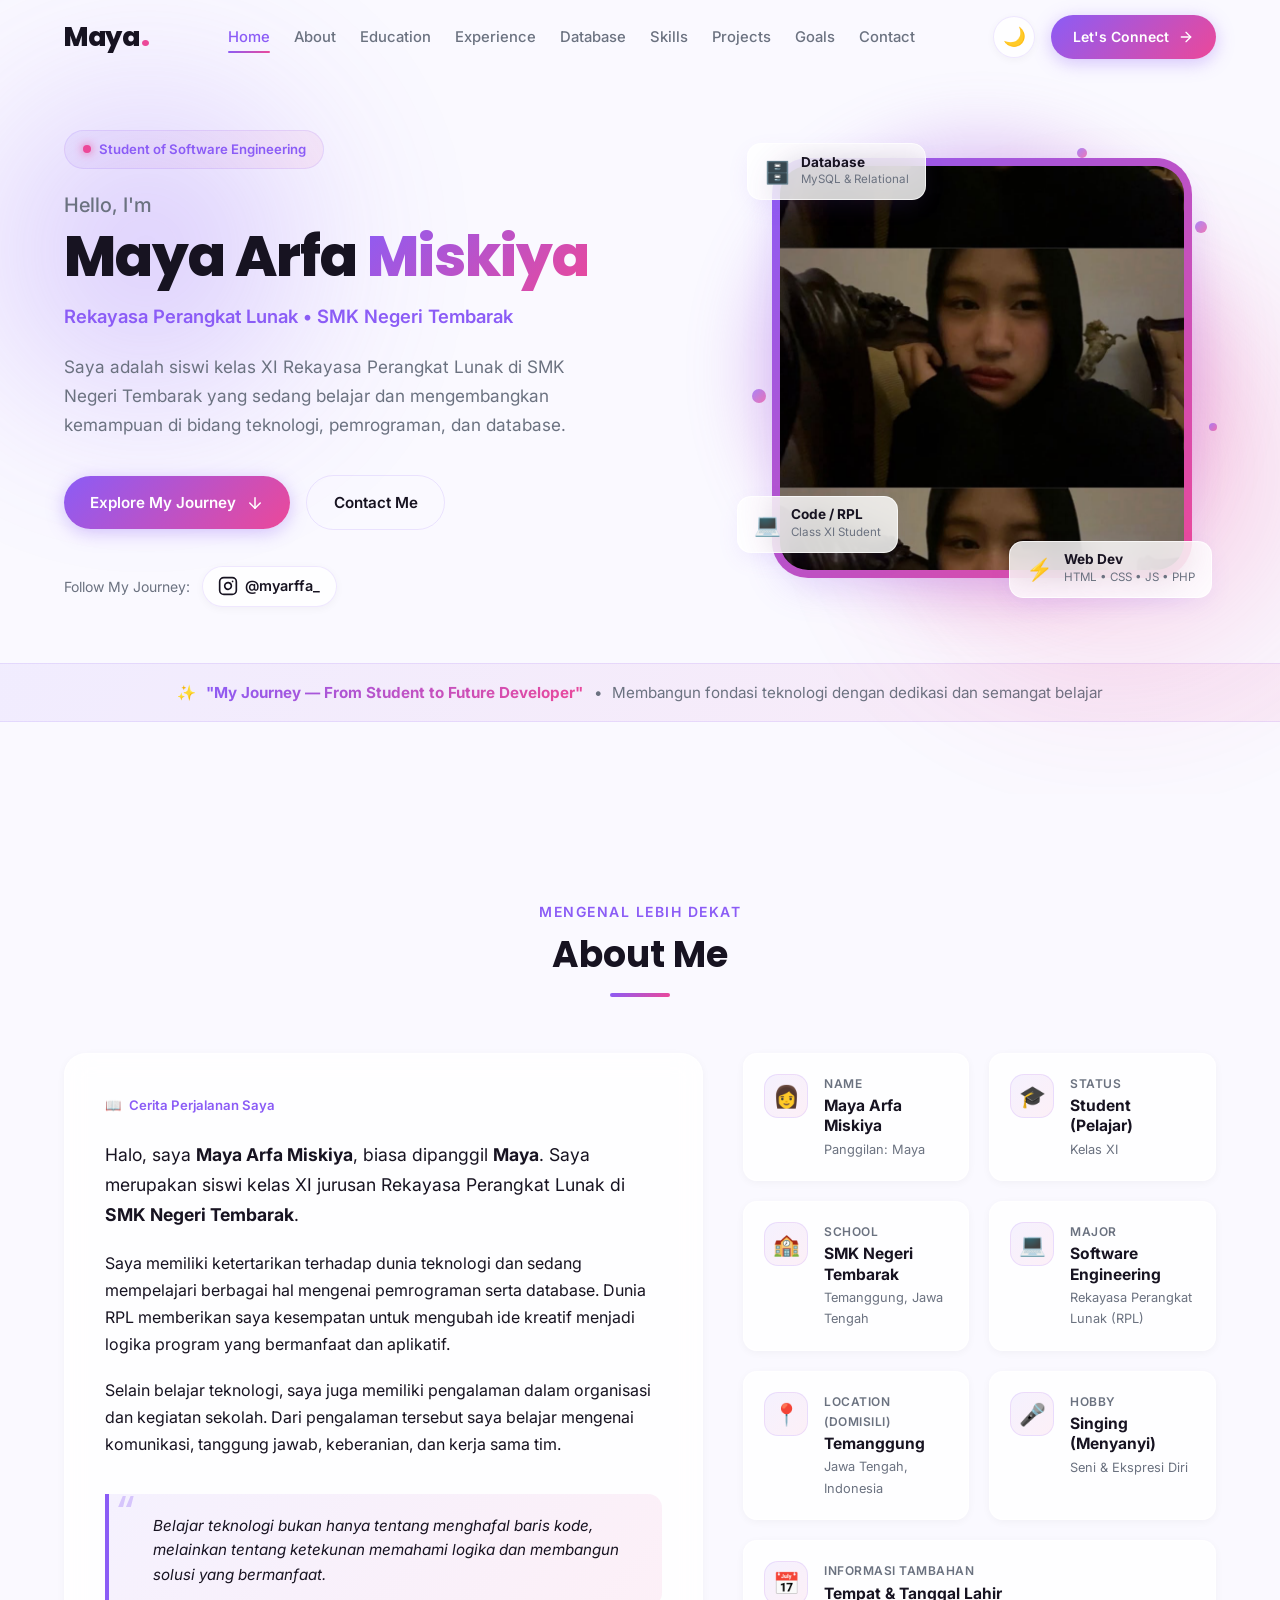
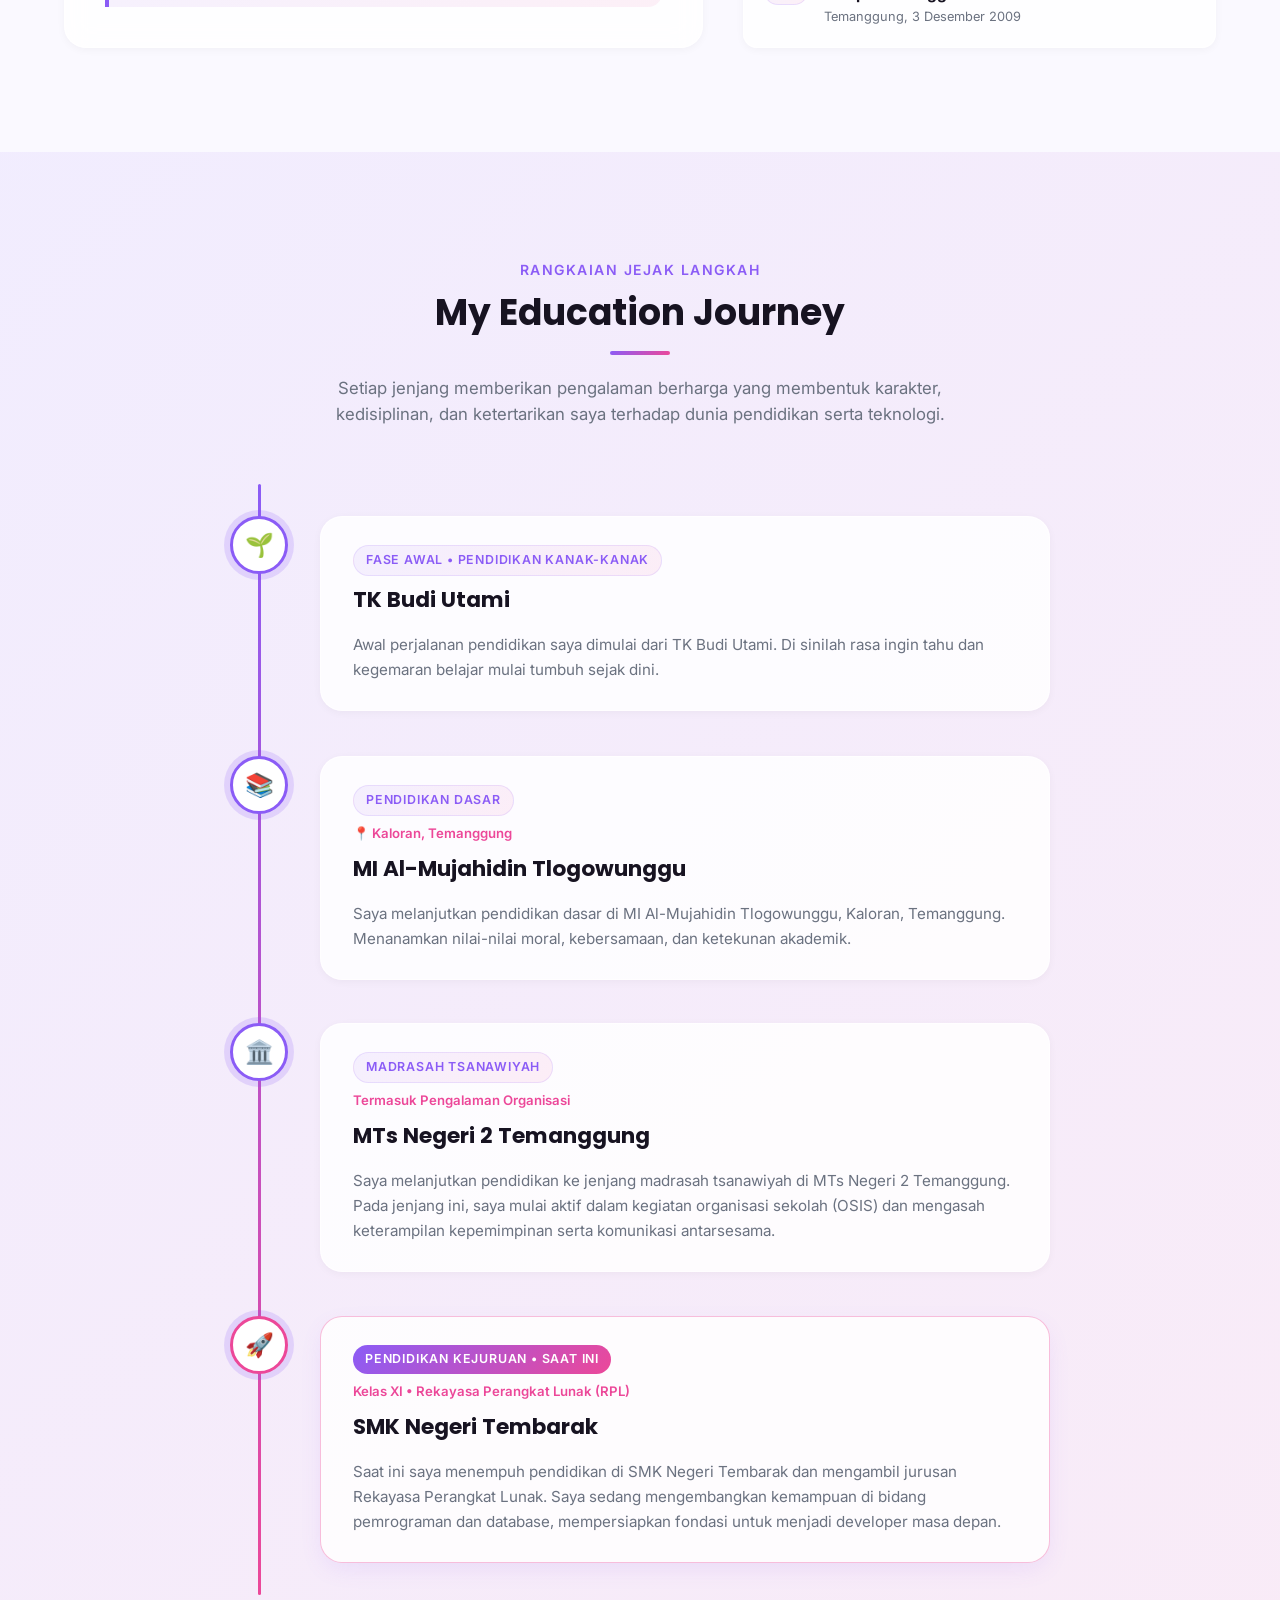
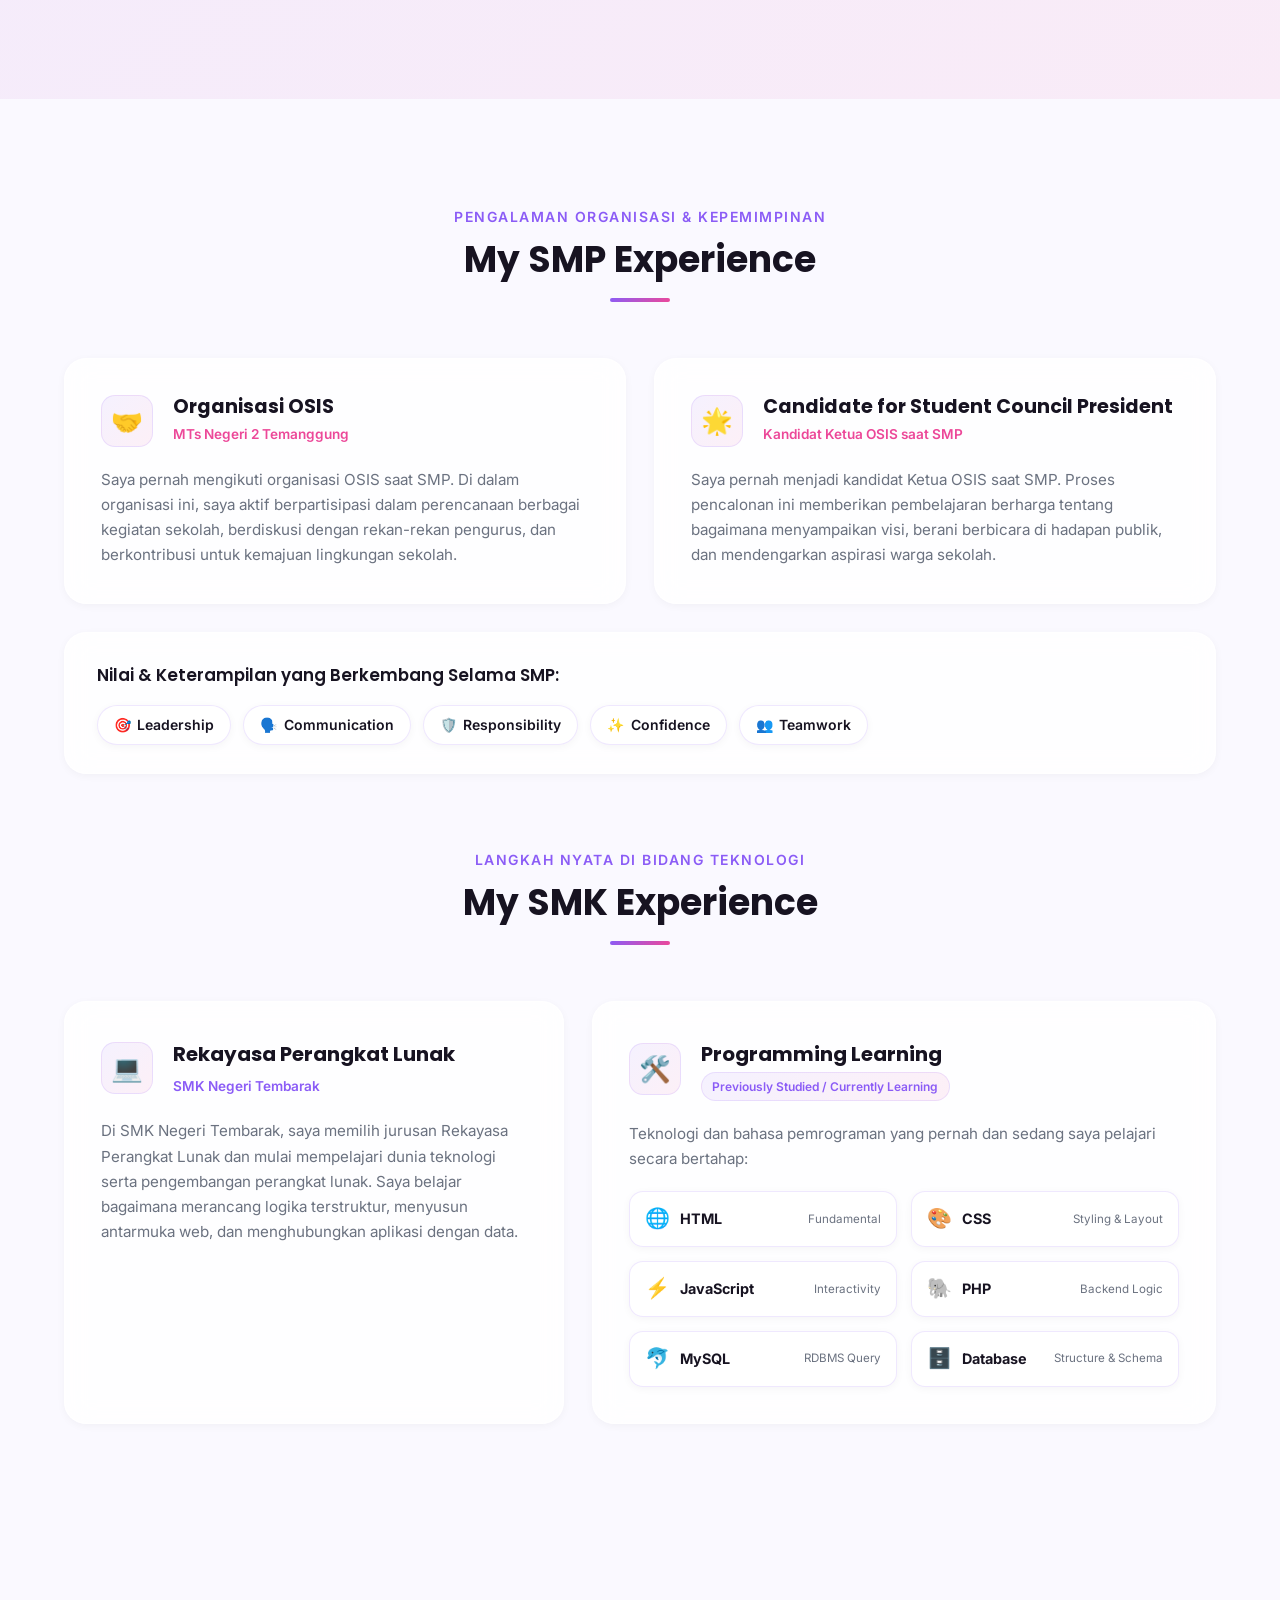
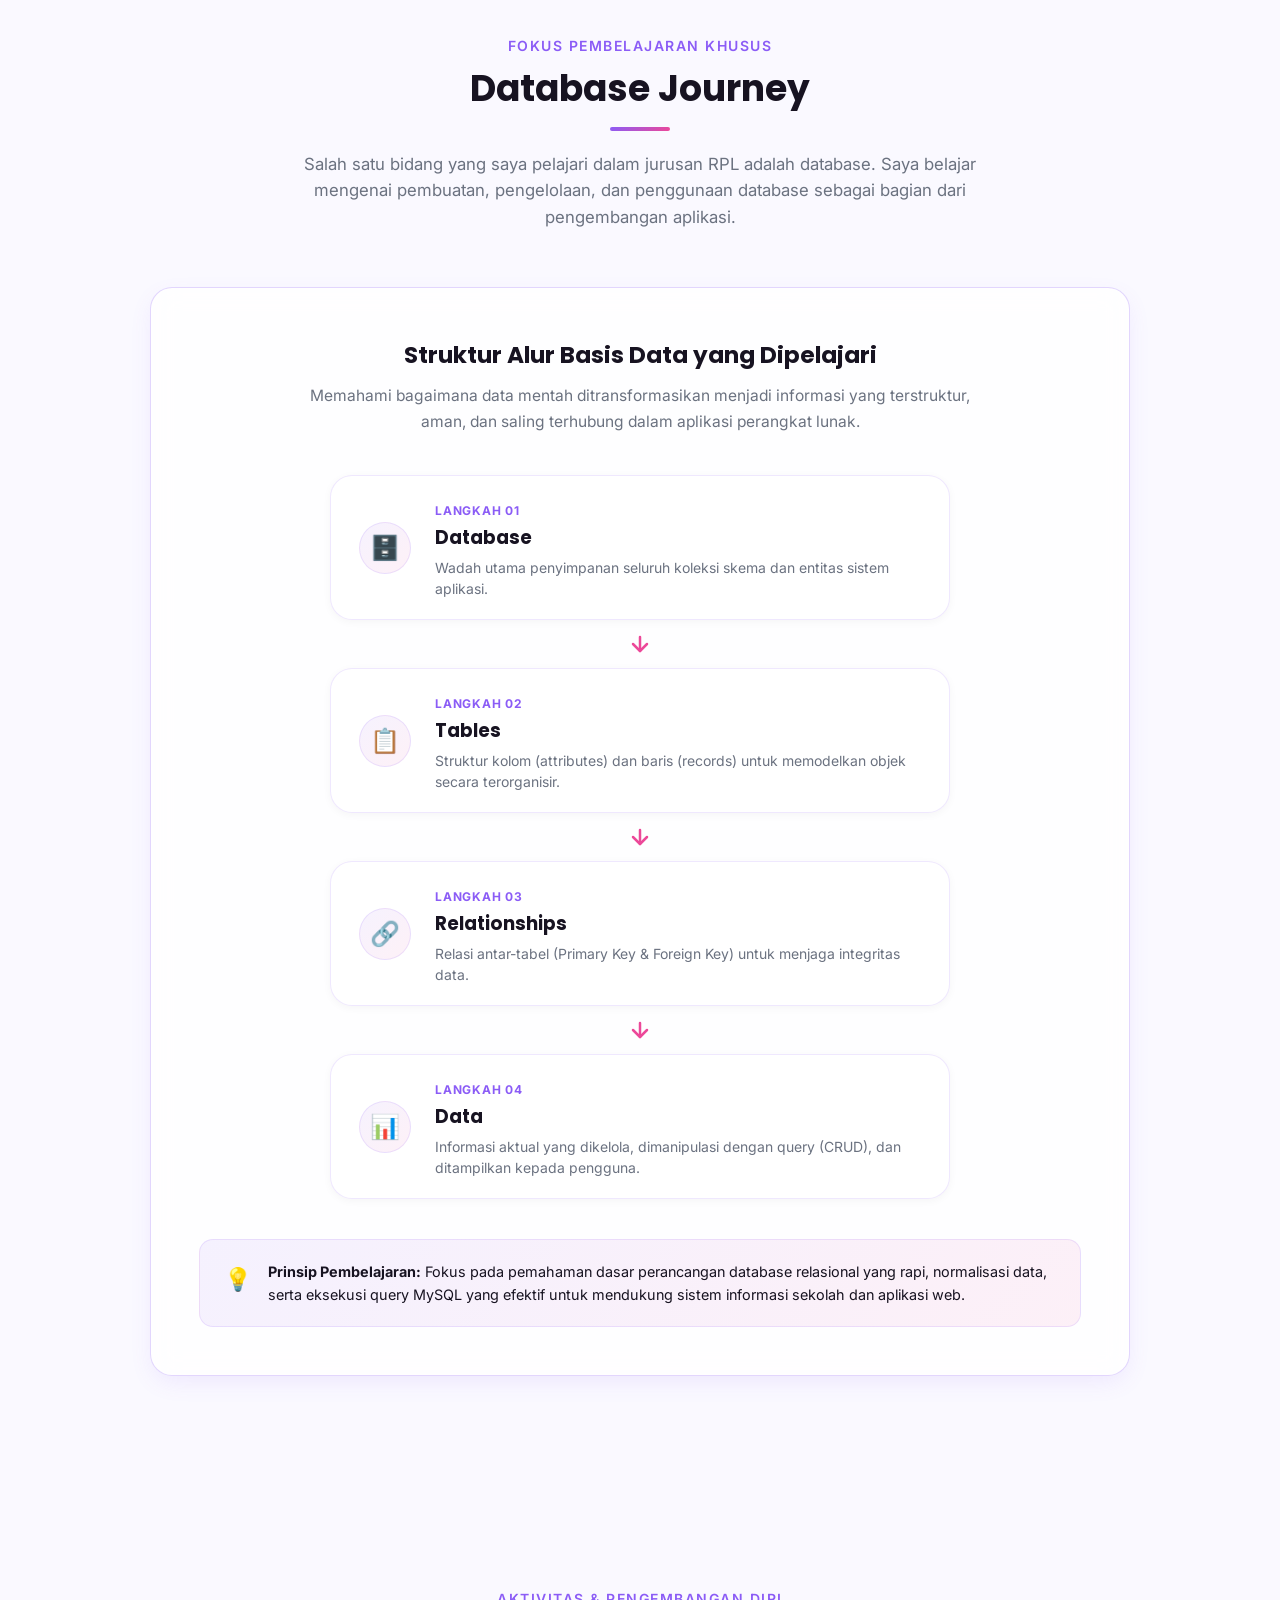
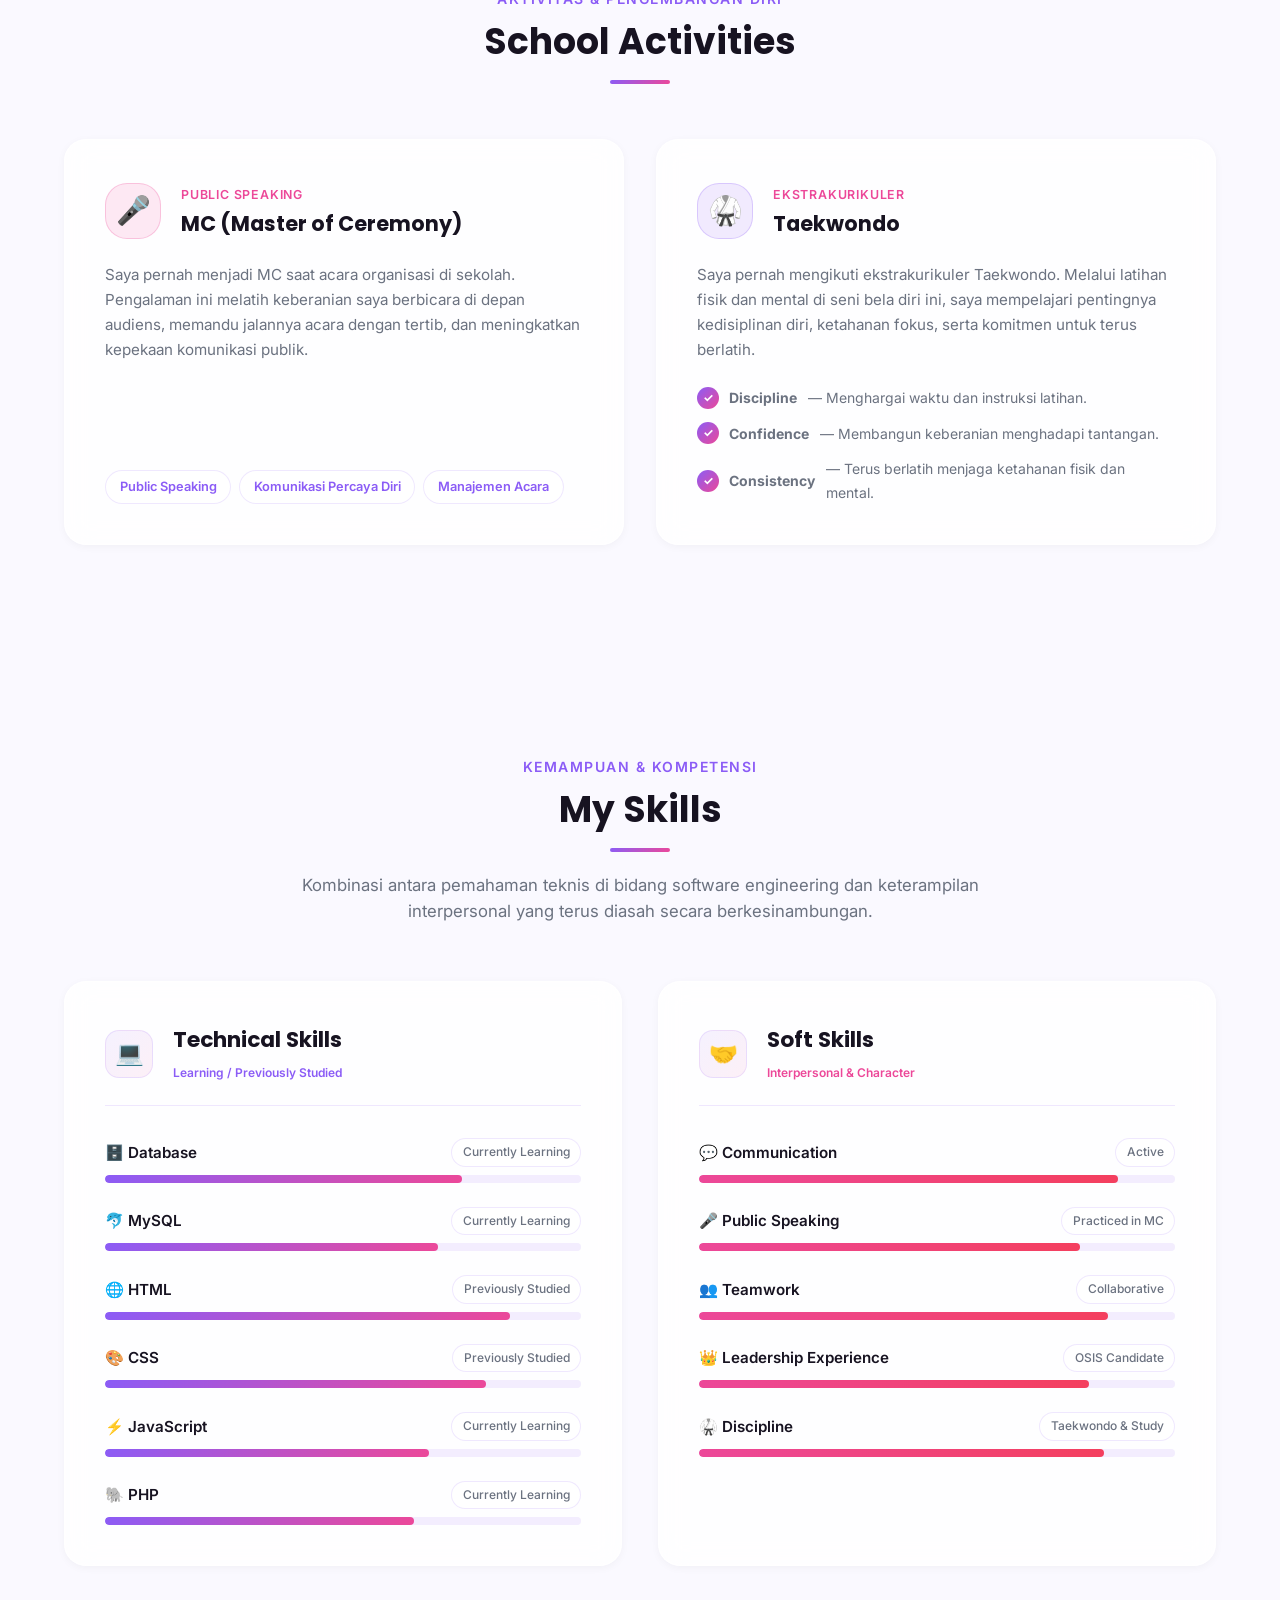
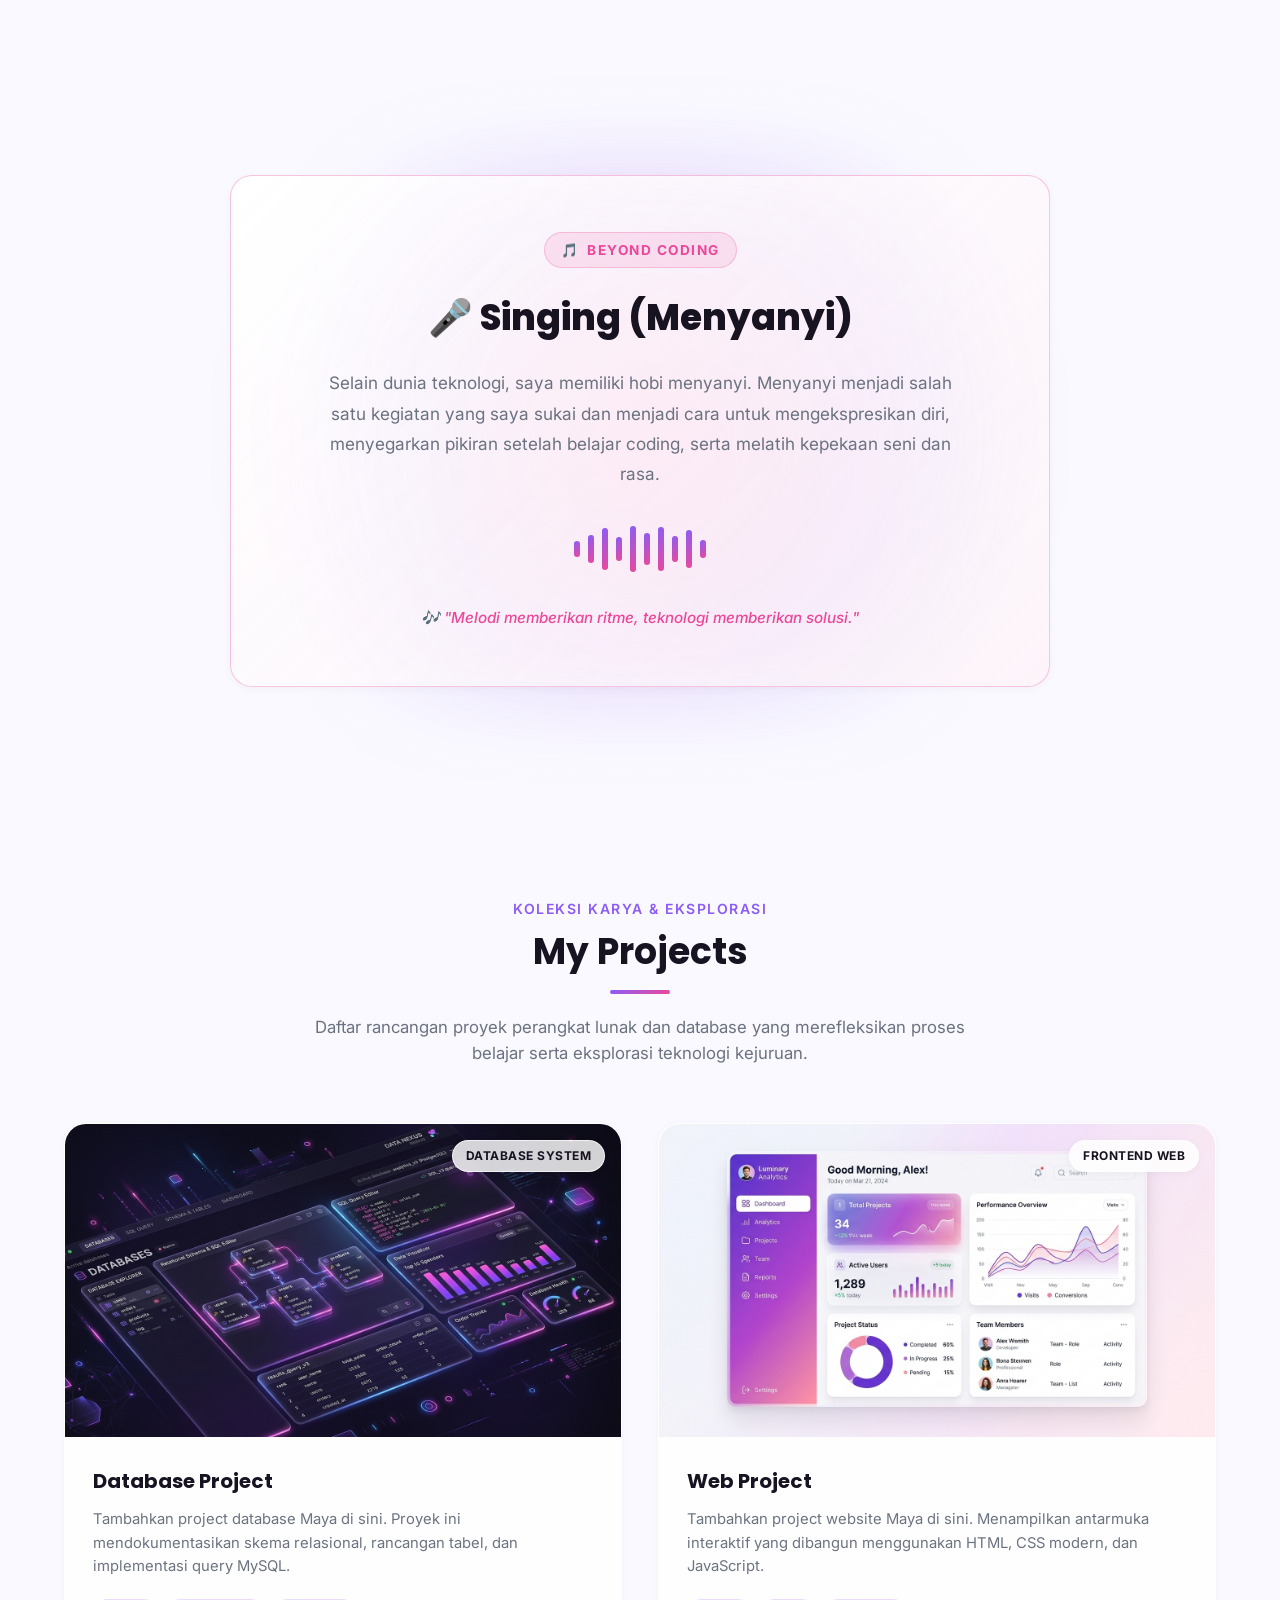
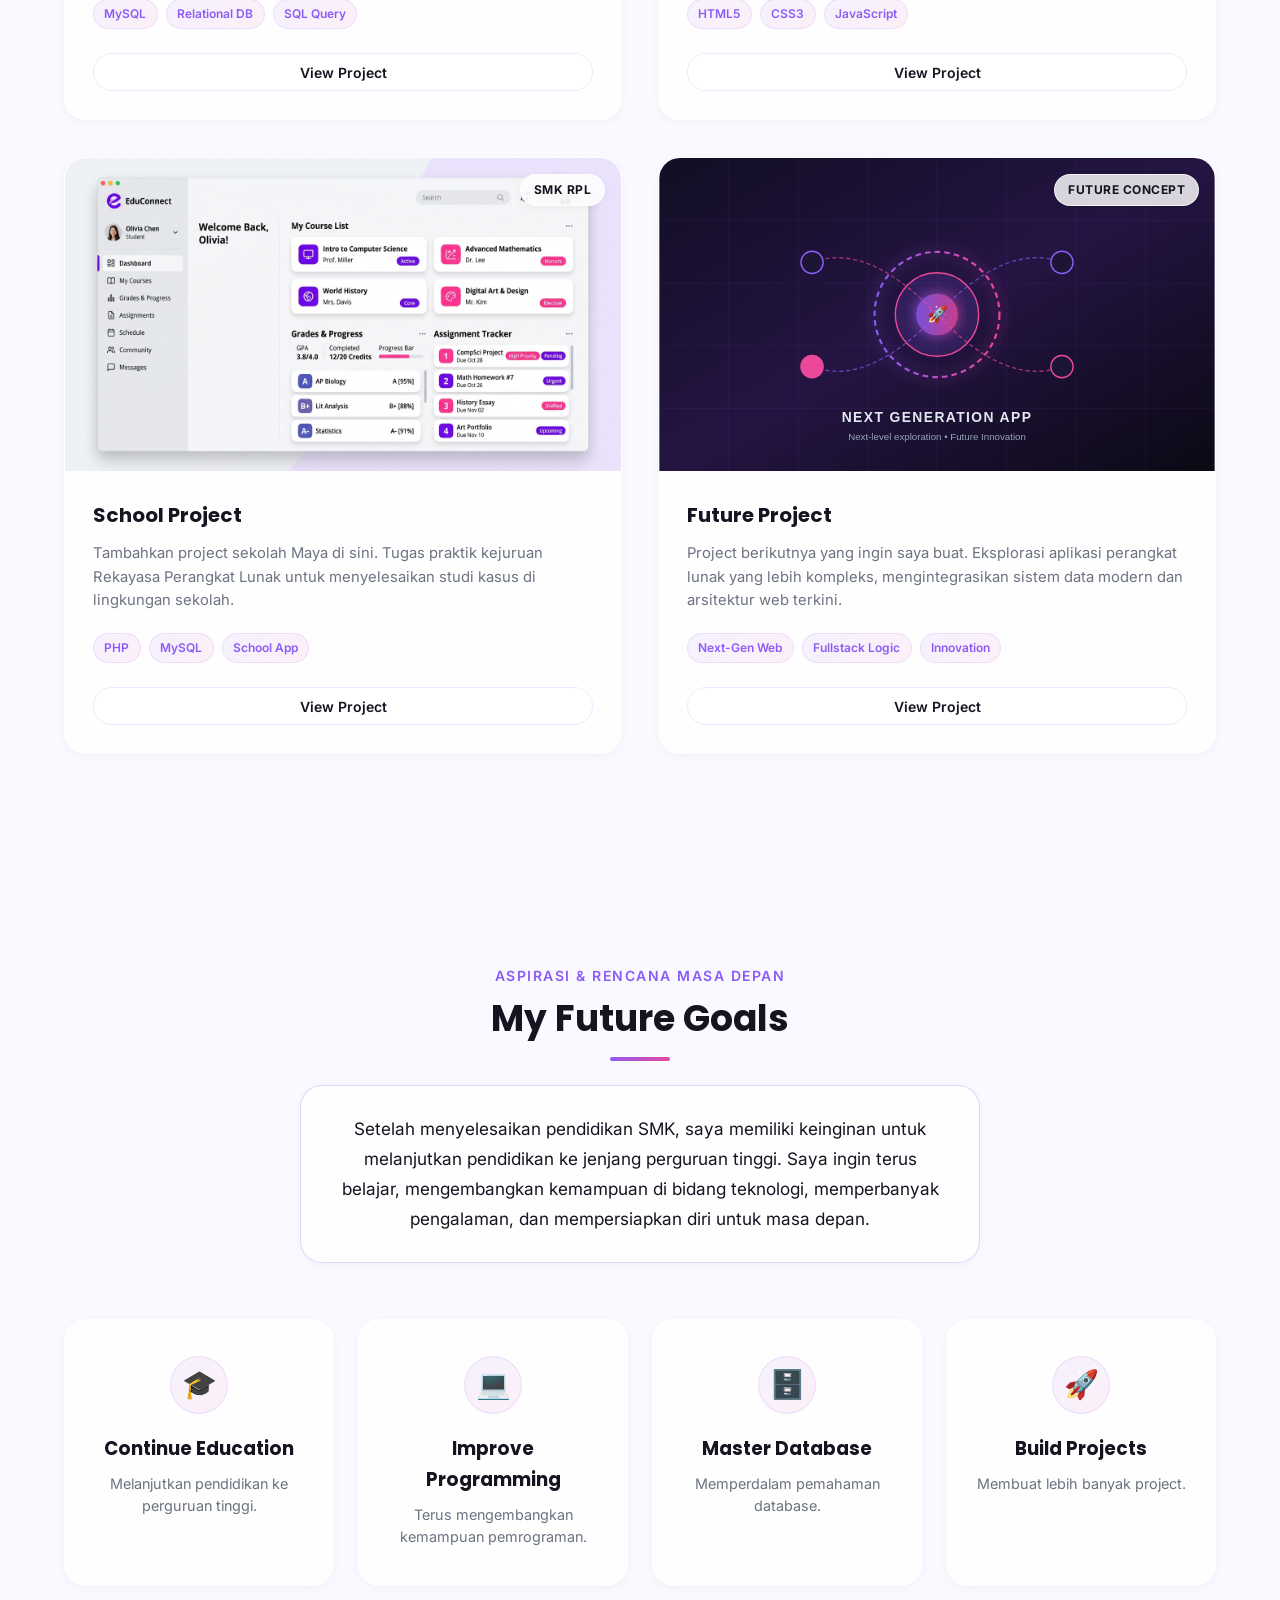
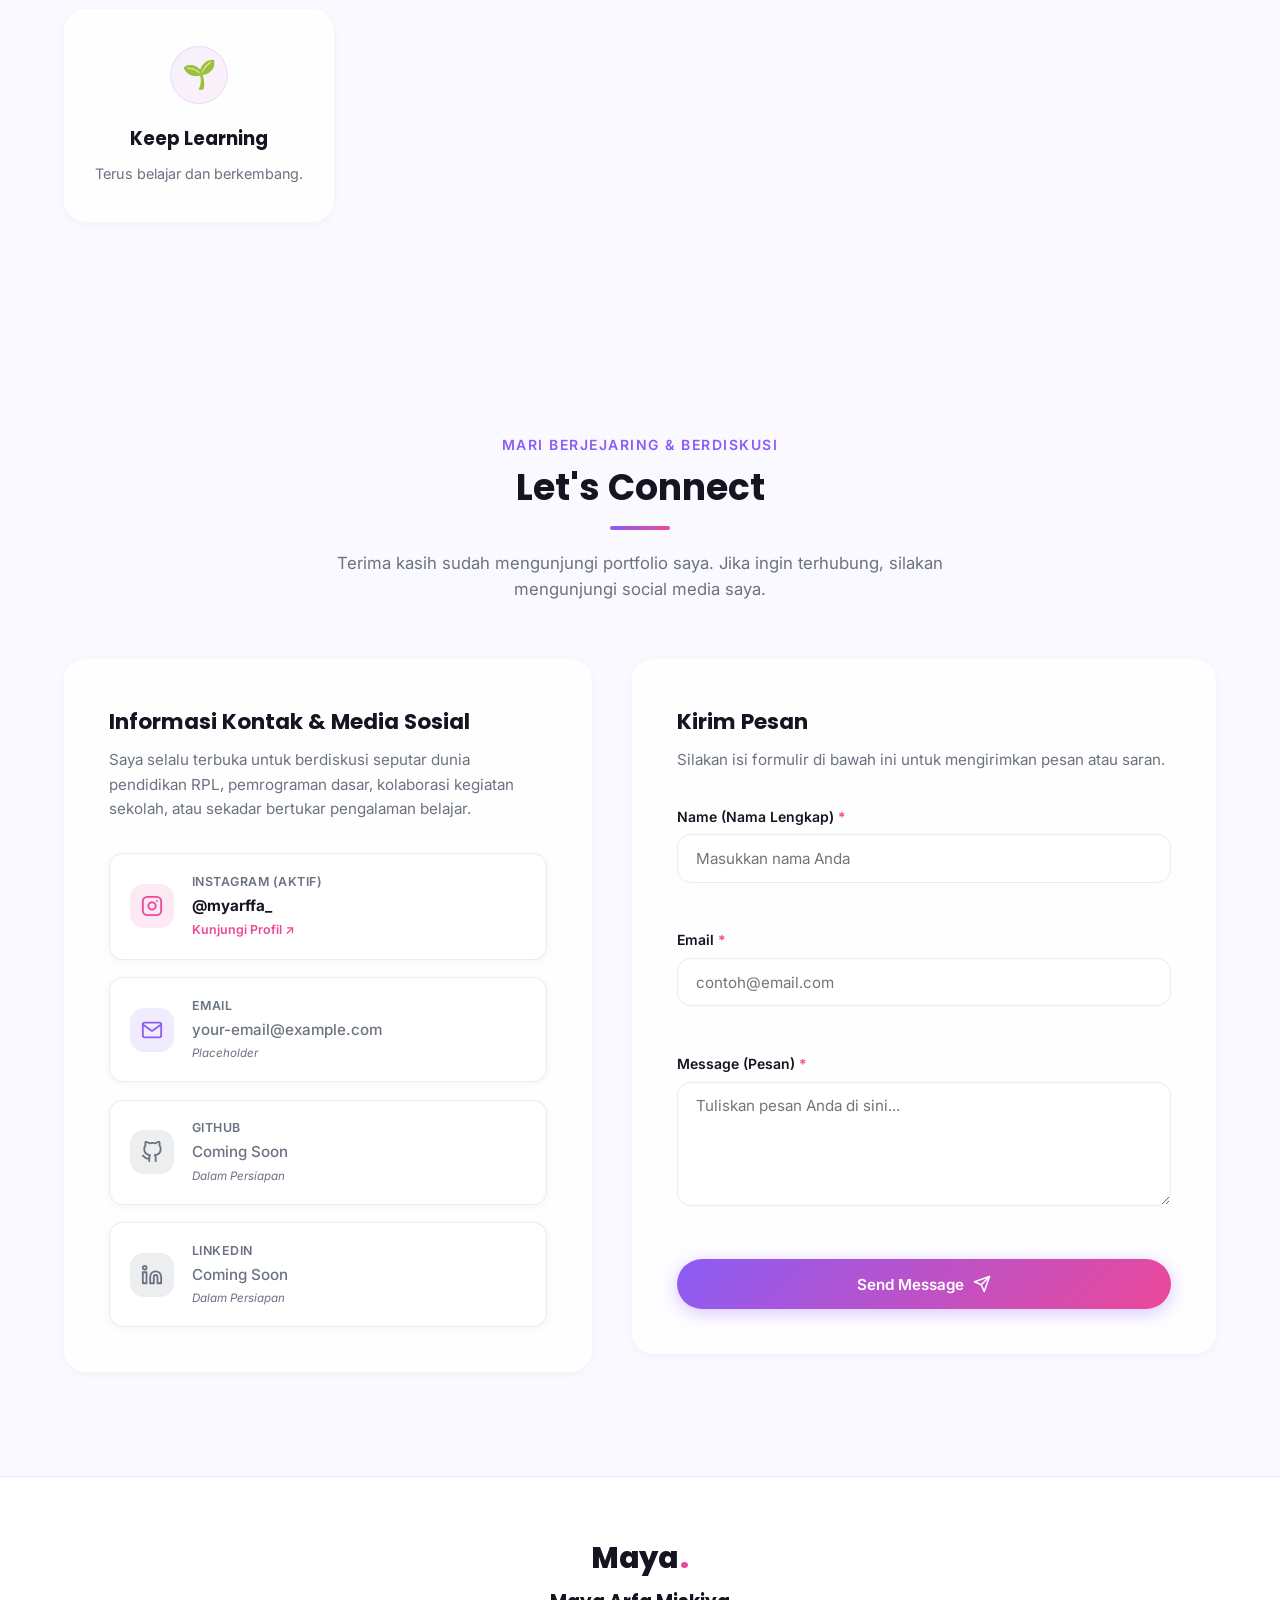
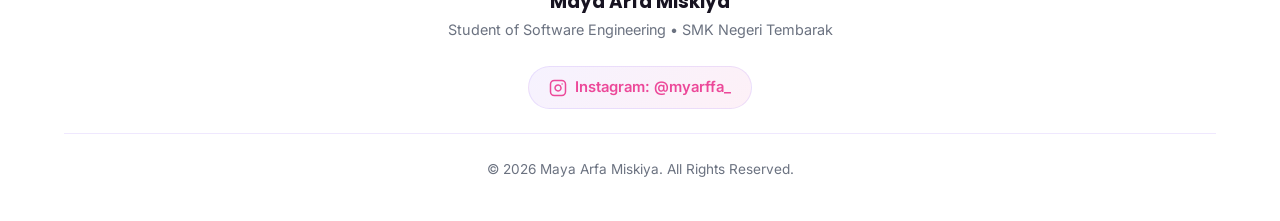
<file: index.html>
<!DOCTYPE html>
<html lang="id" data-theme="light">

<head>
  <meta charset="UTF-8">
  <meta name="viewport" content="width=device-width, initial-scale=1.0">
  <title>Maya Arfa Miskiya | Student of Software Engineering</title>

  <!-- SEO & Open Graph Meta Tags -->
  <meta name="description"
    content="Portfolio pribadi Maya Arfa Miskiya, siswi kelas XI Rekayasa Perangkat Lunak di SMK Negeri Tembarak.">
  <meta name="keywords"
    content="Maya Arfa Miskiya, Portfolio, SMK Negeri Tembarak, Rekayasa Perangkat Lunak, RPL, Siswi RPL, Web Developer, Database">
  <meta name="author" content="Maya Arfa Miskiya">
  <meta name="robots" content="index, follow">
  <meta name="theme-color" content="#8B5CF6">

  <meta property="og:title" content="Maya Arfa Miskiya | Student of Software Engineering">
  <meta property="og:description"
    content="Portfolio pribadi Maya Arfa Miskiya, siswi kelas XI Rekayasa Perangkat Lunak di SMK Negeri Tembarak.">
  <meta property="og:type" content="website">
  <meta property="og:image" content="assets/images/profile.jpg">

  <!-- Fonts -->
  <link rel="preconnect" href="https://fonts.googleapis.com">
  <link rel="preconnect" href="https://fonts.gstatic.com" crossorigin>
  <link
    href="https://fonts.googleapis.com/css2?family=Inter:wght@300;400;500;600;700&family=Poppins:wght@400;500;600;700;800&display=swap"
    rel="stylesheet">

  <!-- Stylesheet -->
  <link rel="stylesheet" href="style.css">
</head>

<body>

  <!-- ================= NAVBAR ================= -->
  <header class="site-header" id="header">
    <div class="nav-container">
      <a href="#home" class="brand-logo" aria-label="Beranda Maya Arfa Miskiya">
        Maya<span class="brand-dot">.</span>
      </a>

      <!-- Desktop Navigation Menu -->
      <nav class="nav-menu" id="navMenu" aria-label="Main Navigation">
        <ul class="nav-list">
          <li class="nav-item"><a href="#home" class="nav-link active">Home</a></li>
          <li class="nav-item"><a href="#about" class="nav-link">About</a></li>
          <li class="nav-item"><a href="#education" class="nav-link">Education</a></li>
          <li class="nav-item"><a href="#experience" class="nav-link">Experience</a></li>
          <li class="nav-item"><a href="#database" class="nav-link">Database</a></li>
          <li class="nav-item"><a href="#skills" class="nav-link">Skills</a></li>
          <li class="nav-item"><a href="#projects" class="nav-link">Projects</a></li>
          <li class="nav-item"><a href="#goals" class="nav-link">Goals</a></li>
          <li class="nav-item"><a href="#contact" class="nav-link">Contact</a></li>
        </ul>
      </nav>

      <!-- Nav Actions (Theme Toggle & CTA) -->
      <div class="nav-actions">
        <button id="themeToggleBtn" class="theme-toggle-btn" aria-label="Ganti mode gelap/terang"
          title="Toggle Dark/Light Mode">
          <span class="theme-icon sun-icon" aria-hidden="true">☀️</span>
          <span class="theme-icon moon-icon" aria-hidden="true">🌙</span>
        </button>

        <a href="#contact" class="btn btn-primary btn-nav-cta">
          Let's Connect
          <svg class="btn-icon" width="16" height="16" viewBox="0 0 24 24" fill="none" stroke="currentColor"
            stroke-width="2" stroke-linecap="round" stroke-linejoin="round">
            <line x1="5" y1="12" x2="19" y2="12"></line>
            <polyline points="12 5 19 12 12 19"></polyline>
          </svg>
        </a>

        <!-- Mobile Hamburger Button -->
        <button id="hamburgerBtn" class="hamburger-btn" aria-label="Buka Menu Navigasi" aria-expanded="false"
          aria-controls="navMenu">
          <span class="hamburger-bar"></span>
          <span class="hamburger-bar"></span>
          <span class="hamburger-bar"></span>
        </button>
      </div>
    </div>
  </header>

  <!-- ================= MAIN CONTENT ================= -->
  <main id="main-content">

    <!-- ================= 1. HERO SECTION ================= -->
    <section id="home" class="hero-section">
      <div class="glow-orb glow-orb-1"></div>
      <div class="glow-orb glow-orb-2"></div>

      <div class="container hero-grid">
        <!-- Hero Left Column (Content) -->
        <div class="hero-content reveal-item">
          <div class="hero-badge">
            <span class="badge-dot"></span>
            Student of Software Engineering
          </div>

          <p class="hero-greeting">Hello, I'm</p>
          <h1 class="hero-name">Maya Arfa <span class="gradient-text">Miskiya</span></h1>

          <p class="hero-role-title">Rekayasa Perangkat Lunak • SMK Negeri Tembarak</p>

          <p class="hero-description">
            Saya adalah siswi kelas XI Rekayasa Perangkat Lunak di SMK Negeri Tembarak yang sedang belajar dan
            mengembangkan kemampuan di bidang teknologi, pemrograman, dan database.
          </p>

          <div class="hero-cta-group">
            <a href="#about" class="btn btn-primary">
              Explore My Journey
              <svg width="18" height="18" viewBox="0 0 24 24" fill="none" stroke="currentColor" stroke-width="2"
                stroke-linecap="round" stroke-linejoin="round">
                <line x1="12" y1="5" x2="12" y2="19"></line>
                <polyline points="19 12 12 19 5 12"></polyline>
              </svg>
            </a>
            <a href="#contact" class="btn btn-outline">
              Contact Me
            </a>
          </div>

          <div class="hero-social">
            <span class="social-label">Follow My Journey:</span>
            <a href="https://www.instagram.com/myarffa_/" target="_blank" rel="noopener noreferrer"
              class="social-link instagram-link" aria-label="Instagram Maya @myarffa_">
              <svg width="20" height="20" viewBox="0 0 24 24" fill="none" stroke="currentColor" stroke-width="2"
                stroke-linecap="round" stroke-linejoin="round">
                <rect x="2" y="2" width="20" height="20" rx="5" ry="5"></rect>
                <path d="M16 11.37A4 4 0 1 1 12.63 8 4 4 0 0 1 16 11.37z"></path>
                <line x1="17.5" y1="6.5" x2="17.51" y2="6.5"></line>
              </svg>
              <span>@myarffa_</span>
            </a>
          </div>
        </div>

        <!-- Hero Right Column (Photo & Floating Decors) -->
        <div class="hero-visual reveal-item">
          <div class="profile-card-wrapper">
            <!-- Background aura circle -->
            <div class="profile-aura"></div>

            <!-- Profile Photo Container -->
            <!-- GANTI DENGAN FOTO MAYA -->
            <div class="profile-photo-container">
              <img src="assets/images/foto-maya.jpg" alt="Foto Profil Maya Arfa Miskiya" class="profile-img" width="460"
                height="460" loading="eager">
              <div class="photo-overlay-glow"></div>
            </div>

            <!-- Floating Tech Badges -->
            <div class="floating-badge badge-database" title="Database Learning">
              <span class="float-icon">🗄️</span>
              <div class="float-text">
                <span class="float-title">Database</span>
                <span class="float-subtitle">MySQL & Relational</span>
              </div>
            </div>

            <div class="floating-badge badge-code" title="Coding & RPL">
              <span class="float-icon">💻</span>
              <div class="float-text">
                <span class="float-title">Code / RPL</span>
                <span class="float-subtitle">Class XI Student</span>
              </div>
            </div>

            <div class="floating-badge badge-laptop" title="Web Technologies">
              <span class="float-icon">⚡</span>
              <div class="float-text">
                <span class="float-title">Web Dev</span>
                <span class="float-subtitle">HTML • CSS • JS • PHP</span>
              </div>
            </div>

            <!-- Floating Particles -->
            <div class="floating-particle p1"></div>
            <div class="floating-particle p2"></div>
            <div class="floating-particle p3"></div>
            <div class="floating-particle p4"></div>
          </div>
        </div>
      </div>

      <!-- Story Concept Banner -->
      <div class="concept-strip">
        <div class="container concept-container">
          <span class="concept-icon">✨</span>
          <span class="concept-tagline">"My Journey — From Student to Future Developer"</span>
          <span class="concept-dots">•</span>
          <span class="concept-sub">Membangun fondasi teknologi dengan dedikasi dan semangat belajar</span>
        </div>
      </div>
    </section>

    <!-- ================= 2. ABOUT ME ================= -->
    <section id="about" class="section about-section">
      <div class="container">
        <div class="section-header reveal-item">
          <span class="section-subtitle">Mengenal Lebih Dekat</span>
          <h2 class="section-title">About Me</h2>
          <div class="section-title-line"></div>
        </div>

        <div class="about-grid">
          <!-- Storytelling Bio -->
          <div class="about-story glass-card reveal-item">
            <div class="story-badge">
              <span class="story-badge-icon">📖</span>
              <span>Cerita Perjalanan Saya</span>
            </div>
            <p class="story-lead">
              Halo, saya <strong>Maya Arfa Miskiya</strong>, biasa dipanggil <strong>Maya</strong>. Saya merupakan siswi
              kelas XI jurusan Rekayasa Perangkat Lunak di <strong>SMK Negeri Tembarak</strong>.
            </p>
            <p>
              Saya memiliki ketertarikan terhadap dunia teknologi dan sedang mempelajari berbagai hal mengenai
              pemrograman serta database. Dunia RPL memberikan saya kesempatan untuk mengubah ide kreatif menjadi logika
              program yang bermanfaat dan aplikatif.
            </p>
            <p>
              Selain belajar teknologi, saya juga memiliki pengalaman dalam organisasi dan kegiatan sekolah. Dari
              pengalaman tersebut saya belajar mengenai komunikasi, tanggung jawab, keberanian, dan kerja sama tim.
            </p>

            <div class="quote-card">
              <span class="quote-mark">“</span>
              <p class="quote-text">
                Belajar teknologi bukan hanya tentang menghafal baris kode, melainkan tentang ketekunan memahami logika
                dan membangun solusi yang bermanfaat.
              </p>
            </div>
          </div>

          <!-- Information Cards Grid -->
          <div class="info-cards-grid reveal-item">
            <div class="info-card">
              <div class="info-icon-wrapper icon-name">👩</div>
              <div class="info-details">
                <span class="info-label">Name</span>
                <strong class="info-value">Maya Arfa Miskiya</strong>
                <span class="info-sub">Panggilan: Maya</span>
              </div>
            </div>

            <div class="info-card">
              <div class="info-icon-wrapper icon-status">🎓</div>
              <div class="info-details">
                <span class="info-label">Status</span>
                <strong class="info-value">Student (Pelajar)</strong>
                <span class="info-sub">Kelas XI</span>
              </div>
            </div>

            <div class="info-card">
              <div class="info-icon-wrapper icon-school">🏫</div>
              <div class="info-details">
                <span class="info-label">School</span>
                <strong class="info-value">SMK Negeri Tembarak</strong>
                <span class="info-sub">Temanggung, Jawa Tengah</span>
              </div>
            </div>

            <div class="info-card">
              <div class="info-icon-wrapper icon-major">💻</div>
              <div class="info-details">
                <span class="info-label">Major</span>
                <strong class="info-value">Software Engineering</strong>
                <span class="info-sub">Rekayasa Perangkat Lunak (RPL)</span>
              </div>
            </div>

            <div class="info-card">
              <div class="info-icon-wrapper icon-loc">📍</div>
              <div class="info-details">
                <span class="info-label">Location (Domisili)</span>
                <strong class="info-value">Temanggung</strong>
                <span class="info-sub">Jawa Tengah, Indonesia</span>
              </div>
            </div>

            <div class="info-card">
              <div class="info-icon-wrapper icon-hobby">🎤</div>
              <div class="info-details">
                <span class="info-label">Hobby</span>
                <strong class="info-value">Singing (Menyanyi)</strong>
                <span class="info-sub">Seni & Ekspresi Diri</span>
              </div>
            </div>

            <!-- Additional Info Card (Birthdate & Birthplace) -->
            <div class="info-card info-card-full">
              <div class="info-icon-wrapper icon-calendar">📅</div>
              <div class="info-details">
                <span class="info-label">Informasi Tambahan</span>
                <strong class="info-value">Tempat & Tanggal Lahir</strong>
                <span class="info-sub">Temanggung, 3 Desember 2009</span>
              </div>
            </div>
          </div>
        </div>
      </div>
    </section>

    <!-- ================= 3. EDUCATION JOURNEY ================= -->
    <section id="education" class="section education-section">
      <div class="container">
        <div class="section-header reveal-item">
          <span class="section-subtitle">Rangkaian Jejak Langkah</span>
          <h2 class="section-title">My Education Journey</h2>
          <div class="section-title-line"></div>
          <p class="section-intro">
            Setiap jenjang memberikan pengalaman berharga yang membentuk karakter, kedisiplinan, dan ketertarikan saya
            terhadap dunia pendidikan serta teknologi.
          </p>
        </div>

        <div class="timeline-container">
          <div class="timeline-track"></div>

          <!-- Timeline Item 1: TK -->
          <div class="timeline-item reveal-item">
            <div class="timeline-node">
              <span class="timeline-icon">🌱</span>
            </div>
            <div class="timeline-card glass-card">
              <div class="timeline-header">
                <span class="timeline-period-badge">Fase Awal • Pendidikan Kanak-Kanak</span>
                <h3 class="timeline-school-name">TK Budi Utami</h3>
              </div>
              <p class="timeline-desc">
                Awal perjalanan pendidikan saya dimulai dari TK Budi Utami. Di sinilah rasa ingin tahu dan kegemaran
                belajar mulai tumbuh sejak dini.
              </p>
            </div>
          </div>

          <!-- Timeline Item 2: MI -->
          <div class="timeline-item reveal-item">
            <div class="timeline-node">
              <span class="timeline-icon">📚</span>
            </div>
            <div class="timeline-card glass-card">
              <div class="timeline-header">
                <span class="timeline-period-badge">Pendidikan Dasar</span>
                <span class="timeline-location-tag">📍 Kaloran, Temanggung</span>
                <h3 class="timeline-school-name">MI Al-Mujahidin Tlogowunggu</h3>
              </div>
              <p class="timeline-desc">
                Saya melanjutkan pendidikan dasar di MI Al-Mujahidin Tlogowunggu, Kaloran, Temanggung. Menanamkan
                nilai-nilai moral, kebersamaan, dan ketekunan akademik.
              </p>
            </div>
          </div>

          <!-- Timeline Item 3: MTs -->
          <div class="timeline-item reveal-item">
            <div class="timeline-node">
              <span class="timeline-icon">🏛️</span>
            </div>
            <div class="timeline-card glass-card">
              <div class="timeline-header">
                <span class="timeline-period-badge">Madrasah Tsanawiyah</span>
                <span class="timeline-badge-highlight">Termasuk Pengalaman Organisasi</span>
                <h3 class="timeline-school-name">MTs Negeri 2 Temanggung</h3>
              </div>
              <p class="timeline-desc">
                Saya melanjutkan pendidikan ke jenjang madrasah tsanawiyah di MTs Negeri 2 Temanggung. Pada jenjang ini,
                saya mulai aktif dalam kegiatan organisasi sekolah (OSIS) dan mengasah keterampilan kepemimpinan serta
                komunikasi antarsesama.
              </p>
            </div>
          </div>

          <!-- Timeline Item 4: SMK (Current) -->
          <div class="timeline-item timeline-item-current reveal-item">
            <div class="timeline-node active-node">
              <span class="timeline-icon">🚀</span>
            </div>
            <div class="timeline-card glass-card active-card">
              <div class="timeline-header">
                <span class="timeline-period-badge badge-active">Pendidikan Kejuruan • Saat Ini</span>
                <span class="timeline-class-tag">Kelas XI • Rekayasa Perangkat Lunak (RPL)</span>
                <h3 class="timeline-school-name">SMK Negeri Tembarak</h3>
              </div>
              <p class="timeline-desc">
                Saat ini saya menempuh pendidikan di SMK Negeri Tembarak dan mengambil jurusan Rekayasa Perangkat Lunak.
                Saya sedang mengembangkan kemampuan di bidang pemrograman dan database, mempersiapkan fondasi untuk
                menjadi developer masa depan.
              </p>
            </div>
          </div>
        </div>
      </div>
    </section>

    <!-- ================= 4. SMP & SMK EXPERIENCE ================= -->
    <section id="experience" class="section experience-section">
      <div class="container">
        <!-- 4a. SMP Experience -->
        <div class="experience-block">
          <div class="section-header reveal-item">
            <span class="section-subtitle">Pengalaman Organisasi & Kepemimpinan</span>
            <h2 class="section-title">My SMP Experience</h2>
            <div class="section-title-line"></div>
          </div>

          <div class="experience-grid">
            <div class="experience-card glass-card reveal-item">
              <div class="exp-card-header">
                <div class="exp-icon-box">🤝</div>
                <div>
                  <h3 class="exp-role">Organisasi OSIS</h3>
                  <span class="exp-meta">MTs Negeri 2 Temanggung</span>
                </div>
              </div>
              <p class="exp-text">
                Saya pernah mengikuti organisasi OSIS saat SMP. Di dalam organisasi ini, saya aktif berpartisipasi dalam
                perencanaan berbagai kegiatan sekolah, berdiskusi dengan rekan-rekan pengurus, dan berkontribusi untuk
                kemajuan lingkungan sekolah.
              </p>
            </div>

            <div class="experience-card glass-card reveal-item">
              <div class="exp-card-header">
                <div class="exp-icon-box">🌟</div>
                <div>
                  <h3 class="exp-role">Candidate for Student Council President</h3>
                  <span class="exp-meta">Kandidat Ketua OSIS saat SMP</span>
                </div>
              </div>
              <p class="exp-text">
                Saya pernah menjadi kandidat Ketua OSIS saat SMP. Proses pencalonan ini memberikan pembelajaran berharga
                tentang bagaimana menyampaikan visi, berani berbicara di hadapan publik, dan mendengarkan aspirasi warga
                sekolah.
              </p>
            </div>
          </div>

          <!-- Skills developed in SMP -->
          <div class="skills-growth-card glass-card reveal-item">
            <h4 class="growth-title">Nilai & Keterampilan yang Berkembang Selama SMP:</h4>
            <div class="growth-tags">
              <span class="growth-tag"><span class="growth-icon">🎯</span> Leadership</span>
              <span class="growth-tag"><span class="growth-icon">🗣️</span> Communication</span>
              <span class="growth-tag"><span class="growth-icon">🛡️</span> Responsibility</span>
              <span class="growth-tag"><span class="growth-icon">✨</span> Confidence</span>
              <span class="growth-tag"><span class="growth-icon">👥</span> Teamwork</span>
            </div>
          </div>
        </div>

        <!-- 4b. SMK Experience -->
        <div class="experience-block smk-block">
          <div class="section-header reveal-item">
            <span class="section-subtitle">Langkah Nyata di Bidang Teknologi</span>
            <h2 class="section-title">My SMK Experience</h2>
            <div class="section-title-line"></div>
          </div>

          <div class="smk-grid">
            <div class="smk-intro-card glass-card reveal-item">
              <div class="tech-card-header">
                <div class="tech-icon-box">💻</div>
                <div>
                  <h3 class="tech-title">Rekayasa Perangkat Lunak</h3>
                  <span class="tech-meta">SMK Negeri Tembarak</span>
                </div>
              </div>
              <p class="smk-desc">
                Di SMK Negeri Tembarak, saya memilih jurusan Rekayasa Perangkat Lunak dan mulai mempelajari dunia
                teknologi serta pengembangan perangkat lunak. Saya belajar bagaimana merancang logika terstruktur,
                menyusun antarmuka web, dan menghubungkan aplikasi dengan data.
              </p>
            </div>

            <div class="smk-learning-card glass-card reveal-item">
              <div class="tech-card-header">
                <div class="tech-icon-box">🛠️</div>
                <div>
                  <h3 class="tech-title">Programming Learning</h3>
                  <span class="tech-status-badge">Previously Studied / Currently Learning</span>
                </div>
              </div>
              <p class="smk-desc">
                Teknologi dan bahasa pemrograman yang pernah dan sedang saya pelajari secara bertahap:
              </p>

              <div class="tech-pills-container">
                <div class="tech-pill">
                  <span class="tech-pill-icon">🌐</span>
                  <span class="tech-pill-name">HTML</span>
                  <span class="tech-pill-level">Fundamental</span>
                </div>
                <div class="tech-pill">
                  <span class="tech-pill-icon">🎨</span>
                  <span class="tech-pill-name">CSS</span>
                  <span class="tech-pill-level">Styling & Layout</span>
                </div>
                <div class="tech-pill">
                  <span class="tech-pill-icon">⚡</span>
                  <span class="tech-pill-name">JavaScript</span>
                  <span class="tech-pill-level">Interactivity</span>
                </div>
                <div class="tech-pill">
                  <span class="tech-pill-icon">🐘</span>
                  <span class="tech-pill-name">PHP</span>
                  <span class="tech-pill-level">Backend Logic</span>
                </div>
                <div class="tech-pill">
                  <span class="tech-pill-icon">🐬</span>
                  <span class="tech-pill-name">MySQL</span>
                  <span class="tech-pill-level">RDBMS Query</span>
                </div>
                <div class="tech-pill">
                  <span class="tech-pill-icon">🗄️</span>
                  <span class="tech-pill-name">Database</span>
                  <span class="tech-pill-level">Structure & Schema</span>
                </div>
              </div>
            </div>
          </div>
        </div>
      </div>
    </section>

    <!-- ================= 5. DATABASE SECTION ================= -->
    <section id="database" class="section database-section">
      <div class="container">
        <div class="section-header reveal-item">
          <span class="section-subtitle">Fokus Pembelajaran Khusus</span>
          <h2 class="section-title">Database Journey</h2>
          <div class="section-title-line"></div>
          <p class="section-intro">
            Salah satu bidang yang saya pelajari dalam jurusan RPL adalah database. Saya belajar mengenai pembuatan,
            pengelolaan, dan penggunaan database sebagai bagian dari pengembangan aplikasi.
          </p>
        </div>

        <div class="database-card glass-card reveal-item">
          <div class="database-content">
            <h3 class="db-card-title">Struktur Alur Basis Data yang Dipelajari</h3>
            <p class="db-card-subtitle">
              Memahami bagaimana data mentah ditransformasikan menjadi informasi yang terstruktur, aman, dan saling
              terhubung dalam aplikasi perangkat lunak.
            </p>

            <!-- Interactive Architecture Diagram: Database -> Tables -> Relationships -> Data -->
            <div class="db-diagram-wrapper" id="databaseDiagram">

              <!-- Step 1: Database -->
              <div class="db-diagram-step" data-step="1">
                <div class="step-icon-circle">
                  <span class="step-icon">🗄️</span>
                </div>
                <div class="step-content">
                  <span class="step-number">Langkah 01</span>
                  <h4 class="step-title">Database</h4>
                  <p class="step-desc">Wadah utama penyimpanan seluruh koleksi skema dan entitas sistem aplikasi.</p>
                </div>
              </div>

              <div class="diagram-arrow-down">
                <svg width="24" height="24" viewBox="0 0 24 24" fill="none" stroke="currentColor" stroke-width="2.5"
                  stroke-linecap="round" stroke-linejoin="round">
                  <line x1="12" y1="5" x2="12" y2="19"></line>
                  <polyline points="19 12 12 19 5 12"></polyline>
                </svg>
              </div>

              <!-- Step 2: Tables -->
              <div class="db-diagram-step" data-step="2">
                <div class="step-icon-circle">
                  <span class="step-icon">📋</span>
                </div>
                <div class="step-content">
                  <span class="step-number">Langkah 02</span>
                  <h4 class="step-title">Tables</h4>
                  <p class="step-desc">Struktur kolom (attributes) dan baris (records) untuk memodelkan objek secara
                    terorganisir.</p>
                </div>
              </div>

              <div class="diagram-arrow-down">
                <svg width="24" height="24" viewBox="0 0 24 24" fill="none" stroke="currentColor" stroke-width="2.5"
                  stroke-linecap="round" stroke-linejoin="round">
                  <line x1="12" y1="5" x2="12" y2="19"></line>
                  <polyline points="19 12 12 19 5 12"></polyline>
                </svg>
              </div>

              <!-- Step 3: Relationships -->
              <div class="db-diagram-step" data-step="3">
                <div class="step-icon-circle">
                  <span class="step-icon">🔗</span>
                </div>
                <div class="step-content">
                  <span class="step-number">Langkah 03</span>
                  <h4 class="step-title">Relationships</h4>
                  <p class="step-desc">Relasi antar-tabel (Primary Key & Foreign Key) untuk menjaga integritas data.</p>
                </div>
              </div>

              <div class="diagram-arrow-down">
                <svg width="24" height="24" viewBox="0 0 24 24" fill="none" stroke="currentColor" stroke-width="2.5"
                  stroke-linecap="round" stroke-linejoin="round">
                  <line x1="12" y1="5" x2="12" y2="19"></line>
                  <polyline points="19 12 12 19 5 12"></polyline>
                </svg>
              </div>

              <!-- Step 4: Data -->
              <div class="db-diagram-step" data-step="4">
                <div class="step-icon-circle">
                  <span class="step-icon">📊</span>
                </div>
                <div class="step-content">
                  <span class="step-number">Langkah 04</span>
                  <h4 class="step-title">Data</h4>
                  <p class="step-desc">Informasi aktual yang dikelola, dimanipulasi dengan query (CRUD), dan ditampilkan
                    kepada pengguna.</p>
                </div>
              </div>

            </div>

            <div class="db-note-box">
              <span class="db-note-icon">💡</span>
              <p class="db-note-text">
                <strong>Prinsip Pembelajaran:</strong> Fokus pada pemahaman dasar perancangan database relasional yang
                rapi, normalisasi data, serta eksekusi query MySQL yang efektif untuk mendukung sistem informasi sekolah
                dan aplikasi web.
              </p>
            </div>
          </div>
        </div>
      </div>
    </section>

    <!-- ================= 6. SCHOOL ACTIVITIES ================= -->
    <section id="activities" class="section activities-section">
      <div class="container">
        <div class="section-header reveal-item">
          <span class="section-subtitle">Aktivitas & Pengembangan Diri</span>
          <h2 class="section-title">School Activities</h2>
          <div class="section-title-line"></div>
        </div>

        <div class="activities-grid">
          <!-- Activity 1: MC -->
          <div class="activity-card glass-card reveal-item">
            <div class="act-header">
              <div class="act-icon-wrapper mc-icon">🎤</div>
              <div>
                <span class="act-badge">Public Speaking</span>
                <h3 class="act-title">MC (Master of Ceremony)</h3>
              </div>
            </div>
            <p class="act-desc">
              Saya pernah menjadi MC saat acara organisasi di sekolah. Pengalaman ini melatih keberanian saya berbicara
              di depan audiens, memandu jalannya acara dengan tertib, dan meningkatkan kepekaan komunikasi publik.
            </p>
            <div class="act-tags">
              <span class="act-tag">Public Speaking</span>
              <span class="act-tag">Komunikasi Percaya Diri</span>
              <span class="act-tag">Manajemen Acara</span>
            </div>
          </div>

          <!-- Activity 2: Taekwondo -->
          <div class="activity-card glass-card reveal-item">
            <div class="act-header">
              <div class="act-icon-wrapper martial-icon">🥋</div>
              <div>
                <span class="act-badge">Ekstrakurikuler</span>
                <h3 class="act-title">Taekwondo</h3>
              </div>
            </div>
            <p class="act-desc">
              Saya pernah mengikuti ekstrakurikuler Taekwondo. Melalui latihan fisik dan mental di seni bela diri ini,
              saya mempelajari pentingnya kedisiplinan diri, ketahanan fokus, serta komitmen untuk terus berlatih.
            </p>
            <div class="act-values-list">
              <div class="act-value-item">
                <span class="val-check">✓</span>
                <strong>Discipline</strong> — Menghargai waktu dan instruksi latihan.
              </div>
              <div class="act-value-item">
                <span class="val-check">✓</span>
                <strong>Confidence</strong> — Membangun keberanian menghadapi tantangan.
              </div>
              <div class="act-value-item">
                <span class="val-check">✓</span>
                <strong>Consistency</strong> — Terus berlatih menjaga ketahanan fisik dan mental.
              </div>
            </div>
          </div>
        </div>
      </div>
    </section>

    <!-- ================= 7. SKILLS SECTION ================= -->
    <section id="skills" class="section skills-section">
      <div class="container">
        <div class="section-header reveal-item">
          <span class="section-subtitle">Kemampuan & Kompetensi</span>
          <h2 class="section-title">My Skills</h2>
          <div class="section-title-line"></div>
          <p class="section-intro">
            Kombinasi antara pemahaman teknis di bidang software engineering dan keterampilan interpersonal yang terus
            diasah secara berkesinambungan.
          </p>
        </div>

        <div class="skills-wrapper-grid">
          <!-- Technical Skills Column -->
          <div class="skills-category-card glass-card reveal-item">
            <div class="cat-header">
              <div class="cat-icon-box">💻</div>
              <div>
                <h3 class="cat-title">Technical Skills</h3>
                <span class="cat-status-badge">Learning / Previously Studied</span>
              </div>
            </div>

            <div class="skills-list">
              <div class="skill-item">
                <div class="skill-header">
                  <span class="skill-name">🗄️ Database</span>
                  <span class="skill-status-tag">Currently Learning</span>
                </div>
                <div class="skill-visual-bar">
                  <div class="skill-visual-fill fill-tech-1"></div>
                </div>
              </div>

              <div class="skill-item">
                <div class="skill-header">
                  <span class="skill-name">🐬 MySQL</span>
                  <span class="skill-status-tag">Currently Learning</span>
                </div>
                <div class="skill-visual-bar">
                  <div class="skill-visual-fill fill-tech-2"></div>
                </div>
              </div>

              <div class="skill-item">
                <div class="skill-header">
                  <span class="skill-name">🌐 HTML</span>
                  <span class="skill-status-tag">Previously Studied</span>
                </div>
                <div class="skill-visual-bar">
                  <div class="skill-visual-fill fill-tech-3"></div>
                </div>
              </div>

              <div class="skill-item">
                <div class="skill-header">
                  <span class="skill-name">🎨 CSS</span>
                  <span class="skill-status-tag">Previously Studied</span>
                </div>
                <div class="skill-visual-bar">
                  <div class="skill-visual-fill fill-tech-4"></div>
                </div>
              </div>

              <div class="skill-item">
                <div class="skill-header">
                  <span class="skill-name">⚡ JavaScript</span>
                  <span class="skill-status-tag">Currently Learning</span>
                </div>
                <div class="skill-visual-bar">
                  <div class="skill-visual-fill fill-tech-5"></div>
                </div>
              </div>

              <div class="skill-item">
                <div class="skill-header">
                  <span class="skill-name">🐘 PHP</span>
                  <span class="skill-status-tag">Currently Learning</span>
                </div>
                <div class="skill-visual-bar">
                  <div class="skill-visual-fill fill-tech-6"></div>
                </div>
              </div>
            </div>
          </div>

          <!-- Soft Skills Column -->
          <div class="skills-category-card glass-card reveal-item">
            <div class="cat-header">
              <div class="cat-icon-box">🤝</div>
              <div>
                <h3 class="cat-title">Soft Skills</h3>
                <span class="cat-status-badge soft-badge">Interpersonal & Character</span>
              </div>
            </div>

            <div class="skills-list">
              <div class="skill-item">
                <div class="skill-header">
                  <span class="skill-name">💬 Communication</span>
                  <span class="skill-status-tag">Active</span>
                </div>
                <div class="skill-visual-bar">
                  <div class="skill-visual-fill fill-soft-1"></div>
                </div>
              </div>

              <div class="skill-item">
                <div class="skill-header">
                  <span class="skill-name">🎤 Public Speaking</span>
                  <span class="skill-status-tag">Practiced in MC</span>
                </div>
                <div class="skill-visual-bar">
                  <div class="skill-visual-fill fill-soft-2"></div>
                </div>
              </div>

              <div class="skill-item">
                <div class="skill-header">
                  <span class="skill-name">👥 Teamwork</span>
                  <span class="skill-status-tag">Collaborative</span>
                </div>
                <div class="skill-visual-bar">
                  <div class="skill-visual-fill fill-soft-3"></div>
                </div>
              </div>

              <div class="skill-item">
                <div class="skill-header">
                  <span class="skill-name">👑 Leadership Experience</span>
                  <span class="skill-status-tag">OSIS Candidate</span>
                </div>
                <div class="skill-visual-bar">
                  <div class="skill-visual-fill fill-soft-4"></div>
                </div>
              </div>

              <div class="skill-item">
                <div class="skill-header">
                  <span class="skill-name">🥋 Discipline</span>
                  <span class="skill-status-tag">Taekwondo & Study</span>
                </div>
                <div class="skill-visual-bar">
                  <div class="skill-visual-fill fill-soft-5"></div>
                </div>
              </div>
            </div>
          </div>
        </div>
      </div>
    </section>

    <!-- ================= 8. HOBBY SECTION (BEYOND CODING) ================= -->
    <section id="hobby" class="section hobby-section">
      <div class="container">
        <div class="hobby-card-container reveal-item">
          <div class="hobby-aura-circle"></div>

          <div class="hobby-card glass-card">
            <div class="hobby-tag">
              <span class="music-note-icon">🎵</span>
              <span>Beyond Coding</span>
            </div>

            <h2 class="hobby-title">🎤 Singing (Menyanyi)</h2>

            <p class="hobby-description">
              Selain dunia teknologi, saya memiliki hobi menyanyi. Menyanyi menjadi salah satu kegiatan yang saya sukai
              dan menjadi cara untuk mengekspresikan diri, menyegarkan pikiran setelah belajar coding, serta melatih
              kepekaan seni dan rasa.
            </p>

            <!-- Musical Wave Visualizer Animation -->
            <div class="audio-wave-visualizer" aria-hidden="true">
              <span class="wave-bar wb-1"></span>
              <span class="wave-bar wb-2"></span>
              <span class="wave-bar wb-3"></span>
              <span class="wave-bar wb-4"></span>
              <span class="wave-bar wb-5"></span>
              <span class="wave-bar wb-6"></span>
              <span class="wave-bar wb-7"></span>
              <span class="wave-bar wb-8"></span>
              <span class="wave-bar wb-9"></span>
              <span class="wave-bar wb-10"></span>
            </div>

            <div class="hobby-subtext">
              <span>🎶 "Melodi memberikan ritme, teknologi memberikan solusi."</span>
            </div>
          </div>
        </div>
      </div>
    </section>

    <!-- ================= 9. PROJECTS SECTION ================= -->
    <section id="projects" class="section projects-section">
      <div class="container">
        <div class="section-header reveal-item">
          <span class="section-subtitle">Koleksi Karya & Eksplorasi</span>
          <h2 class="section-title">My Projects</h2>
          <div class="section-title-line"></div>
          <p class="section-intro">
            Daftar rancangan proyek perangkat lunak dan database yang merefleksikan proses belajar serta eksplorasi
            teknologi kejuruan.
          </p>
        </div>

        <!-- TAMBAHKAN PROJECT ASLI MAYA DI SINI -->
        <div class="projects-grid">

          <!-- Card 1: Database Project -->
          <article class="project-card glass-card reveal-item">
            <div class="project-img-wrapper">
              <img src="assets/images/project-database.jpg" alt="Preview Database Project Maya" class="project-img"
                loading="lazy">
              <span class="project-cat-badge">Database System</span>
            </div>
            <div class="project-body">
              <h3 class="project-name">Database Project</h3>
              <p class="project-desc">
                Tambahkan project database Maya di sini. Proyek ini mendokumentasikan skema relasional, rancangan tabel,
                dan implementasi query MySQL.
              </p>
              <div class="project-tech-tags">
                <span class="tech-tag">MySQL</span>
                <span class="tech-tag">Relational DB</span>
                <span class="tech-tag">SQL Query</span>
              </div>
              <div class="project-footer">
                <button class="btn btn-sm btn-outline project-btn" data-project="Database Project"
                  onclick="openProjectModal('Database Project', 'Rancangan skema database relasional yang mencakup desain tabel, relasi foreign key, dan query pengolahan data.')">
                  View Project
                </button>
              </div>
            </div>
          </article>

          <!-- Card 2: Web Project -->
          <article class="project-card glass-card reveal-item">
            <div class="project-img-wrapper">
              <img src="assets/images/project-web.jpg" alt="Preview Web Project Maya" class="project-img"
                loading="lazy">
              <span class="project-cat-badge">Frontend Web</span>
            </div>
            <div class="project-body">
              <h3 class="project-name">Web Project</h3>
              <p class="project-desc">
                Tambahkan project website Maya di sini. Menampilkan antarmuka interaktif yang dibangun menggunakan HTML,
                CSS modern, dan JavaScript.
              </p>
              <div class="project-tech-tags">
                <span class="tech-tag">HTML5</span>
                <span class="tech-tag">CSS3</span>
                <span class="tech-tag">JavaScript</span>
              </div>
              <div class="project-footer">
                <button class="btn btn-sm btn-outline project-btn" data-project="Web Project"
                  onclick="openProjectModal('Web Project', 'Aplikasi antarmuka web interaktif dengan desain modern, responsif untuk berbagai perangkat, dan clean UI.')">
                  View Project
                </button>
              </div>
            </div>
          </article>

          <!-- Card 3: School Project -->
          <article class="project-card glass-card reveal-item">
            <div class="project-img-wrapper">
              <img src="assets/images/project-school.jpg" alt="Preview School Project Maya" class="project-img"
                loading="lazy">
              <span class="project-cat-badge">SMK RPL</span>
            </div>
            <div class="project-body">
              <h3 class="project-name">School Project</h3>
              <p class="project-desc">
                Tambahkan project sekolah Maya di sini. Tugas praktik kejuruan Rekayasa Perangkat Lunak untuk
                menyelesaikan studi kasus di lingkungan sekolah.
              </p>
              <div class="project-tech-tags">
                <span class="tech-tag">PHP</span>
                <span class="tech-tag">MySQL</span>
                <span class="tech-tag">School App</span>
              </div>
              <div class="project-footer">
                <button class="btn btn-sm btn-outline project-btn" data-project="School Project"
                  onclick="openProjectModal('School Project', 'Proyek studi kasus kejuruan Rekayasa Perangkat Lunak di SMK Negeri Tembarak yang mengintegrasikan backend dan database.')">
                  View Project
                </button>
              </div>
            </div>
          </article>

          <!-- Card 4: Future Project -->
          <article class="project-card glass-card reveal-item">
            <div class="project-img-wrapper">
              <img src="assets/images/project-future.svg" alt="Preview Future Project Maya" class="project-img"
                loading="lazy">
              <span class="project-cat-badge">Future Concept</span>
            </div>
            <div class="project-body">
              <h3 class="project-name">Future Project</h3>
              <p class="project-desc">
                Project berikutnya yang ingin saya buat. Eksplorasi aplikasi perangkat lunak yang lebih kompleks,
                mengintegrasikan sistem data modern dan arsitektur web terkini.
              </p>
              <div class="project-tech-tags">
                <span class="tech-tag">Next-Gen Web</span>
                <span class="tech-tag">Fullstack Logic</span>
                <span class="tech-tag">Innovation</span>
              </div>
              <div class="project-footer">
                <button class="btn btn-sm btn-outline project-btn" data-project="Future Project"
                  onclick="openProjectModal('Future Project', 'Visi proyek masa depan yang akan dibangun seiring bertambahnya keahlian pemrograman dan pengalaman perkuliahan nantinya.')">
                  View Project
                </button>
              </div>
            </div>
          </article>

        </div>
      </div>
    </section>

    <!-- ================= 10. FUTURE GOALS ================= -->
    <section id="goals" class="section goals-section">
      <div class="container">
        <div class="section-header reveal-item">
          <span class="section-subtitle">Aspirasi & Rencana Masa Depan</span>
          <h2 class="section-title">My Future Goals</h2>
          <div class="section-title-line"></div>

          <div class="goals-lead-box glass-card reveal-item">
            <p class="goals-lead-text">
              Setelah menyelesaikan pendidikan SMK, saya memiliki keinginan untuk melanjutkan pendidikan ke jenjang
              perguruan tinggi. Saya ingin terus belajar, mengembangkan kemampuan di bidang teknologi, memperbanyak
              pengalaman, dan mempersiapkan diri untuk masa depan.
            </p>
          </div>
        </div>

        <div class="goals-grid">
          <!-- Goal 1 -->
          <div class="goal-card glass-card reveal-item">
            <div class="goal-icon-box">🎓</div>
            <h3 class="goal-title">Continue Education</h3>
            <p class="goal-desc">Melanjutkan pendidikan ke perguruan tinggi.</p>
          </div>

          <!-- Goal 2 -->
          <div class="goal-card glass-card reveal-item">
            <div class="goal-icon-box">💻</div>
            <h3 class="goal-title">Improve Programming</h3>
            <p class="goal-desc">Terus mengembangkan kemampuan pemrograman.</p>
          </div>

          <!-- Goal 3 -->
          <div class="goal-card glass-card reveal-item">
            <div class="goal-icon-box">🗄️</div>
            <h3 class="goal-title">Master Database</h3>
            <p class="goal-desc">Memperdalam pemahaman database.</p>
          </div>

          <!-- Goal 4 -->
          <div class="goal-card glass-card reveal-item">
            <div class="goal-icon-box">🚀</div>
            <h3 class="goal-title">Build Projects</h3>
            <p class="goal-desc">Membuat lebih banyak project.</p>
          </div>

          <!-- Goal 5 -->
          <div class="goal-card glass-card reveal-item">
            <div class="goal-icon-box">🌱</div>
            <h3 class="goal-title">Keep Learning</h3>
            <p class="goal-desc">Terus belajar dan berkembang.</p>
          </div>
        </div>
      </div>
    </section>

    <!-- ================= 11. CONTACT SECTION ================= -->
    <section id="contact" class="section contact-section">
      <div class="container">
        <div class="section-header reveal-item">
          <span class="section-subtitle">Mari Berjejaring & Berdiskusi</span>
          <h2 class="section-title">Let's Connect</h2>
          <div class="section-title-line"></div>
          <p class="section-intro">
            Terima kasih sudah mengunjungi portfolio saya. Jika ingin terhubung, silakan mengunjungi social media saya.
          </p>
        </div>

        <div class="contact-grid">
          <!-- Left Column: Social & Info -->
          <div class="contact-info-panel glass-card reveal-item">
            <h3 class="contact-panel-title">Informasi Kontak & Media Sosial</h3>
            <p class="contact-panel-desc">
              Saya selalu terbuka untuk berdiskusi seputar dunia pendidikan RPL, pemrograman dasar, kolaborasi kegiatan
              sekolah, atau sekadar bertukar pengalaman belajar.
            </p>

            <div class="contact-channels">
              <!-- Official Instagram -->
              <a href="https://www.instagram.com/myarffa_/" target="_blank" rel="noopener noreferrer"
                class="contact-item channel-active">
                <div class="channel-icon ig-icon">
                  <svg width="22" height="22" viewBox="0 0 24 24" fill="none" stroke="currentColor" stroke-width="2"
                    stroke-linecap="round" stroke-linejoin="round">
                    <rect x="2" y="2" width="20" height="20" rx="5" ry="5"></rect>
                    <path d="M16 11.37A4 4 0 1 1 12.63 8 4 4 0 0 1 16 11.37z"></path>
                    <line x1="17.5" y1="6.5" x2="17.51" y2="6.5"></line>
                  </svg>
                </div>
                <div class="channel-details">
                  <span class="channel-title">Instagram (Aktif)</span>
                  <strong class="channel-value">@myarffa_</strong>
                  <span class="channel-action">Kunjungi Profil ↗</span>
                </div>
              </a>

              <!-- Email Placeholder -->
              <div class="contact-item channel-placeholder">
                <div class="channel-icon email-icon">
                  <svg width="22" height="22" viewBox="0 0 24 24" fill="none" stroke="currentColor" stroke-width="2"
                    stroke-linecap="round" stroke-linejoin="round">
                    <path d="M4 4h16c1.1 0 2 .9 2 2v12c0 1.1-.9 2-2 2H4c-1.1 0-2-.9-2-2V6c0-1.1.9-2 2-2z"></path>
                    <polyline points="22,6 12,13 2,6"></polyline>
                  </svg>
                </div>
                <div class="channel-details">
                  <span class="channel-title">Email</span>
                  <span class="channel-value text-muted">your-email@example.com</span>
                  <span class="channel-tag">Placeholder</span>
                </div>
              </div>

              <!-- GitHub Placeholder -->
              <div class="contact-item channel-placeholder">
                <div class="channel-icon github-icon">
                  <svg width="22" height="22" viewBox="0 0 24 24" fill="none" stroke="currentColor" stroke-width="2"
                    stroke-linecap="round" stroke-linejoin="round">
                    <path
                      d="M9 19c-5 1.5-5-2.5-7-3m14 6v-3.87a3.37 3.37 0 0 0-.94-2.61c3.14-.35 6.44-1.54 6.44-7A5.44 5.44 0 0 0 20 4.77 5.07 5.07 0 0 0 19.91 1S18.73.65 16 2.48a13.38 13.38 0 0 0-7 0C6.27.65 5.09 1 5.09 1A5.07 5.07 0 0 0 5 4.77a5.44 5.44 0 0 0-1.5 3.78c0 5.42 3.3 6.61 6.44 7A3.37 3.37 0 0 0 9 18.13V22">
                    </path>
                  </svg>
                </div>
                <div class="channel-details">
                  <span class="channel-title">GitHub</span>
                  <span class="channel-value text-muted">Coming Soon</span>
                  <span class="channel-tag">Dalam Persiapan</span>
                </div>
              </div>

              <!-- LinkedIn Placeholder -->
              <div class="contact-item channel-placeholder">
                <div class="channel-icon linkedin-icon">
                  <svg width="22" height="22" viewBox="0 0 24 24" fill="none" stroke="currentColor" stroke-width="2"
                    stroke-linecap="round" stroke-linejoin="round">
                    <path d="M16 8a6 6 0 0 1 6 6v7h-4v-7a2 2 0 0 0-2-2 2 2 0 0 0-2 2v7h-4v-7a6 6 0 0 1 6-6z"></path>
                    <rect x="2" y="9" width="4" height="12"></rect>
                    <circle cx="4" cy="4" r="2"></circle>
                  </svg>
                </div>
                <div class="channel-details">
                  <span class="channel-title">LinkedIn</span>
                  <span class="channel-value text-muted">Coming Soon</span>
                  <span class="channel-tag">Dalam Persiapan</span>
                </div>
              </div>
            </div>
          </div>

          <!-- Right Column: Interactive Form -->
          <div class="contact-form-panel glass-card reveal-item">
            <h3 class="contact-panel-title">Kirim Pesan</h3>
            <p class="contact-panel-desc">
              Silakan isi formulir di bawah ini untuk mengirimkan pesan atau saran.
            </p>

            <form id="contactForm" class="contact-form" novalidate>
              <div class="form-group">
                <label for="userName" class="form-label">Name (Nama Lengkap) <span
                    class="required-star">*</span></label>
                <div class="input-wrapper">
                  <input type="text" id="userName" name="userName" class="form-input" placeholder="Masukkan nama Anda"
                    required>
                </div>
                <span class="error-feedback" id="nameError"></span>
              </div>

              <div class="form-group">
                <label for="userEmail" class="form-label">Email <span class="required-star">*</span></label>
                <div class="input-wrapper">
                  <input type="email" id="userEmail" name="userEmail" class="form-input" placeholder="contoh@email.com"
                    required>
                </div>
                <span class="error-feedback" id="emailError"></span>
              </div>

              <div class="form-group">
                <label for="userMessage" class="form-label">Message (Pesan) <span class="required-star">*</span></label>
                <div class="input-wrapper">
                  <textarea id="userMessage" name="userMessage" rows="5" class="form-input form-textarea"
                    placeholder="Tuliskan pesan Anda di sini..." required></textarea>
                </div>
                <span class="error-feedback" id="messageError"></span>
              </div>

              <button type="submit" id="submitBtn" class="btn btn-primary btn-submit">
                <span class="btn-text">Send Message</span>
                <svg class="btn-icon" width="18" height="18" viewBox="0 0 24 24" fill="none" stroke="currentColor"
                  stroke-width="2" stroke-linecap="round" stroke-linejoin="round">
                  <line x1="22" y1="2" x2="11" y2="13"></line>
                  <polygon points="22 2 15 22 11 13 2 9 22 2"></polygon>
                </svg>
              </button>

              <div class="form-status-msg" id="formStatus" aria-live="polite"></div>
            </form>
          </div>
        </div>
      </div>
    </section>

  </main>

  <!-- ================= FOOTER ================= -->
  <footer class="site-footer">
    <div class="container footer-content">
      <div class="footer-brand">
        <a href="#home" class="brand-logo footer-logo">Maya<span class="brand-dot">.</span></a>
        <p class="footer-name">Maya Arfa Miskiya</p>
        <p class="footer-role">Student of Software Engineering • SMK Negeri Tembarak</p>
      </div>

      <div class="footer-social">
        <a href="https://www.instagram.com/myarffa_/" target="_blank" rel="noopener noreferrer"
          class="footer-social-link">
          <svg width="18" height="18" viewBox="0 0 24 24" fill="none" stroke="currentColor" stroke-width="2"
            stroke-linecap="round" stroke-linejoin="round">
            <rect x="2" y="2" width="20" height="20" rx="5" ry="5"></rect>
            <path d="M16 11.37A4 4 0 1 1 12.63 8 4 4 0 0 1 16 11.37z"></path>
            <line x1="17.5" y1="6.5" x2="17.51" y2="6.5"></line>
          </svg>
          <span>Instagram: @myarffa_</span>
        </a>
      </div>

      <div class="footer-copy">
        <p>© 2026 Maya Arfa Miskiya. All Rights Reserved.</p>
      </div>
    </div>
  </footer>

  <!-- ================= PROJECT PREVIEW MODAL ================= -->
  <div id="projectModal" class="modal-overlay" role="dialog" aria-modal="true" aria-labelledby="modalTitle" hidden>
    <div class="modal-card glass-card">
      <div class="modal-header">
        <h3 id="modalTitle" class="modal-title">Project Details</h3>
        <button id="closeModalBtn" class="modal-close-btn" aria-label="Tutup Dialog">✕</button>
      </div>
      <div class="modal-body">
        <p id="modalDesc" class="modal-desc"></p>
        <div class="modal-badge-info">
          <span>✨ Status: Proyek Pembelajaran SMK RPL</span>
        </div>
      </div>
      <div class="modal-footer">
        <button class="btn btn-primary" onclick="closeProjectModal()">Tutup</button>
      </div>
    </div>
  </div>

  <!-- JavaScript -->
  <script src="script.js"></script>
</body>

</html>
</file>
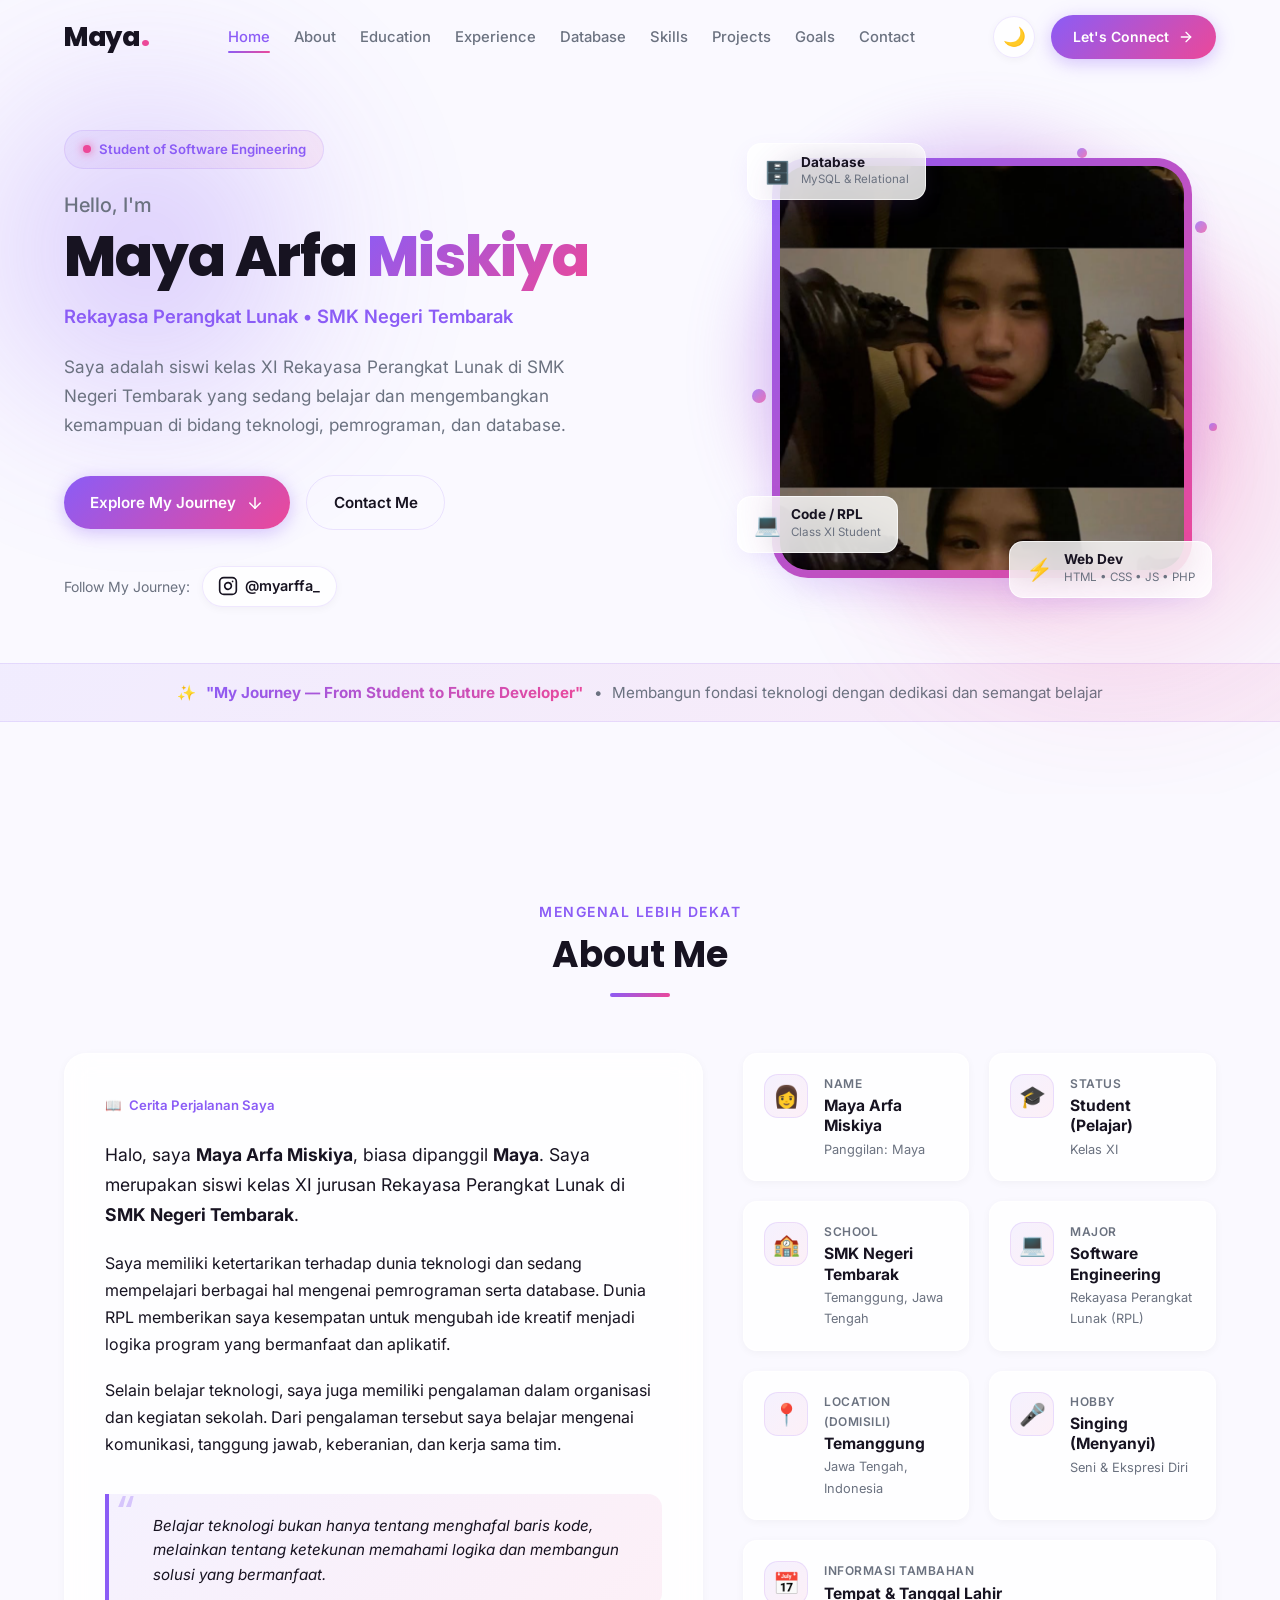
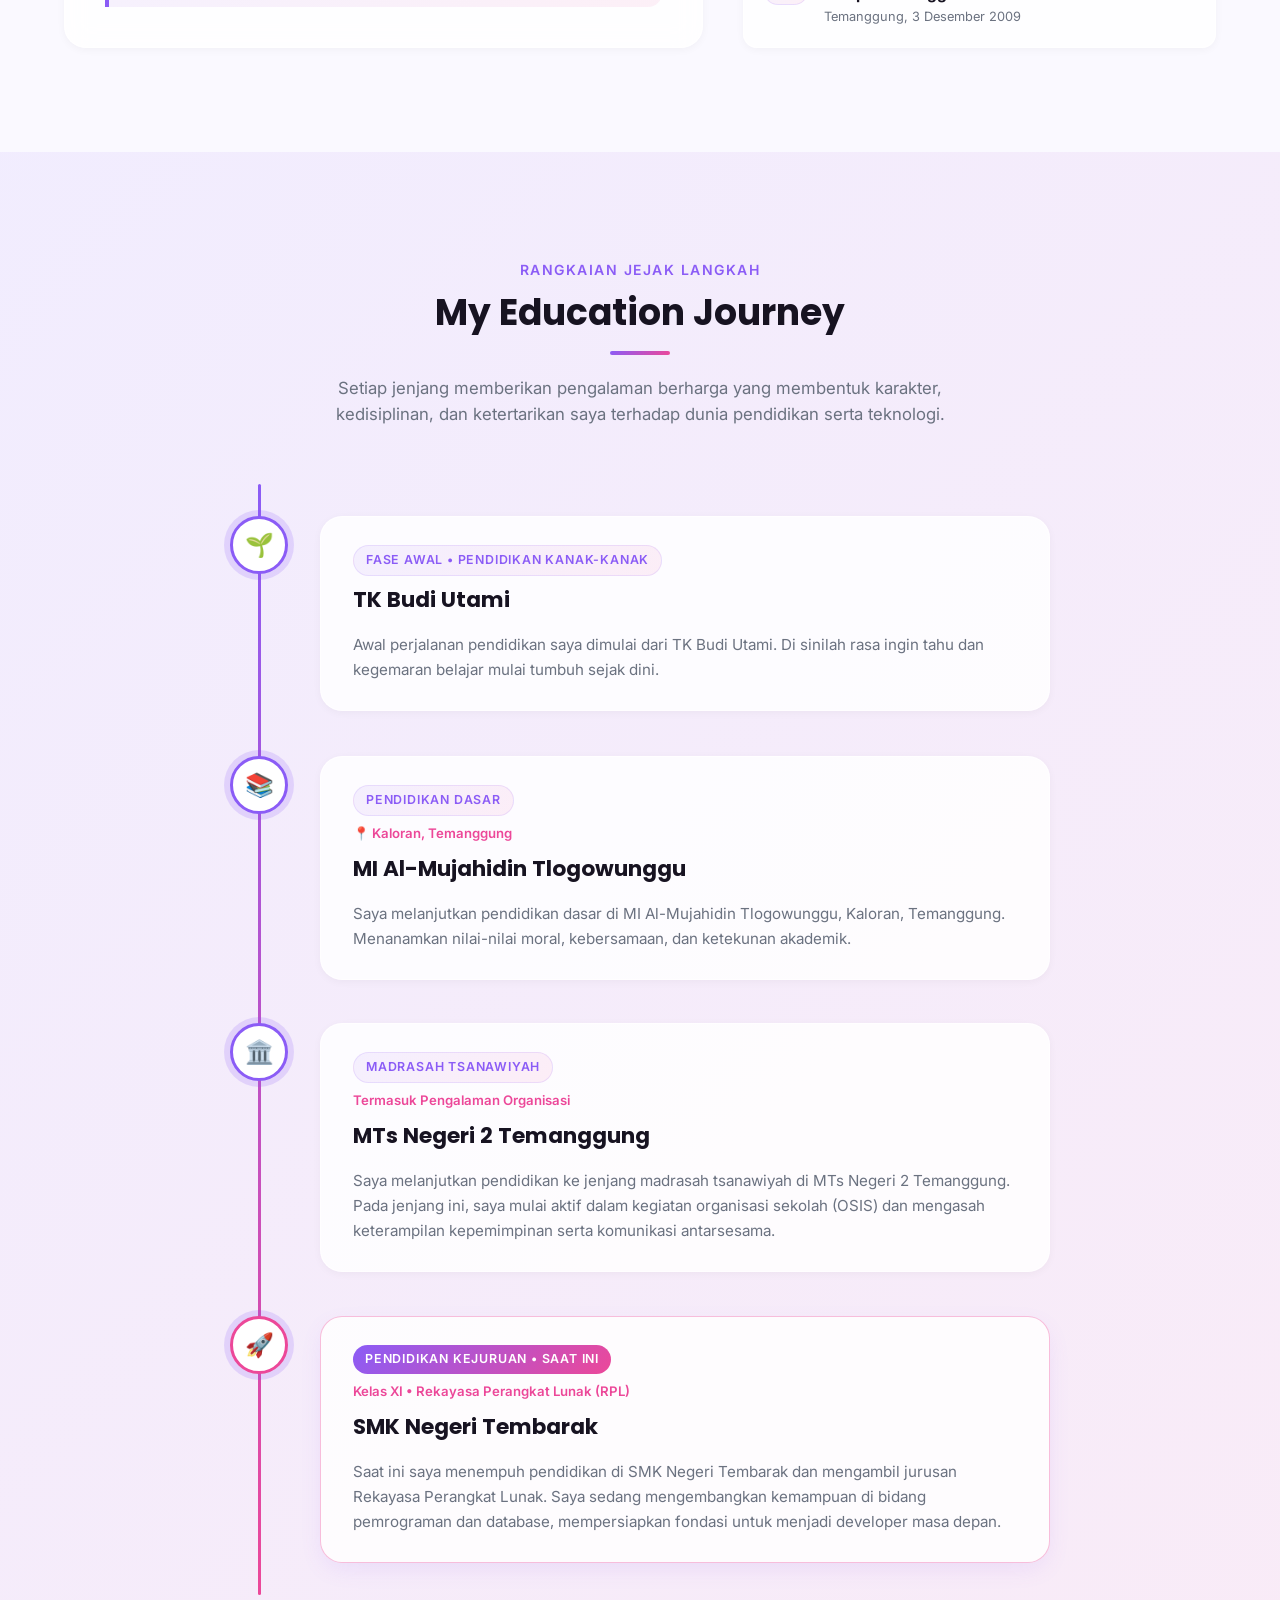
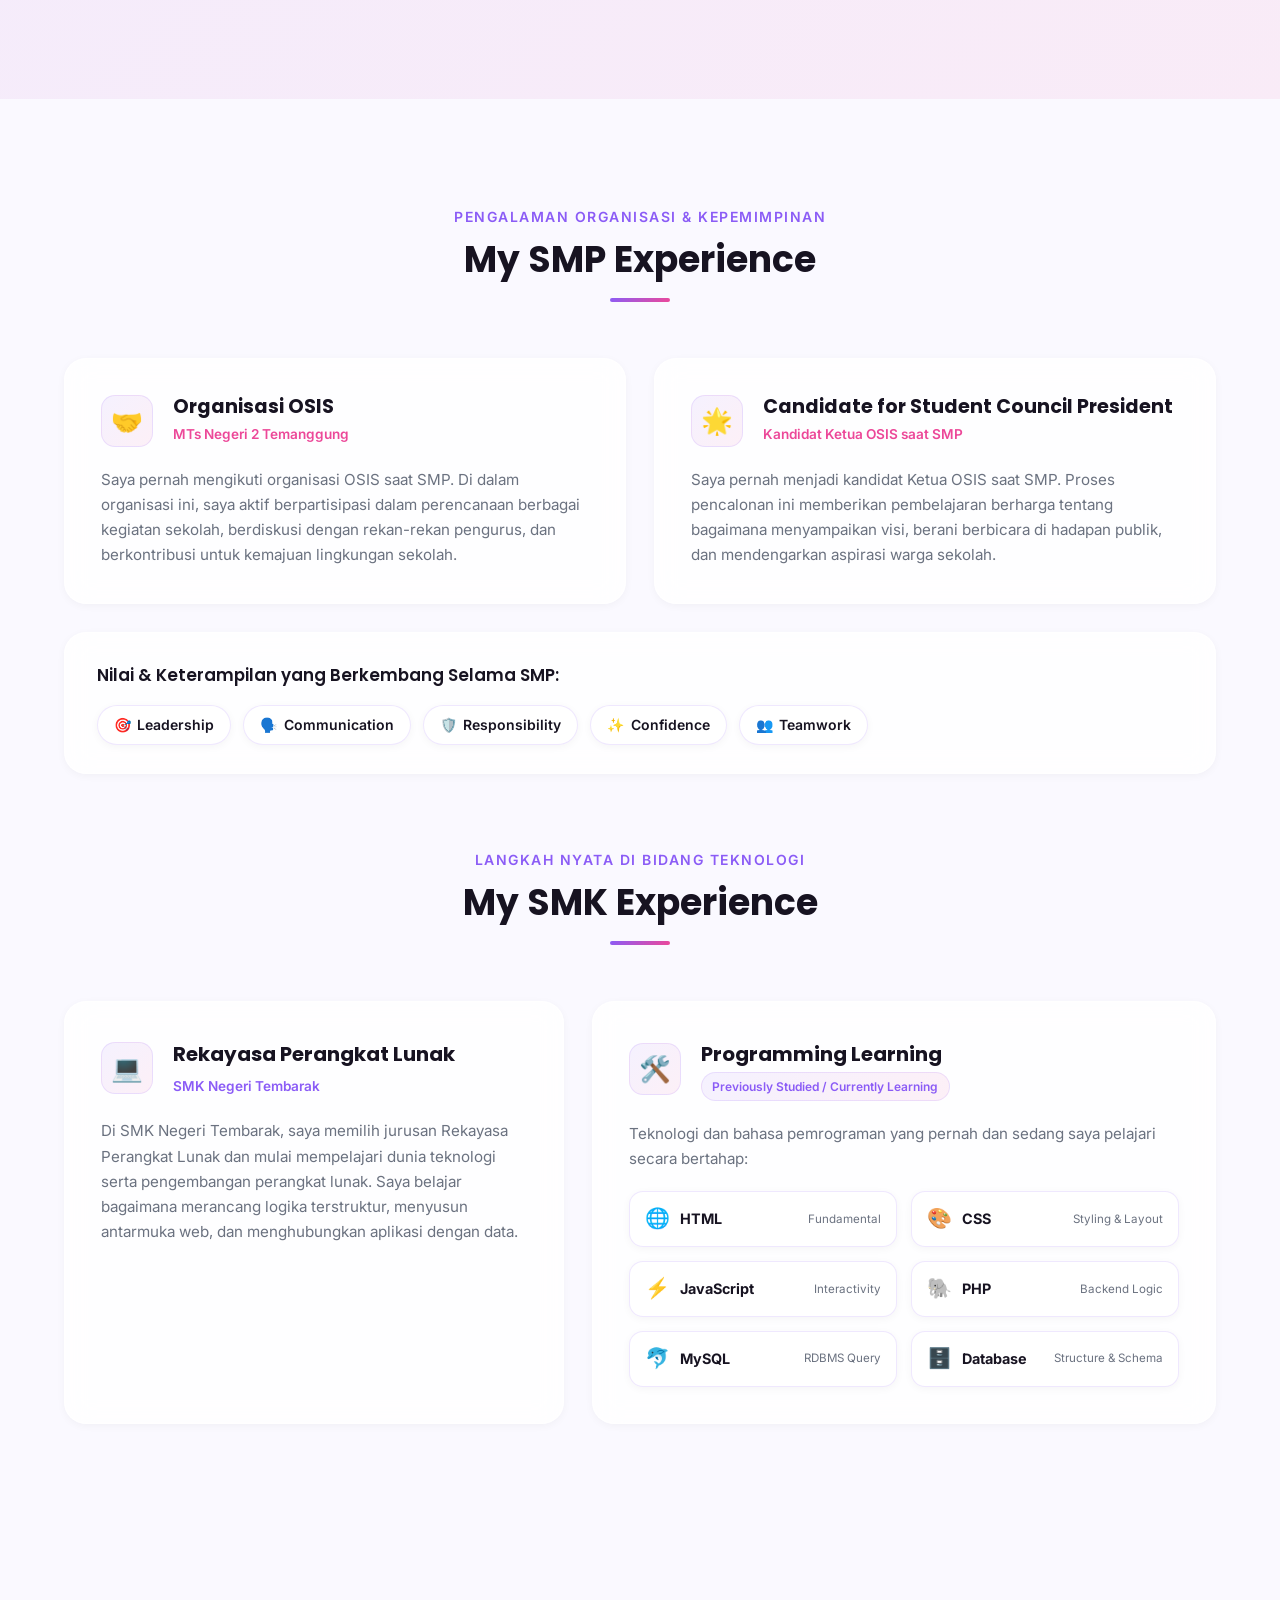
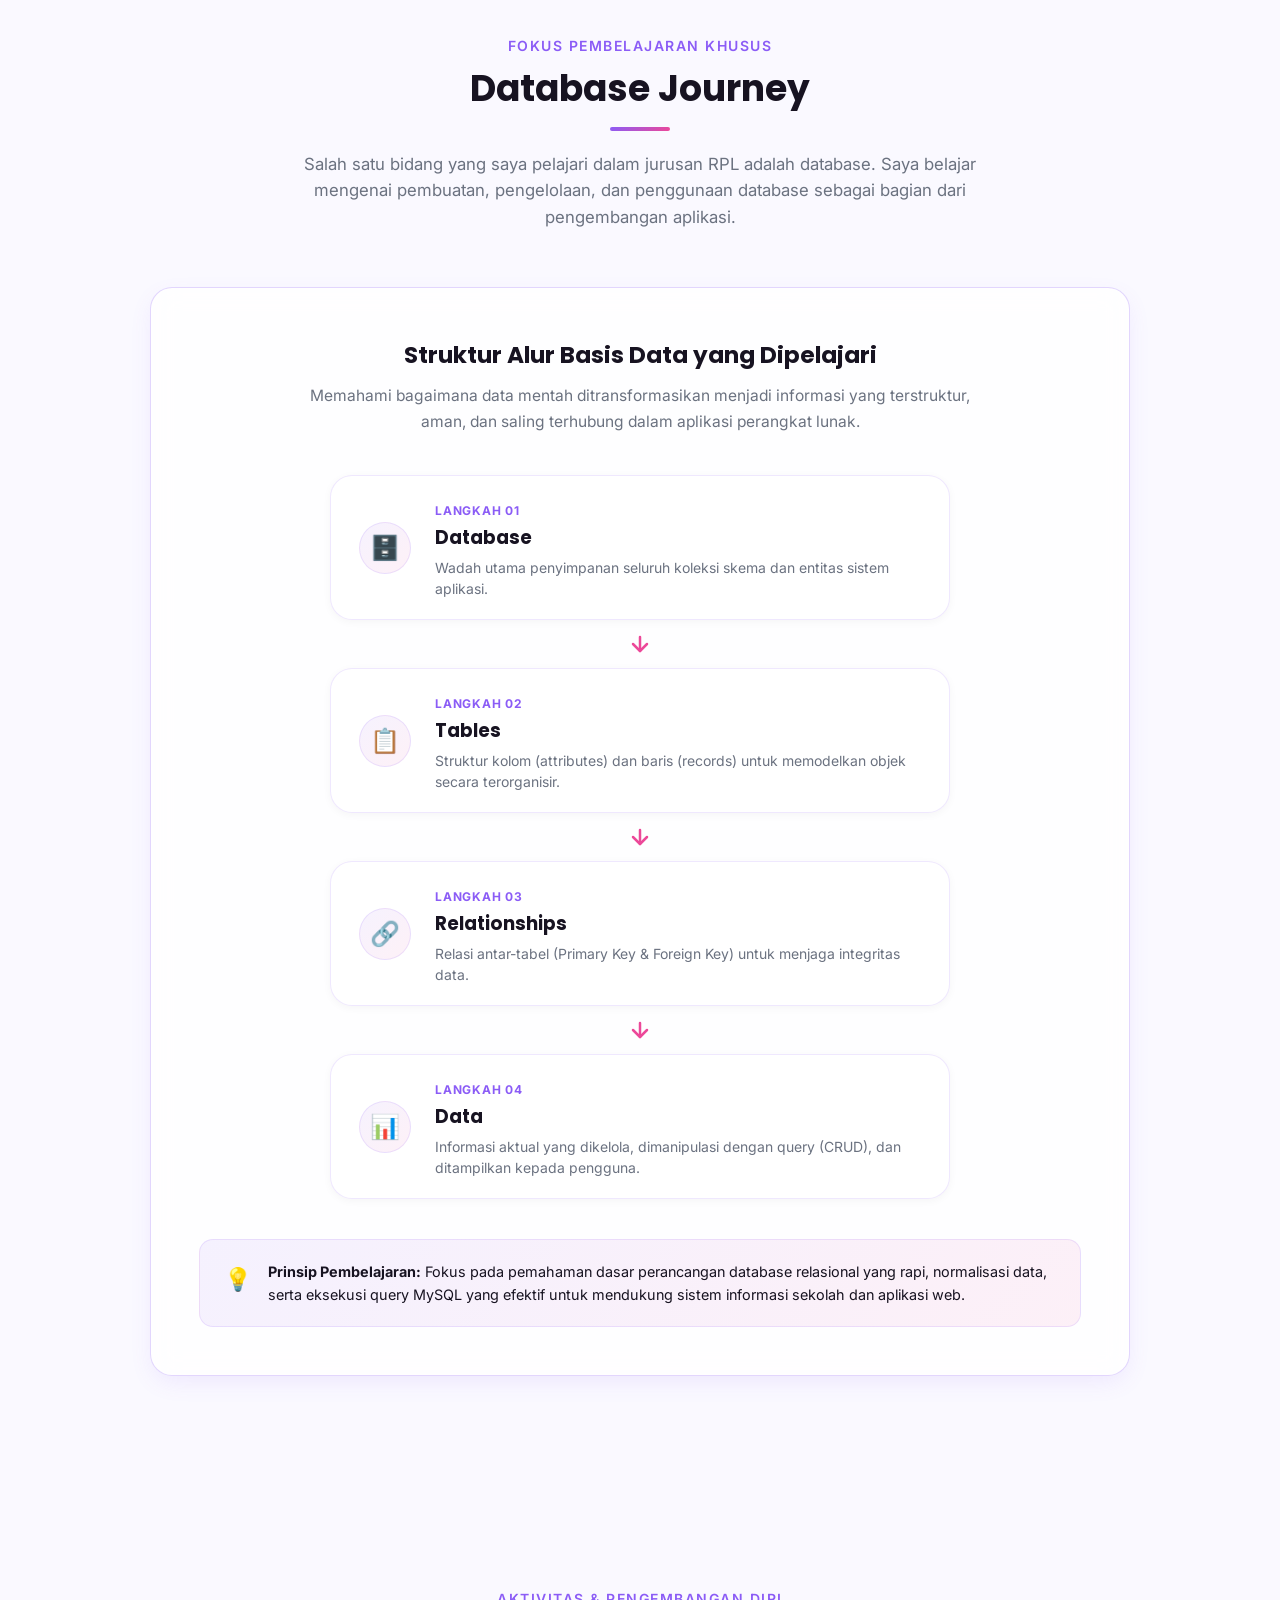
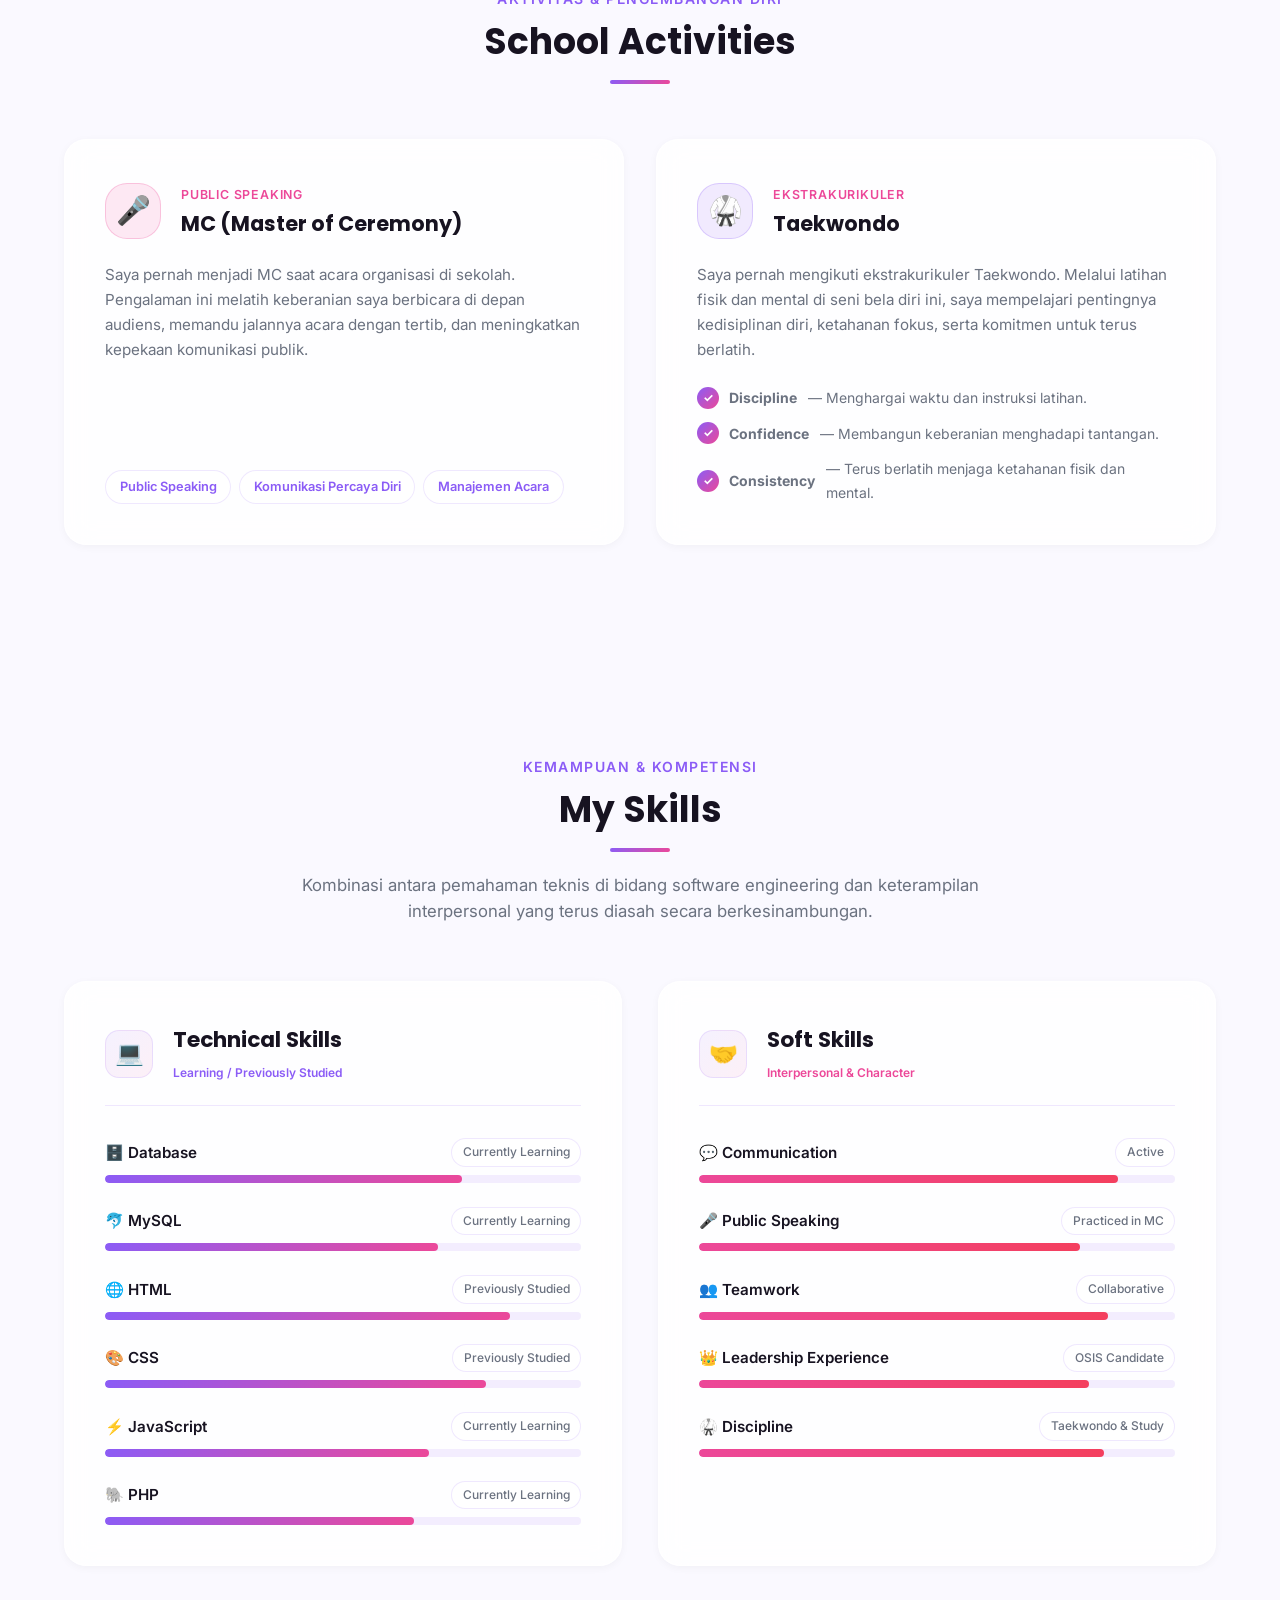
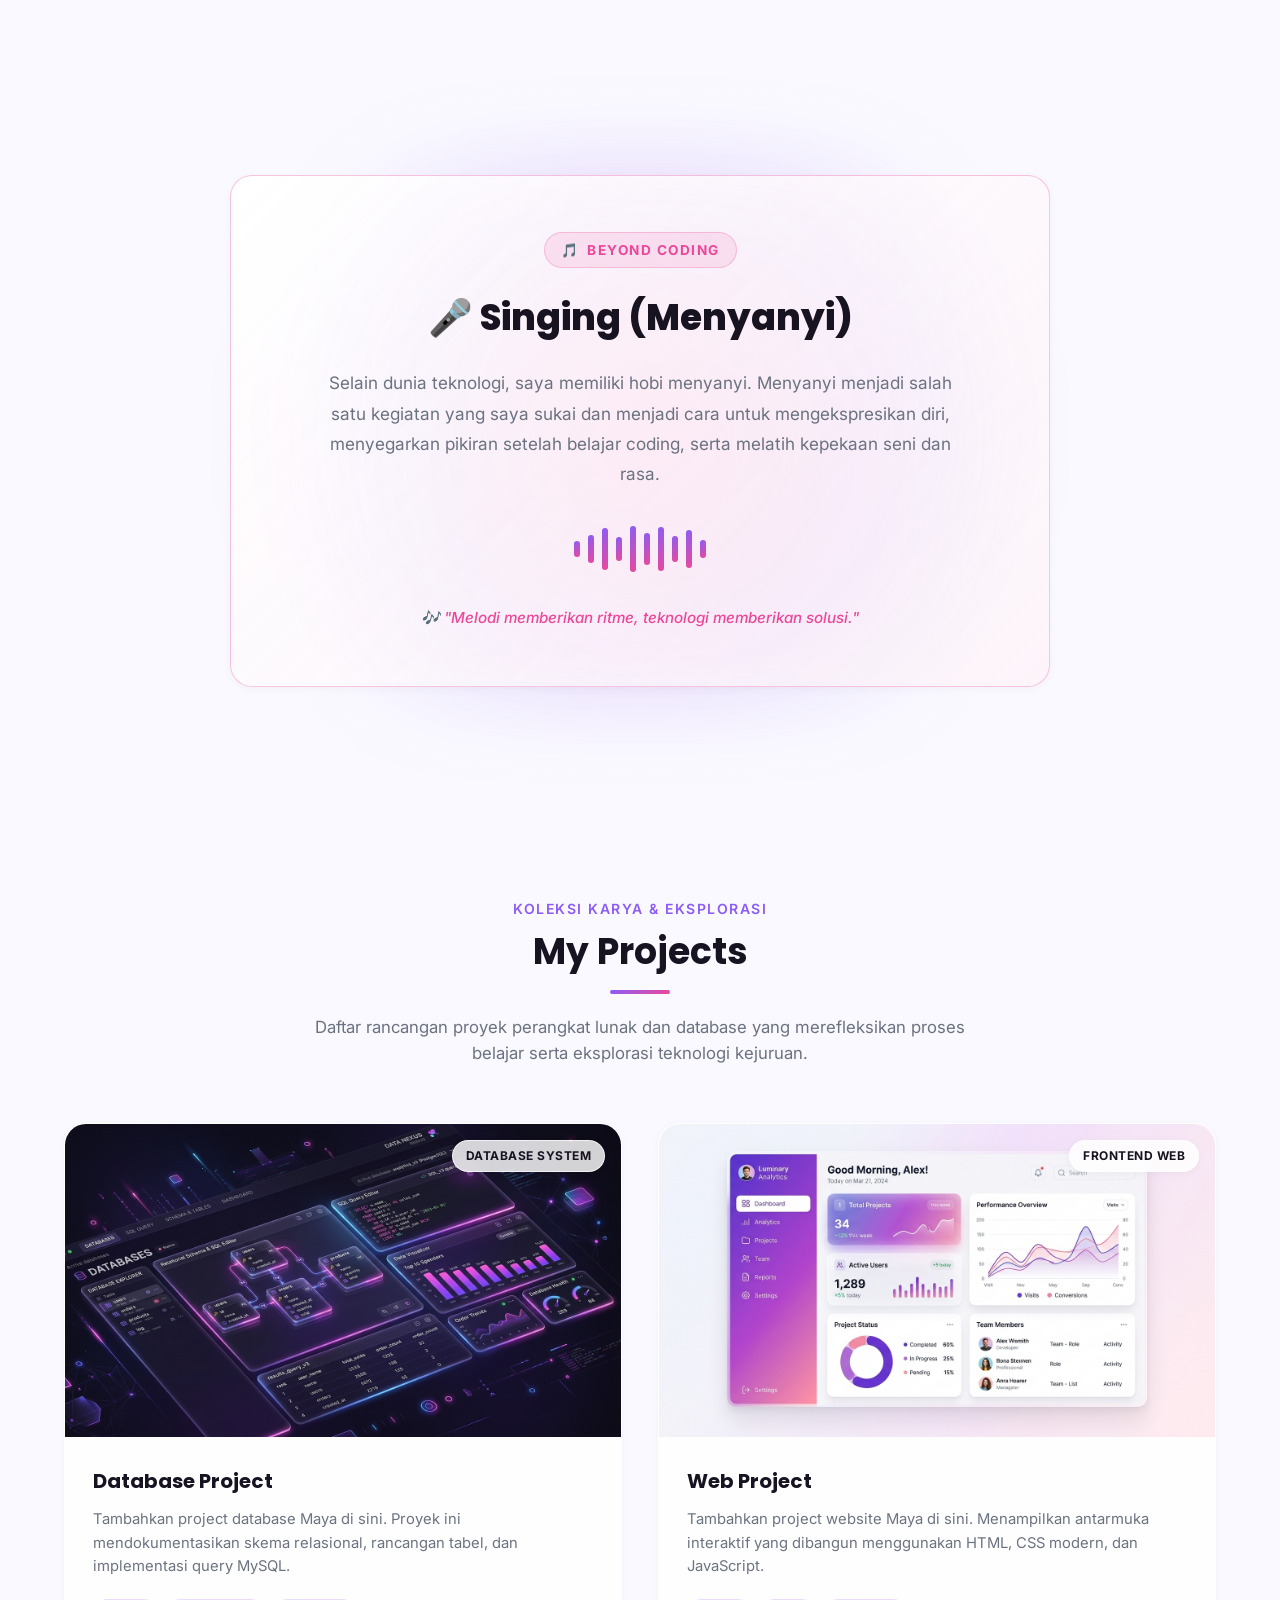
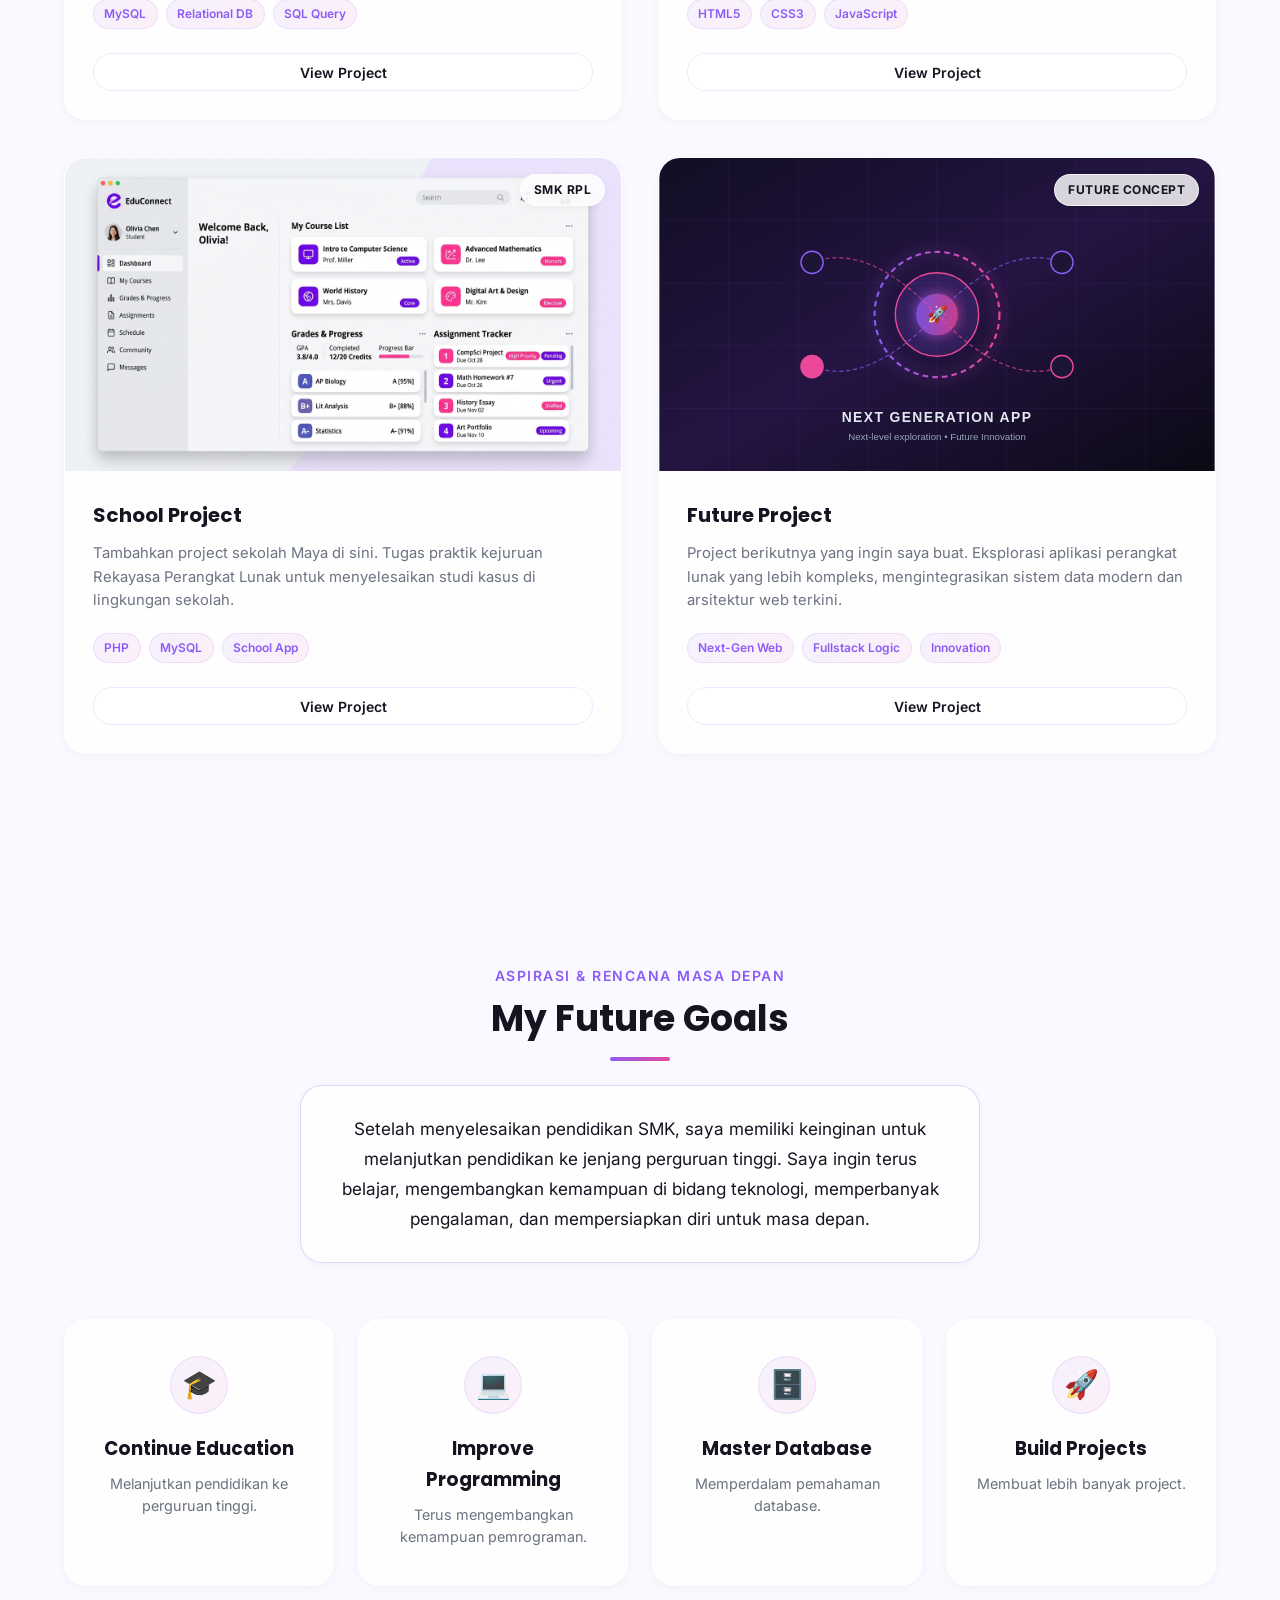
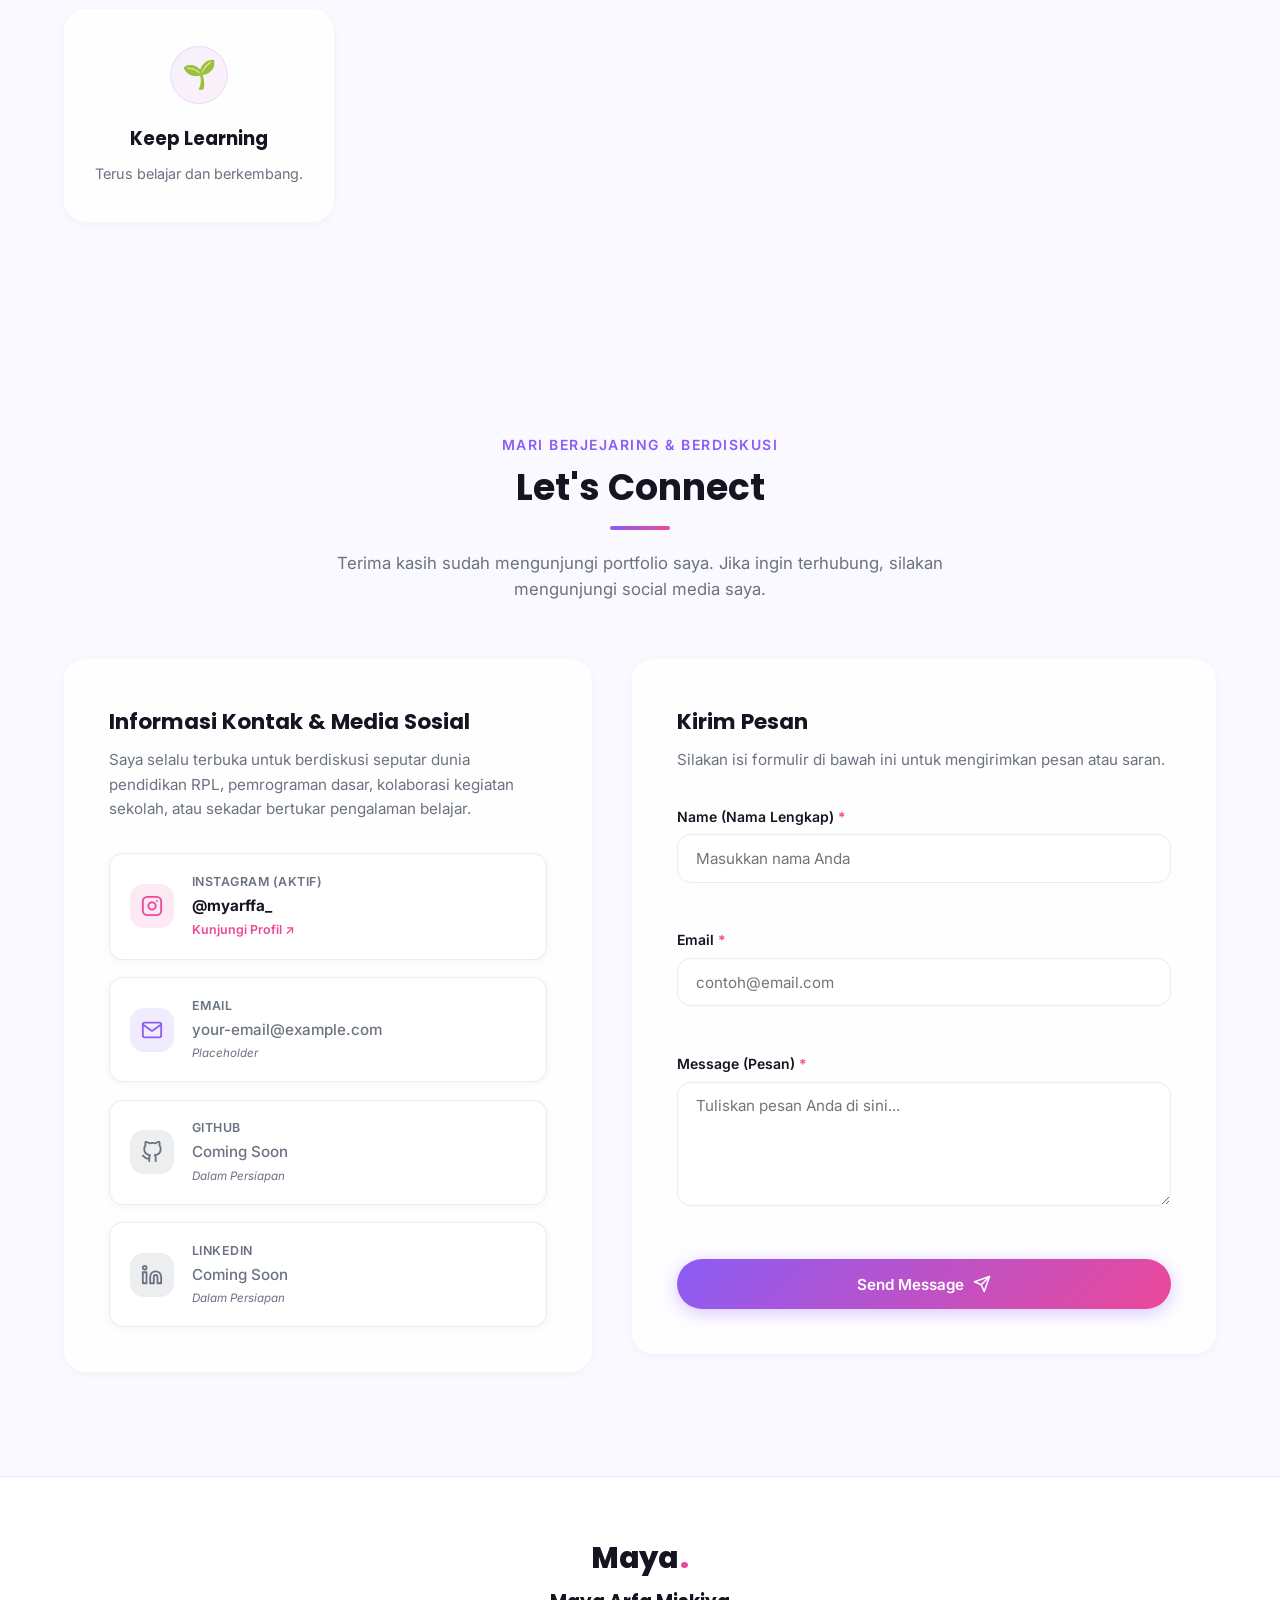
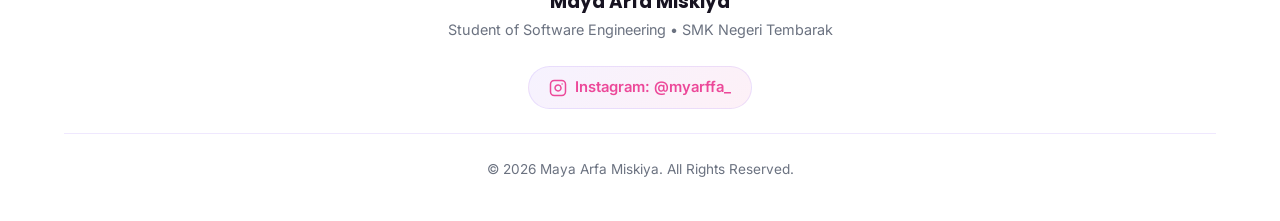
<file: maya-portfolio/index.html>
<!DOCTYPE html>
<html lang="id" data-theme="light">
<head>
  <meta charset="UTF-8">
  <meta name="viewport" content="width=device-width, initial-scale=1.0">
  <title>Maya Arfa Miskiya | Student of Software Engineering</title>
  
  <!-- SEO & Open Graph Meta Tags -->
  <meta name="description" content="Portfolio pribadi Maya Arfa Miskiya, siswi kelas XI Rekayasa Perangkat Lunak di SMK Negeri Tembarak.">
  <meta name="keywords" content="Maya Arfa Miskiya, Portfolio, SMK Negeri Tembarak, Rekayasa Perangkat Lunak, RPL, Siswi RPL, Web Developer, Database">
  <meta name="author" content="Maya Arfa Miskiya">
  <meta name="robots" content="index, follow">
  <meta name="theme-color" content="#8B5CF6">
  
  <meta property="og:title" content="Maya Arfa Miskiya | Student of Software Engineering">
  <meta property="og:description" content="Portfolio pribadi Maya Arfa Miskiya, siswi kelas XI Rekayasa Perangkat Lunak di SMK Negeri Tembarak.">
  <meta property="og:type" content="website">
  <meta property="og:image" content="assets/images/profile.jpg">
  
  <!-- Fonts -->
  <link rel="preconnect" href="https://fonts.googleapis.com">
  <link rel="preconnect" href="https://fonts.gstatic.com" crossorigin>
  <link href="https://fonts.googleapis.com/css2?family=Inter:wght@300;400;500;600;700&family=Poppins:wght@400;500;600;700;800&display=swap" rel="stylesheet">
  
  <!-- Stylesheet -->
  <link rel="stylesheet" href="style.css">
</head>
<body>

  <!-- ================= NAVBAR ================= -->
  <header class="site-header" id="header">
    <div class="nav-container">
      <a href="#home" class="brand-logo" aria-label="Beranda Maya Arfa Miskiya">
        Maya<span class="brand-dot">.</span>
      </a>

      <!-- Desktop Navigation Menu -->
      <nav class="nav-menu" id="navMenu" aria-label="Main Navigation">
        <ul class="nav-list">
          <li class="nav-item"><a href="#home" class="nav-link active">Home</a></li>
          <li class="nav-item"><a href="#about" class="nav-link">About</a></li>
          <li class="nav-item"><a href="#education" class="nav-link">Education</a></li>
          <li class="nav-item"><a href="#experience" class="nav-link">Experience</a></li>
          <li class="nav-item"><a href="#database" class="nav-link">Database</a></li>
          <li class="nav-item"><a href="#skills" class="nav-link">Skills</a></li>
          <li class="nav-item"><a href="#projects" class="nav-link">Projects</a></li>
          <li class="nav-item"><a href="#goals" class="nav-link">Goals</a></li>
          <li class="nav-item"><a href="#contact" class="nav-link">Contact</a></li>
        </ul>
      </nav>

      <!-- Nav Actions (Theme Toggle & CTA) -->
      <div class="nav-actions">
        <button id="themeToggleBtn" class="theme-toggle-btn" aria-label="Ganti mode gelap/terang" title="Toggle Dark/Light Mode">
          <span class="theme-icon sun-icon" aria-hidden="true">☀️</span>
          <span class="theme-icon moon-icon" aria-hidden="true">🌙</span>
        </button>

        <a href="#contact" class="btn btn-primary btn-nav-cta">
          Let's Connect
          <svg class="btn-icon" width="16" height="16" viewBox="0 0 24 24" fill="none" stroke="currentColor" stroke-width="2" stroke-linecap="round" stroke-linejoin="round">
            <line x1="5" y1="12" x2="19" y2="12"></line>
            <polyline points="12 5 19 12 12 19"></polyline>
          </svg>
        </a>

        <!-- Mobile Hamburger Button -->
        <button id="hamburgerBtn" class="hamburger-btn" aria-label="Buka Menu Navigasi" aria-expanded="false" aria-controls="navMenu">
          <span class="hamburger-bar"></span>
          <span class="hamburger-bar"></span>
          <span class="hamburger-bar"></span>
        </button>
      </div>
    </div>
  </header>

  <!-- ================= MAIN CONTENT ================= -->
  <main id="main-content">

    <!-- ================= 1. HERO SECTION ================= -->
    <section id="home" class="hero-section">
      <div class="glow-orb glow-orb-1"></div>
      <div class="glow-orb glow-orb-2"></div>
      
      <div class="container hero-grid">
        <!-- Hero Left Column (Content) -->
        <div class="hero-content reveal-item">
          <div class="hero-badge">
            <span class="badge-dot"></span>
            Student of Software Engineering
          </div>

          <p class="hero-greeting">Hello, I'm</p>
          <h1 class="hero-name">Maya Arfa <span class="gradient-text">Miskiya</span></h1>
          
          <p class="hero-role-title">Rekayasa Perangkat Lunak • SMK Negeri Tembarak</p>
          
          <p class="hero-description">
            Saya adalah siswi kelas XI Rekayasa Perangkat Lunak di SMK Negeri Tembarak yang sedang belajar dan mengembangkan kemampuan di bidang teknologi, pemrograman, dan database.
          </p>

          <div class="hero-cta-group">
            <a href="#about" class="btn btn-primary">
              Explore My Journey
              <svg width="18" height="18" viewBox="0 0 24 24" fill="none" stroke="currentColor" stroke-width="2" stroke-linecap="round" stroke-linejoin="round">
                <line x1="12" y1="5" x2="12" y2="19"></line>
                <polyline points="19 12 12 19 5 12"></polyline>
              </svg>
            </a>
            <a href="#contact" class="btn btn-outline">
              Contact Me
            </a>
          </div>

          <div class="hero-social">
            <span class="social-label">Follow My Journey:</span>
            <a href="https://www.instagram.com/myarffa_/" target="_blank" rel="noopener noreferrer" class="social-link instagram-link" aria-label="Instagram Maya @myarffa_">
              <svg width="20" height="20" viewBox="0 0 24 24" fill="none" stroke="currentColor" stroke-width="2" stroke-linecap="round" stroke-linejoin="round">
                <rect x="2" y="2" width="20" height="20" rx="5" ry="5"></rect>
                <path d="M16 11.37A4 4 0 1 1 12.63 8 4 4 0 0 1 16 11.37z"></path>
                <line x1="17.5" y1="6.5" x2="17.51" y2="6.5"></line>
              </svg>
              <span>@myarffa_</span>
            </a>
          </div>
        </div>

        <!-- Hero Right Column (Photo & Floating Decors) -->
        <div class="hero-visual reveal-item">
          <div class="profile-card-wrapper">
            <!-- Background aura circle -->
            <div class="profile-aura"></div>

            <!-- Profile Photo Container -->
            <!-- GANTI DENGAN FOTO MAYA -->
            <div class="profile-photo-container">
              <img src="assets/images/profile.jpg" alt="Foto Profil Maya Arfa Miskiya" class="profile-img" width="460" height="460" loading="eager">
              <div class="photo-overlay-glow"></div>
            </div>

            <!-- Floating Tech Badges -->
            <div class="floating-badge badge-database" title="Database Learning">
              <span class="float-icon">🗄️</span>
              <div class="float-text">
                <span class="float-title">Database</span>
                <span class="float-subtitle">MySQL & Relational</span>
              </div>
            </div>

            <div class="floating-badge badge-code" title="Coding & RPL">
              <span class="float-icon">💻</span>
              <div class="float-text">
                <span class="float-title">Code / RPL</span>
                <span class="float-subtitle">Class XI Student</span>
              </div>
            </div>

            <div class="floating-badge badge-laptop" title="Web Technologies">
              <span class="float-icon">⚡</span>
              <div class="float-text">
                <span class="float-title">Web Dev</span>
                <span class="float-subtitle">HTML • CSS • JS • PHP</span>
              </div>
            </div>

            <!-- Floating Particles -->
            <div class="floating-particle p1"></div>
            <div class="floating-particle p2"></div>
            <div class="floating-particle p3"></div>
            <div class="floating-particle p4"></div>
          </div>
        </div>
      </div>

      <!-- Story Concept Banner -->
      <div class="concept-strip">
        <div class="container concept-container">
          <span class="concept-icon">✨</span>
          <span class="concept-tagline">"My Journey — From Student to Future Developer"</span>
          <span class="concept-dots">•</span>
          <span class="concept-sub">Membangun fondasi teknologi dengan dedikasi dan semangat belajar</span>
        </div>
      </div>
    </section>

    <!-- ================= 2. ABOUT ME ================= -->
    <section id="about" class="section about-section">
      <div class="container">
        <div class="section-header reveal-item">
          <span class="section-subtitle">Mengenal Lebih Dekat</span>
          <h2 class="section-title">About Me</h2>
          <div class="section-title-line"></div>
        </div>

        <div class="about-grid">
          <!-- Storytelling Bio -->
          <div class="about-story glass-card reveal-item">
            <div class="story-badge">
              <span class="story-badge-icon">📖</span>
              <span>Cerita Perjalanan Saya</span>
            </div>
            <p class="story-lead">
              Halo, saya <strong>Maya Arfa Miskiya</strong>, biasa dipanggil <strong>Maya</strong>. Saya merupakan siswi kelas XI jurusan Rekayasa Perangkat Lunak di <strong>SMK Negeri Tembarak</strong>.
            </p>
            <p>
              Saya memiliki ketertarikan terhadap dunia teknologi dan sedang mempelajari berbagai hal mengenai pemrograman serta database. Dunia RPL memberikan saya kesempatan untuk mengubah ide kreatif menjadi logika program yang bermanfaat dan aplikatif.
            </p>
            <p>
              Selain belajar teknologi, saya juga memiliki pengalaman dalam organisasi dan kegiatan sekolah. Dari pengalaman tersebut saya belajar mengenai komunikasi, tanggung jawab, keberanian, dan kerja sama tim.
            </p>

            <div class="quote-card">
              <span class="quote-mark">“</span>
              <p class="quote-text">
                Belajar teknologi bukan hanya tentang menghafal baris kode, melainkan tentang ketekunan memahami logika dan membangun solusi yang bermanfaat.
              </p>
            </div>
          </div>

          <!-- Information Cards Grid -->
          <div class="info-cards-grid reveal-item">
            <div class="info-card">
              <div class="info-icon-wrapper icon-name">👩</div>
              <div class="info-details">
                <span class="info-label">Name</span>
                <strong class="info-value">Maya Arfa Miskiya</strong>
                <span class="info-sub">Panggilan: Maya</span>
              </div>
            </div>

            <div class="info-card">
              <div class="info-icon-wrapper icon-status">🎓</div>
              <div class="info-details">
                <span class="info-label">Status</span>
                <strong class="info-value">Student (Pelajar)</strong>
                <span class="info-sub">Kelas XI</span>
              </div>
            </div>

            <div class="info-card">
              <div class="info-icon-wrapper icon-school">🏫</div>
              <div class="info-details">
                <span class="info-label">School</span>
                <strong class="info-value">SMK Negeri Tembarak</strong>
                <span class="info-sub">Temanggung, Jawa Tengah</span>
              </div>
            </div>

            <div class="info-card">
              <div class="info-icon-wrapper icon-major">💻</div>
              <div class="info-details">
                <span class="info-label">Major</span>
                <strong class="info-value">Software Engineering</strong>
                <span class="info-sub">Rekayasa Perangkat Lunak (RPL)</span>
              </div>
            </div>

            <div class="info-card">
              <div class="info-icon-wrapper icon-loc">📍</div>
              <div class="info-details">
                <span class="info-label">Location (Domisili)</span>
                <strong class="info-value">Temanggung</strong>
                <span class="info-sub">Jawa Tengah, Indonesia</span>
              </div>
            </div>

            <div class="info-card">
              <div class="info-icon-wrapper icon-hobby">🎤</div>
              <div class="info-details">
                <span class="info-label">Hobby</span>
                <strong class="info-value">Singing (Menyanyi)</strong>
                <span class="info-sub">Seni & Ekspresi Diri</span>
              </div>
            </div>

            <!-- Additional Info Card (Birthdate & Birthplace) -->
            <div class="info-card info-card-full">
              <div class="info-icon-wrapper icon-calendar">📅</div>
              <div class="info-details">
                <span class="info-label">Informasi Tambahan</span>
                <strong class="info-value">Tempat & Tanggal Lahir</strong>
                <span class="info-sub">Temanggung, 3 Desember 2009</span>
              </div>
            </div>
          </div>
        </div>
      </div>
    </section>

    <!-- ================= 3. EDUCATION JOURNEY ================= -->
    <section id="education" class="section education-section">
      <div class="container">
        <div class="section-header reveal-item">
          <span class="section-subtitle">Rangkaian Jejak Langkah</span>
          <h2 class="section-title">My Education Journey</h2>
          <div class="section-title-line"></div>
          <p class="section-intro">
            Setiap jenjang memberikan pengalaman berharga yang membentuk karakter, kedisiplinan, dan ketertarikan saya terhadap dunia pendidikan serta teknologi.
          </p>
        </div>

        <div class="timeline-container">
          <div class="timeline-track"></div>

          <!-- Timeline Item 1: TK -->
          <div class="timeline-item reveal-item">
            <div class="timeline-node">
              <span class="timeline-icon">🌱</span>
            </div>
            <div class="timeline-card glass-card">
              <div class="timeline-header">
                <span class="timeline-period-badge">Fase Awal • Pendidikan Kanak-Kanak</span>
                <h3 class="timeline-school-name">TK Budi Utami</h3>
              </div>
              <p class="timeline-desc">
                Awal perjalanan pendidikan saya dimulai dari TK Budi Utami. Di sinilah rasa ingin tahu dan kegemaran belajar mulai tumbuh sejak dini.
              </p>
            </div>
          </div>

          <!-- Timeline Item 2: MI -->
          <div class="timeline-item reveal-item">
            <div class="timeline-node">
              <span class="timeline-icon">📚</span>
            </div>
            <div class="timeline-card glass-card">
              <div class="timeline-header">
                <span class="timeline-period-badge">Pendidikan Dasar</span>
                <span class="timeline-location-tag">📍 Kaloran, Temanggung</span>
                <h3 class="timeline-school-name">MI Al-Mujahidin Tlogowunggu</h3>
              </div>
              <p class="timeline-desc">
                Saya melanjutkan pendidikan dasar di MI Al-Mujahidin Tlogowunggu, Kaloran, Temanggung. Menanamkan nilai-nilai moral, kebersamaan, dan ketekunan akademik.
              </p>
            </div>
          </div>

          <!-- Timeline Item 3: MTs -->
          <div class="timeline-item reveal-item">
            <div class="timeline-node">
              <span class="timeline-icon">🏛️</span>
            </div>
            <div class="timeline-card glass-card">
              <div class="timeline-header">
                <span class="timeline-period-badge">Madrasah Tsanawiyah</span>
                <span class="timeline-badge-highlight">Termasuk Pengalaman Organisasi</span>
                <h3 class="timeline-school-name">MTs Negeri 2 Temanggung</h3>
              </div>
              <p class="timeline-desc">
                Saya melanjutkan pendidikan ke jenjang madrasah tsanawiyah di MTs Negeri 2 Temanggung. Pada jenjang ini, saya mulai aktif dalam kegiatan organisasi sekolah (OSIS) dan mengasah keterampilan kepemimpinan serta komunikasi antarsesama.
              </p>
            </div>
          </div>

          <!-- Timeline Item 4: SMK (Current) -->
          <div class="timeline-item timeline-item-current reveal-item">
            <div class="timeline-node active-node">
              <span class="timeline-icon">🚀</span>
            </div>
            <div class="timeline-card glass-card active-card">
              <div class="timeline-header">
                <span class="timeline-period-badge badge-active">Pendidikan Kejuruan • Saat Ini</span>
                <span class="timeline-class-tag">Kelas XI • Rekayasa Perangkat Lunak (RPL)</span>
                <h3 class="timeline-school-name">SMK Negeri Tembarak</h3>
              </div>
              <p class="timeline-desc">
                Saat ini saya menempuh pendidikan di SMK Negeri Tembarak dan mengambil jurusan Rekayasa Perangkat Lunak. Saya sedang mengembangkan kemampuan di bidang pemrograman dan database, mempersiapkan fondasi untuk menjadi developer masa depan.
              </p>
            </div>
          </div>
        </div>
      </div>
    </section>

    <!-- ================= 4. SMP & SMK EXPERIENCE ================= -->
    <section id="experience" class="section experience-section">
      <div class="container">
        <!-- 4a. SMP Experience -->
        <div class="experience-block">
          <div class="section-header reveal-item">
            <span class="section-subtitle">Pengalaman Organisasi & Kepemimpinan</span>
            <h2 class="section-title">My SMP Experience</h2>
            <div class="section-title-line"></div>
          </div>

          <div class="experience-grid">
            <div class="experience-card glass-card reveal-item">
              <div class="exp-card-header">
                <div class="exp-icon-box">🤝</div>
                <div>
                  <h3 class="exp-role">Organisasi OSIS</h3>
                  <span class="exp-meta">MTs Negeri 2 Temanggung</span>
                </div>
              </div>
              <p class="exp-text">
                Saya pernah mengikuti organisasi OSIS saat SMP. Di dalam organisasi ini, saya aktif berpartisipasi dalam perencanaan berbagai kegiatan sekolah, berdiskusi dengan rekan-rekan pengurus, dan berkontribusi untuk kemajuan lingkungan sekolah.
              </p>
            </div>

            <div class="experience-card glass-card reveal-item">
              <div class="exp-card-header">
                <div class="exp-icon-box">🌟</div>
                <div>
                  <h3 class="exp-role">Candidate for Student Council President</h3>
                  <span class="exp-meta">Kandidat Ketua OSIS saat SMP</span>
                </div>
              </div>
              <p class="exp-text">
                Saya pernah menjadi kandidat Ketua OSIS saat SMP. Proses pencalonan ini memberikan pembelajaran berharga tentang bagaimana menyampaikan visi, berani berbicara di hadapan publik, dan mendengarkan aspirasi warga sekolah.
              </p>
            </div>
          </div>

          <!-- Skills developed in SMP -->
          <div class="skills-growth-card glass-card reveal-item">
            <h4 class="growth-title">Nilai & Keterampilan yang Berkembang Selama SMP:</h4>
            <div class="growth-tags">
              <span class="growth-tag"><span class="growth-icon">🎯</span> Leadership</span>
              <span class="growth-tag"><span class="growth-icon">🗣️</span> Communication</span>
              <span class="growth-tag"><span class="growth-icon">🛡️</span> Responsibility</span>
              <span class="growth-tag"><span class="growth-icon">✨</span> Confidence</span>
              <span class="growth-tag"><span class="growth-icon">👥</span> Teamwork</span>
            </div>
          </div>
        </div>

        <!-- 4b. SMK Experience -->
        <div class="experience-block smk-block">
          <div class="section-header reveal-item">
            <span class="section-subtitle">Langkah Nyata di Bidang Teknologi</span>
            <h2 class="section-title">My SMK Experience</h2>
            <div class="section-title-line"></div>
          </div>

          <div class="smk-grid">
            <div class="smk-intro-card glass-card reveal-item">
              <div class="tech-card-header">
                <div class="tech-icon-box">💻</div>
                <div>
                  <h3 class="tech-title">Rekayasa Perangkat Lunak</h3>
                  <span class="tech-meta">SMK Negeri Tembarak</span>
                </div>
              </div>
              <p class="smk-desc">
                Di SMK Negeri Tembarak, saya memilih jurusan Rekayasa Perangkat Lunak dan mulai mempelajari dunia teknologi serta pengembangan perangkat lunak. Saya belajar bagaimana merancang logika terstruktur, menyusun antarmuka web, dan menghubungkan aplikasi dengan data.
              </p>
            </div>

            <div class="smk-learning-card glass-card reveal-item">
              <div class="tech-card-header">
                <div class="tech-icon-box">🛠️</div>
                <div>
                  <h3 class="tech-title">Programming Learning</h3>
                  <span class="tech-status-badge">Previously Studied / Currently Learning</span>
                </div>
              </div>
              <p class="smk-desc">
                Teknologi dan bahasa pemrograman yang pernah dan sedang saya pelajari secara bertahap:
              </p>

              <div class="tech-pills-container">
                <div class="tech-pill">
                  <span class="tech-pill-icon">🌐</span>
                  <span class="tech-pill-name">HTML</span>
                  <span class="tech-pill-level">Fundamental</span>
                </div>
                <div class="tech-pill">
                  <span class="tech-pill-icon">🎨</span>
                  <span class="tech-pill-name">CSS</span>
                  <span class="tech-pill-level">Styling & Layout</span>
                </div>
                <div class="tech-pill">
                  <span class="tech-pill-icon">⚡</span>
                  <span class="tech-pill-name">JavaScript</span>
                  <span class="tech-pill-level">Interactivity</span>
                </div>
                <div class="tech-pill">
                  <span class="tech-pill-icon">🐘</span>
                  <span class="tech-pill-name">PHP</span>
                  <span class="tech-pill-level">Backend Logic</span>
                </div>
                <div class="tech-pill">
                  <span class="tech-pill-icon">🐬</span>
                  <span class="tech-pill-name">MySQL</span>
                  <span class="tech-pill-level">RDBMS Query</span>
                </div>
                <div class="tech-pill">
                  <span class="tech-pill-icon">🗄️</span>
                  <span class="tech-pill-name">Database</span>
                  <span class="tech-pill-level">Structure & Schema</span>
                </div>
              </div>
            </div>
          </div>
        </div>
      </div>
    </section>

    <!-- ================= 5. DATABASE SECTION ================= -->
    <section id="database" class="section database-section">
      <div class="container">
        <div class="section-header reveal-item">
          <span class="section-subtitle">Fokus Pembelajaran Khusus</span>
          <h2 class="section-title">Database Journey</h2>
          <div class="section-title-line"></div>
          <p class="section-intro">
            Salah satu bidang yang saya pelajari dalam jurusan RPL adalah database. Saya belajar mengenai pembuatan, pengelolaan, dan penggunaan database sebagai bagian dari pengembangan aplikasi.
          </p>
        </div>

        <div class="database-card glass-card reveal-item">
          <div class="database-content">
            <h3 class="db-card-title">Struktur Alur Basis Data yang Dipelajari</h3>
            <p class="db-card-subtitle">
              Memahami bagaimana data mentah ditransformasikan menjadi informasi yang terstruktur, aman, dan saling terhubung dalam aplikasi perangkat lunak.
            </p>

            <!-- Interactive Architecture Diagram: Database -> Tables -> Relationships -> Data -->
            <div class="db-diagram-wrapper" id="databaseDiagram">
              
              <!-- Step 1: Database -->
              <div class="db-diagram-step" data-step="1">
                <div class="step-icon-circle">
                  <span class="step-icon">🗄️</span>
                </div>
                <div class="step-content">
                  <span class="step-number">Langkah 01</span>
                  <h4 class="step-title">Database</h4>
                  <p class="step-desc">Wadah utama penyimpanan seluruh koleksi skema dan entitas sistem aplikasi.</p>
                </div>
              </div>

              <div class="diagram-arrow-down">
                <svg width="24" height="24" viewBox="0 0 24 24" fill="none" stroke="currentColor" stroke-width="2.5" stroke-linecap="round" stroke-linejoin="round">
                  <line x1="12" y1="5" x2="12" y2="19"></line>
                  <polyline points="19 12 12 19 5 12"></polyline>
                </svg>
              </div>

              <!-- Step 2: Tables -->
              <div class="db-diagram-step" data-step="2">
                <div class="step-icon-circle">
                  <span class="step-icon">📋</span>
                </div>
                <div class="step-content">
                  <span class="step-number">Langkah 02</span>
                  <h4 class="step-title">Tables</h4>
                  <p class="step-desc">Struktur kolom (attributes) dan baris (records) untuk memodelkan objek secara terorganisir.</p>
                </div>
              </div>

              <div class="diagram-arrow-down">
                <svg width="24" height="24" viewBox="0 0 24 24" fill="none" stroke="currentColor" stroke-width="2.5" stroke-linecap="round" stroke-linejoin="round">
                  <line x1="12" y1="5" x2="12" y2="19"></line>
                  <polyline points="19 12 12 19 5 12"></polyline>
                </svg>
              </div>

              <!-- Step 3: Relationships -->
              <div class="db-diagram-step" data-step="3">
                <div class="step-icon-circle">
                  <span class="step-icon">🔗</span>
                </div>
                <div class="step-content">
                  <span class="step-number">Langkah 03</span>
                  <h4 class="step-title">Relationships</h4>
                  <p class="step-desc">Relasi antar-tabel (Primary Key & Foreign Key) untuk menjaga integritas data.</p>
                </div>
              </div>

              <div class="diagram-arrow-down">
                <svg width="24" height="24" viewBox="0 0 24 24" fill="none" stroke="currentColor" stroke-width="2.5" stroke-linecap="round" stroke-linejoin="round">
                  <line x1="12" y1="5" x2="12" y2="19"></line>
                  <polyline points="19 12 12 19 5 12"></polyline>
                </svg>
              </div>

              <!-- Step 4: Data -->
              <div class="db-diagram-step" data-step="4">
                <div class="step-icon-circle">
                  <span class="step-icon">📊</span>
                </div>
                <div class="step-content">
                  <span class="step-number">Langkah 04</span>
                  <h4 class="step-title">Data</h4>
                  <p class="step-desc">Informasi aktual yang dikelola, dimanipulasi dengan query (CRUD), dan ditampilkan kepada pengguna.</p>
                </div>
              </div>

            </div>

            <div class="db-note-box">
              <span class="db-note-icon">💡</span>
              <p class="db-note-text">
                <strong>Prinsip Pembelajaran:</strong> Fokus pada pemahaman dasar perancangan database relasional yang rapi, normalisasi data, serta eksekusi query MySQL yang efektif untuk mendukung sistem informasi sekolah dan aplikasi web.
              </p>
            </div>
          </div>
        </div>
      </div>
    </section>

    <!-- ================= 6. SCHOOL ACTIVITIES ================= -->
    <section id="activities" class="section activities-section">
      <div class="container">
        <div class="section-header reveal-item">
          <span class="section-subtitle">Aktivitas & Pengembangan Diri</span>
          <h2 class="section-title">School Activities</h2>
          <div class="section-title-line"></div>
        </div>

        <div class="activities-grid">
          <!-- Activity 1: MC -->
          <div class="activity-card glass-card reveal-item">
            <div class="act-header">
              <div class="act-icon-wrapper mc-icon">🎤</div>
              <div>
                <span class="act-badge">Public Speaking</span>
                <h3 class="act-title">MC (Master of Ceremony)</h3>
              </div>
            </div>
            <p class="act-desc">
              Saya pernah menjadi MC saat acara organisasi di sekolah. Pengalaman ini melatih keberanian saya berbicara di depan audiens, memandu jalannya acara dengan tertib, dan meningkatkan kepekaan komunikasi publik.
            </p>
            <div class="act-tags">
              <span class="act-tag">Public Speaking</span>
              <span class="act-tag">Komunikasi Percaya Diri</span>
              <span class="act-tag">Manajemen Acara</span>
            </div>
          </div>

          <!-- Activity 2: Taekwondo -->
          <div class="activity-card glass-card reveal-item">
            <div class="act-header">
              <div class="act-icon-wrapper martial-icon">🥋</div>
              <div>
                <span class="act-badge">Ekstrakurikuler</span>
                <h3 class="act-title">Taekwondo</h3>
              </div>
            </div>
            <p class="act-desc">
              Saya pernah mengikuti ekstrakurikuler Taekwondo. Melalui latihan fisik dan mental di seni bela diri ini, saya mempelajari pentingnya kedisiplinan diri, ketahanan fokus, serta komitmen untuk terus berlatih.
            </p>
            <div class="act-values-list">
              <div class="act-value-item">
                <span class="val-check">✓</span>
                <strong>Discipline</strong> — Menghargai waktu dan instruksi latihan.
              </div>
              <div class="act-value-item">
                <span class="val-check">✓</span>
                <strong>Confidence</strong> — Membangun keberanian menghadapi tantangan.
              </div>
              <div class="act-value-item">
                <span class="val-check">✓</span>
                <strong>Consistency</strong> — Terus berlatih menjaga ketahanan fisik dan mental.
              </div>
            </div>
          </div>
        </div>
      </div>
    </section>

    <!-- ================= 7. SKILLS SECTION ================= -->
    <section id="skills" class="section skills-section">
      <div class="container">
        <div class="section-header reveal-item">
          <span class="section-subtitle">Kemampuan & Kompetensi</span>
          <h2 class="section-title">My Skills</h2>
          <div class="section-title-line"></div>
          <p class="section-intro">
            Kombinasi antara pemahaman teknis di bidang software engineering dan keterampilan interpersonal yang terus diasah secara berkesinambungan.
          </p>
        </div>

        <div class="skills-wrapper-grid">
          <!-- Technical Skills Column -->
          <div class="skills-category-card glass-card reveal-item">
            <div class="cat-header">
              <div class="cat-icon-box">💻</div>
              <div>
                <h3 class="cat-title">Technical Skills</h3>
                <span class="cat-status-badge">Learning / Previously Studied</span>
              </div>
            </div>

            <div class="skills-list">
              <div class="skill-item">
                <div class="skill-header">
                  <span class="skill-name">🗄️ Database</span>
                  <span class="skill-status-tag">Currently Learning</span>
                </div>
                <div class="skill-visual-bar">
                  <div class="skill-visual-fill fill-tech-1"></div>
                </div>
              </div>

              <div class="skill-item">
                <div class="skill-header">
                  <span class="skill-name">🐬 MySQL</span>
                  <span class="skill-status-tag">Currently Learning</span>
                </div>
                <div class="skill-visual-bar">
                  <div class="skill-visual-fill fill-tech-2"></div>
                </div>
              </div>

              <div class="skill-item">
                <div class="skill-header">
                  <span class="skill-name">🌐 HTML</span>
                  <span class="skill-status-tag">Previously Studied</span>
                </div>
                <div class="skill-visual-bar">
                  <div class="skill-visual-fill fill-tech-3"></div>
                </div>
              </div>

              <div class="skill-item">
                <div class="skill-header">
                  <span class="skill-name">🎨 CSS</span>
                  <span class="skill-status-tag">Previously Studied</span>
                </div>
                <div class="skill-visual-bar">
                  <div class="skill-visual-fill fill-tech-4"></div>
                </div>
              </div>

              <div class="skill-item">
                <div class="skill-header">
                  <span class="skill-name">⚡ JavaScript</span>
                  <span class="skill-status-tag">Currently Learning</span>
                </div>
                <div class="skill-visual-bar">
                  <div class="skill-visual-fill fill-tech-5"></div>
                </div>
              </div>

              <div class="skill-item">
                <div class="skill-header">
                  <span class="skill-name">🐘 PHP</span>
                  <span class="skill-status-tag">Currently Learning</span>
                </div>
                <div class="skill-visual-bar">
                  <div class="skill-visual-fill fill-tech-6"></div>
                </div>
              </div>
            </div>
          </div>

          <!-- Soft Skills Column -->
          <div class="skills-category-card glass-card reveal-item">
            <div class="cat-header">
              <div class="cat-icon-box">🤝</div>
              <div>
                <h3 class="cat-title">Soft Skills</h3>
                <span class="cat-status-badge soft-badge">Interpersonal & Character</span>
              </div>
            </div>

            <div class="skills-list">
              <div class="skill-item">
                <div class="skill-header">
                  <span class="skill-name">💬 Communication</span>
                  <span class="skill-status-tag">Active</span>
                </div>
                <div class="skill-visual-bar">
                  <div class="skill-visual-fill fill-soft-1"></div>
                </div>
              </div>

              <div class="skill-item">
                <div class="skill-header">
                  <span class="skill-name">🎤 Public Speaking</span>
                  <span class="skill-status-tag">Practiced in MC</span>
                </div>
                <div class="skill-visual-bar">
                  <div class="skill-visual-fill fill-soft-2"></div>
                </div>
              </div>

              <div class="skill-item">
                <div class="skill-header">
                  <span class="skill-name">👥 Teamwork</span>
                  <span class="skill-status-tag">Collaborative</span>
                </div>
                <div class="skill-visual-bar">
                  <div class="skill-visual-fill fill-soft-3"></div>
                </div>
              </div>

              <div class="skill-item">
                <div class="skill-header">
                  <span class="skill-name">👑 Leadership Experience</span>
                  <span class="skill-status-tag">OSIS Candidate</span>
                </div>
                <div class="skill-visual-bar">
                  <div class="skill-visual-fill fill-soft-4"></div>
                </div>
              </div>

              <div class="skill-item">
                <div class="skill-header">
                  <span class="skill-name">🥋 Discipline</span>
                  <span class="skill-status-tag">Taekwondo & Study</span>
                </div>
                <div class="skill-visual-bar">
                  <div class="skill-visual-fill fill-soft-5"></div>
                </div>
              </div>
            </div>
          </div>
        </div>
      </div>
    </section>

    <!-- ================= 8. HOBBY SECTION (BEYOND CODING) ================= -->
    <section id="hobby" class="section hobby-section">
      <div class="container">
        <div class="hobby-card-container reveal-item">
          <div class="hobby-aura-circle"></div>
          
          <div class="hobby-card glass-card">
            <div class="hobby-tag">
              <span class="music-note-icon">🎵</span>
              <span>Beyond Coding</span>
            </div>

            <h2 class="hobby-title">🎤 Singing (Menyanyi)</h2>

            <p class="hobby-description">
              Selain dunia teknologi, saya memiliki hobi menyanyi. Menyanyi menjadi salah satu kegiatan yang saya sukai dan menjadi cara untuk mengekspresikan diri, menyegarkan pikiran setelah belajar coding, serta melatih kepekaan seni dan rasa.
            </p>

            <!-- Musical Wave Visualizer Animation -->
            <div class="audio-wave-visualizer" aria-hidden="true">
              <span class="wave-bar wb-1"></span>
              <span class="wave-bar wb-2"></span>
              <span class="wave-bar wb-3"></span>
              <span class="wave-bar wb-4"></span>
              <span class="wave-bar wb-5"></span>
              <span class="wave-bar wb-6"></span>
              <span class="wave-bar wb-7"></span>
              <span class="wave-bar wb-8"></span>
              <span class="wave-bar wb-9"></span>
              <span class="wave-bar wb-10"></span>
            </div>

            <div class="hobby-subtext">
              <span>🎶 "Melodi memberikan ritme, teknologi memberikan solusi."</span>
            </div>
          </div>
        </div>
      </div>
    </section>

    <!-- ================= 9. PROJECTS SECTION ================= -->
    <section id="projects" class="section projects-section">
      <div class="container">
        <div class="section-header reveal-item">
          <span class="section-subtitle">Koleksi Karya & Eksplorasi</span>
          <h2 class="section-title">My Projects</h2>
          <div class="section-title-line"></div>
          <p class="section-intro">
            Daftar rancangan proyek perangkat lunak dan database yang merefleksikan proses belajar serta eksplorasi teknologi kejuruan.
          </p>
        </div>

        <!-- TAMBAHKAN PROJECT ASLI MAYA DI SINI -->
        <div class="projects-grid">
          
          <!-- Card 1: Database Project -->
          <article class="project-card glass-card reveal-item">
            <div class="project-img-wrapper">
              <img src="assets/images/project-database.jpg" alt="Preview Database Project Maya" class="project-img" loading="lazy">
              <span class="project-cat-badge">Database System</span>
            </div>
            <div class="project-body">
              <h3 class="project-name">Database Project</h3>
              <p class="project-desc">
                Tambahkan project database Maya di sini. Proyek ini mendokumentasikan skema relasional, rancangan tabel, dan implementasi query MySQL.
              </p>
              <div class="project-tech-tags">
                <span class="tech-tag">MySQL</span>
                <span class="tech-tag">Relational DB</span>
                <span class="tech-tag">SQL Query</span>
              </div>
              <div class="project-footer">
                <button class="btn btn-sm btn-outline project-btn" data-project="Database Project" onclick="openProjectModal('Database Project', 'Rancangan skema database relasional yang mencakup desain tabel, relasi foreign key, dan query pengolahan data.')">
                  View Project
                </button>
              </div>
            </div>
          </article>

          <!-- Card 2: Web Project -->
          <article class="project-card glass-card reveal-item">
            <div class="project-img-wrapper">
              <img src="assets/images/project-web.jpg" alt="Preview Web Project Maya" class="project-img" loading="lazy">
              <span class="project-cat-badge">Frontend Web</span>
            </div>
            <div class="project-body">
              <h3 class="project-name">Web Project</h3>
              <p class="project-desc">
                Tambahkan project website Maya di sini. Menampilkan antarmuka interaktif yang dibangun menggunakan HTML, CSS modern, dan JavaScript.
              </p>
              <div class="project-tech-tags">
                <span class="tech-tag">HTML5</span>
                <span class="tech-tag">CSS3</span>
                <span class="tech-tag">JavaScript</span>
              </div>
              <div class="project-footer">
                <button class="btn btn-sm btn-outline project-btn" data-project="Web Project" onclick="openProjectModal('Web Project', 'Aplikasi antarmuka web interaktif dengan desain modern, responsif untuk berbagai perangkat, dan clean UI.')">
                  View Project
                </button>
              </div>
            </div>
          </article>

          <!-- Card 3: School Project -->
          <article class="project-card glass-card reveal-item">
            <div class="project-img-wrapper">
              <img src="assets/images/project-school.jpg" alt="Preview School Project Maya" class="project-img" loading="lazy">
              <span class="project-cat-badge">SMK RPL</span>
            </div>
            <div class="project-body">
              <h3 class="project-name">School Project</h3>
              <p class="project-desc">
                Tambahkan project sekolah Maya di sini. Tugas praktik kejuruan Rekayasa Perangkat Lunak untuk menyelesaikan studi kasus di lingkungan sekolah.
              </p>
              <div class="project-tech-tags">
                <span class="tech-tag">PHP</span>
                <span class="tech-tag">MySQL</span>
                <span class="tech-tag">School App</span>
              </div>
              <div class="project-footer">
                <button class="btn btn-sm btn-outline project-btn" data-project="School Project" onclick="openProjectModal('School Project', 'Proyek studi kasus kejuruan Rekayasa Perangkat Lunak di SMK Negeri Tembarak yang mengintegrasikan backend dan database.')">
                  View Project
                </button>
              </div>
            </div>
          </article>

          <!-- Card 4: Future Project -->
          <article class="project-card glass-card reveal-item">
            <div class="project-img-wrapper">
              <img src="assets/images/project-future.svg" alt="Preview Future Project Maya" class="project-img" loading="lazy">
              <span class="project-cat-badge">Future Concept</span>
            </div>
            <div class="project-body">
              <h3 class="project-name">Future Project</h3>
              <p class="project-desc">
                Project berikutnya yang ingin saya buat. Eksplorasi aplikasi perangkat lunak yang lebih kompleks, mengintegrasikan sistem data modern dan arsitektur web terkini.
              </p>
              <div class="project-tech-tags">
                <span class="tech-tag">Next-Gen Web</span>
                <span class="tech-tag">Fullstack Logic</span>
                <span class="tech-tag">Innovation</span>
              </div>
              <div class="project-footer">
                <button class="btn btn-sm btn-outline project-btn" data-project="Future Project" onclick="openProjectModal('Future Project', 'Visi proyek masa depan yang akan dibangun seiring bertambahnya keahlian pemrograman dan pengalaman perkuliahan nantinya.')">
                  View Project
                </button>
              </div>
            </div>
          </article>

        </div>
      </div>
    </section>

    <!-- ================= 10. FUTURE GOALS ================= -->
    <section id="goals" class="section goals-section">
      <div class="container">
        <div class="section-header reveal-item">
          <span class="section-subtitle">Aspirasi & Rencana Masa Depan</span>
          <h2 class="section-title">My Future Goals</h2>
          <div class="section-title-line"></div>
          
          <div class="goals-lead-box glass-card reveal-item">
            <p class="goals-lead-text">
              Setelah menyelesaikan pendidikan SMK, saya memiliki keinginan untuk melanjutkan pendidikan ke jenjang perguruan tinggi. Saya ingin terus belajar, mengembangkan kemampuan di bidang teknologi, memperbanyak pengalaman, dan mempersiapkan diri untuk masa depan.
            </p>
          </div>
        </div>

        <div class="goals-grid">
          <!-- Goal 1 -->
          <div class="goal-card glass-card reveal-item">
            <div class="goal-icon-box">🎓</div>
            <h3 class="goal-title">Continue Education</h3>
            <p class="goal-desc">Melanjutkan pendidikan ke perguruan tinggi.</p>
          </div>

          <!-- Goal 2 -->
          <div class="goal-card glass-card reveal-item">
            <div class="goal-icon-box">💻</div>
            <h3 class="goal-title">Improve Programming</h3>
            <p class="goal-desc">Terus mengembangkan kemampuan pemrograman.</p>
          </div>

          <!-- Goal 3 -->
          <div class="goal-card glass-card reveal-item">
            <div class="goal-icon-box">🗄️</div>
            <h3 class="goal-title">Master Database</h3>
            <p class="goal-desc">Memperdalam pemahaman database.</p>
          </div>

          <!-- Goal 4 -->
          <div class="goal-card glass-card reveal-item">
            <div class="goal-icon-box">🚀</div>
            <h3 class="goal-title">Build Projects</h3>
            <p class="goal-desc">Membuat lebih banyak project.</p>
          </div>

          <!-- Goal 5 -->
          <div class="goal-card glass-card reveal-item">
            <div class="goal-icon-box">🌱</div>
            <h3 class="goal-title">Keep Learning</h3>
            <p class="goal-desc">Terus belajar dan berkembang.</p>
          </div>
        </div>
      </div>
    </section>

    <!-- ================= 11. CONTACT SECTION ================= -->
    <section id="contact" class="section contact-section">
      <div class="container">
        <div class="section-header reveal-item">
          <span class="section-subtitle">Mari Berjejaring & Berdiskusi</span>
          <h2 class="section-title">Let's Connect</h2>
          <div class="section-title-line"></div>
          <p class="section-intro">
            Terima kasih sudah mengunjungi portfolio saya. Jika ingin terhubung, silakan mengunjungi social media saya.
          </p>
        </div>

        <div class="contact-grid">
          <!-- Left Column: Social & Info -->
          <div class="contact-info-panel glass-card reveal-item">
            <h3 class="contact-panel-title">Informasi Kontak & Media Sosial</h3>
            <p class="contact-panel-desc">
              Saya selalu terbuka untuk berdiskusi seputar dunia pendidikan RPL, pemrograman dasar, kolaborasi kegiatan sekolah, atau sekadar bertukar pengalaman belajar.
            </p>

            <div class="contact-channels">
              <!-- Official Instagram -->
              <a href="https://www.instagram.com/myarffa_/" target="_blank" rel="noopener noreferrer" class="contact-item channel-active">
                <div class="channel-icon ig-icon">
                  <svg width="22" height="22" viewBox="0 0 24 24" fill="none" stroke="currentColor" stroke-width="2" stroke-linecap="round" stroke-linejoin="round">
                    <rect x="2" y="2" width="20" height="20" rx="5" ry="5"></rect>
                    <path d="M16 11.37A4 4 0 1 1 12.63 8 4 4 0 0 1 16 11.37z"></path>
                    <line x1="17.5" y1="6.5" x2="17.51" y2="6.5"></line>
                  </svg>
                </div>
                <div class="channel-details">
                  <span class="channel-title">Instagram (Aktif)</span>
                  <strong class="channel-value">@myarffa_</strong>
                  <span class="channel-action">Kunjungi Profil ↗</span>
                </div>
              </a>

              <!-- Email Placeholder -->
              <div class="contact-item channel-placeholder">
                <div class="channel-icon email-icon">
                  <svg width="22" height="22" viewBox="0 0 24 24" fill="none" stroke="currentColor" stroke-width="2" stroke-linecap="round" stroke-linejoin="round">
                    <path d="M4 4h16c1.1 0 2 .9 2 2v12c0 1.1-.9 2-2 2H4c-1.1 0-2-.9-2-2V6c0-1.1.9-2 2-2z"></path>
                    <polyline points="22,6 12,13 2,6"></polyline>
                  </svg>
                </div>
                <div class="channel-details">
                  <span class="channel-title">Email</span>
                  <span class="channel-value text-muted">your-email@example.com</span>
                  <span class="channel-tag">Placeholder</span>
                </div>
              </div>

              <!-- GitHub Placeholder -->
              <div class="contact-item channel-placeholder">
                <div class="channel-icon github-icon">
                  <svg width="22" height="22" viewBox="0 0 24 24" fill="none" stroke="currentColor" stroke-width="2" stroke-linecap="round" stroke-linejoin="round">
                    <path d="M9 19c-5 1.5-5-2.5-7-3m14 6v-3.87a3.37 3.37 0 0 0-.94-2.61c3.14-.35 6.44-1.54 6.44-7A5.44 5.44 0 0 0 20 4.77 5.07 5.07 0 0 0 19.91 1S18.73.65 16 2.48a13.38 13.38 0 0 0-7 0C6.27.65 5.09 1 5.09 1A5.07 5.07 0 0 0 5 4.77a5.44 5.44 0 0 0-1.5 3.78c0 5.42 3.3 6.61 6.44 7A3.37 3.37 0 0 0 9 18.13V22"></path>
                  </svg>
                </div>
                <div class="channel-details">
                  <span class="channel-title">GitHub</span>
                  <span class="channel-value text-muted">Coming Soon</span>
                  <span class="channel-tag">Dalam Persiapan</span>
                </div>
              </div>

              <!-- LinkedIn Placeholder -->
              <div class="contact-item channel-placeholder">
                <div class="channel-icon linkedin-icon">
                  <svg width="22" height="22" viewBox="0 0 24 24" fill="none" stroke="currentColor" stroke-width="2" stroke-linecap="round" stroke-linejoin="round">
                    <path d="M16 8a6 6 0 0 1 6 6v7h-4v-7a2 2 0 0 0-2-2 2 2 0 0 0-2 2v7h-4v-7a6 6 0 0 1 6-6z"></path>
                    <rect x="2" y="9" width="4" height="12"></rect>
                    <circle cx="4" cy="4" r="2"></circle>
                  </svg>
                </div>
                <div class="channel-details">
                  <span class="channel-title">LinkedIn</span>
                  <span class="channel-value text-muted">Coming Soon</span>
                  <span class="channel-tag">Dalam Persiapan</span>
                </div>
              </div>
            </div>
          </div>

          <!-- Right Column: Interactive Form -->
          <div class="contact-form-panel glass-card reveal-item">
            <h3 class="contact-panel-title">Kirim Pesan</h3>
            <p class="contact-panel-desc">
              Silakan isi formulir di bawah ini untuk mengirimkan pesan atau saran.
            </p>

            <form id="contactForm" class="contact-form" novalidate>
              <div class="form-group">
                <label for="userName" class="form-label">Name (Nama Lengkap) <span class="required-star">*</span></label>
                <div class="input-wrapper">
                  <input type="text" id="userName" name="userName" class="form-input" placeholder="Masukkan nama Anda" required>
                </div>
                <span class="error-feedback" id="nameError"></span>
              </div>

              <div class="form-group">
                <label for="userEmail" class="form-label">Email <span class="required-star">*</span></label>
                <div class="input-wrapper">
                  <input type="email" id="userEmail" name="userEmail" class="form-input" placeholder="contoh@email.com" required>
                </div>
                <span class="error-feedback" id="emailError"></span>
              </div>

              <div class="form-group">
                <label for="userMessage" class="form-label">Message (Pesan) <span class="required-star">*</span></label>
                <div class="input-wrapper">
                  <textarea id="userMessage" name="userMessage" rows="5" class="form-input form-textarea" placeholder="Tuliskan pesan Anda di sini..." required></textarea>
                </div>
                <span class="error-feedback" id="messageError"></span>
              </div>

              <button type="submit" id="submitBtn" class="btn btn-primary btn-submit">
                <span class="btn-text">Send Message</span>
                <svg class="btn-icon" width="18" height="18" viewBox="0 0 24 24" fill="none" stroke="currentColor" stroke-width="2" stroke-linecap="round" stroke-linejoin="round">
                  <line x1="22" y1="2" x2="11" y2="13"></line>
                  <polygon points="22 2 15 22 11 13 2 9 22 2"></polygon>
                </svg>
              </button>

              <div class="form-status-msg" id="formStatus" aria-live="polite"></div>
            </form>
          </div>
        </div>
      </div>
    </section>

  </main>

  <!-- ================= FOOTER ================= -->
  <footer class="site-footer">
    <div class="container footer-content">
      <div class="footer-brand">
        <a href="#home" class="brand-logo footer-logo">Maya<span class="brand-dot">.</span></a>
        <p class="footer-name">Maya Arfa Miskiya</p>
        <p class="footer-role">Student of Software Engineering • SMK Negeri Tembarak</p>
      </div>

      <div class="footer-social">
        <a href="https://www.instagram.com/myarffa_/" target="_blank" rel="noopener noreferrer" class="footer-social-link">
          <svg width="18" height="18" viewBox="0 0 24 24" fill="none" stroke="currentColor" stroke-width="2" stroke-linecap="round" stroke-linejoin="round">
            <rect x="2" y="2" width="20" height="20" rx="5" ry="5"></rect>
            <path d="M16 11.37A4 4 0 1 1 12.63 8 4 4 0 0 1 16 11.37z"></path>
            <line x1="17.5" y1="6.5" x2="17.51" y2="6.5"></line>
          </svg>
          <span>Instagram: @myarffa_</span>
        </a>
      </div>

      <div class="footer-copy">
        <p>© 2026 Maya Arfa Miskiya. All Rights Reserved.</p>
      </div>
    </div>
  </footer>

  <!-- ================= PROJECT PREVIEW MODAL ================= -->
  <div id="projectModal" class="modal-overlay" role="dialog" aria-modal="true" aria-labelledby="modalTitle" hidden>
    <div class="modal-card glass-card">
      <div class="modal-header">
        <h3 id="modalTitle" class="modal-title">Project Details</h3>
        <button id="closeModalBtn" class="modal-close-btn" aria-label="Tutup Dialog">✕</button>
      </div>
      <div class="modal-body">
        <p id="modalDesc" class="modal-desc"></p>
        <div class="modal-badge-info">
          <span>✨ Status: Proyek Pembelajaran SMK RPL</span>
        </div>
      </div>
      <div class="modal-footer">
        <button class="btn btn-primary" onclick="closeProjectModal()">Tutup</button>
      </div>
    </div>
  </div>

  <!-- JavaScript -->
  <script src="script.js"></script>
</body>
</html>
</file>
<file: style.css>
/* ==========================================================================
   MAYA ARFA MISKIYA — PERSONAL PORTFOLIO STYLESHEET
   Concept: "My Journey — From Student to Future Developer"
   Author: Maya Arfa Miskiya (Class XI RPL, SMK Negeri Tembarak)
   ========================================================================== */

/* ---------------- CSS Variables & Design System ---------------- */
:root {
  /* Prompt Required Palette */
  --primary: #8B5CF6;
  --primary-dark: #6D28D9;
  --secondary: #EC4899;
  --background: #FAF9FF;
  --surface: #FFFFFF;
  --text: #171321;
  --muted: #6B7280;

  /* Supplemental Theme Variables */
  --primary-light: #DDD6FE;
  --secondary-light: #FCE7F3;
  --accent-glow: rgba(139, 92, 246, 0.18);
  --border-subtle: rgba(139, 92, 246, 0.14);
  --glass-bg: rgba(255, 255, 255, 0.82);
  --glass-border: rgba(255, 255, 255, 0.7);
  --glass-header: rgba(250, 249, 255, 0.82);

  /* Shadows */
  --shadow-sm: 0 2px 8px rgba(23, 19, 33, 0.04);
  --shadow-md: 0 8px 24px -4px rgba(139, 92, 246, 0.12);
  --shadow-lg: 0 16px 36px -6px rgba(139, 92, 246, 0.18);
  --shadow-hover: 0 20px 40px -8px rgba(236, 72, 153, 0.22);

  /* Typography */
  --font-heading: 'Poppins', -apple-system, BlinkMacSystemFont, 'Segoe UI', Roboto, sans-serif;
  --font-body: 'Inter', -apple-system, BlinkMacSystemFont, 'Segoe UI', Roboto, sans-serif;

  /* Gradients */
  --gradient-primary: linear-gradient(135deg, var(--primary) 0%, var(--secondary) 100%);
  --gradient-primary-hover: linear-gradient(135deg, var(--primary-dark) 0%, #DB2777 100%);
  --gradient-soft: linear-gradient(135deg, rgba(139, 92, 246, 0.08) 0%, rgba(236, 72, 153, 0.08) 100%);
  --gradient-card: linear-gradient(180deg, rgba(255, 255, 255, 0.95) 0%, rgba(250, 249, 255, 0.8) 100%);

  /* Border Radius */
  --radius-sm: 8px;
  --radius-md: 14px;
  --radius-lg: 22px;
  --radius-xl: 32px;
  --radius-full: 9999px;

  /* Transitions */
  --transition-fast: 0.2s cubic-bezier(0.4, 0, 0.2, 1);
  --transition-base: 0.3s cubic-bezier(0.4, 0, 0.2, 1);
  --transition-smooth: 0.5s cubic-bezier(0.16, 1, 0.3, 1);

  /* Layout */
  --header-height: 74px;
  --container-width: 1200px;
}

/* Dark Mode Overrides */
[data-theme="dark"] {
  --background: #0E0C17;
  --surface: #171424;
  --text: #F3F1FA;
  --muted: #A39EB8;

  --accent-glow: rgba(139, 92, 246, 0.28);
  --border-subtle: rgba(139, 92, 246, 0.22);
  --glass-bg: rgba(23, 20, 36, 0.78);
  --glass-border: rgba(255, 255, 255, 0.08);
  --glass-header: rgba(14, 12, 23, 0.85);

  --shadow-sm: 0 2px 8px rgba(0, 0, 0, 0.3);
  --shadow-md: 0 8px 24px -4px rgba(0, 0, 0, 0.5);
  --shadow-lg: 0 16px 36px -6px rgba(0, 0, 0, 0.6);
  --shadow-hover: 0 20px 42px -8px rgba(139, 92, 246, 0.3);

  --gradient-soft: linear-gradient(135deg, rgba(139, 92, 246, 0.12) 0%, rgba(236, 72, 153, 0.12) 100%);
  --gradient-card: linear-gradient(180deg, rgba(23, 20, 36, 0.9) 0%, rgba(18, 15, 28, 0.8) 100%);
}

/* ---------------- Base Reset & Standards ---------------- */
*, *::before, *::after {
  box-sizing: border-box;
  margin: 0;
  padding: 0;
}

html {
  scroll-behavior: smooth;
  font-size: 16px;
  overflow-x: hidden;
}

body {
  font-family: var(--font-body);
  font-size: 1rem;
  line-height: 1.68;
  color: var(--text);
  background-color: var(--background);
  transition: background-color var(--transition-smooth), color var(--transition-smooth);
  overflow-x: hidden;
  position: relative;
  min-height: 100vh;
  -webkit-font-smoothing: antialiased;
  -moz-osx-font-smoothing: grayscale;
}

img, svg {
  display: block;
  max-width: 100%;
}

a {
  color: inherit;
  text-decoration: none;
  transition: color var(--transition-fast);
}

button {
  cursor: pointer;
  border: none;
  background: transparent;
  font-family: inherit;
  transition: all var(--transition-fast);
}

ul {
  list-style: none;
}

/* Accessibility Focus States */
:focus-visible {
  outline: 2px solid var(--secondary);
  outline-offset: 3px;
  border-radius: var(--radius-sm);
}

/* ---------------- Layout Helpers ---------------- */
.container {
  width: 100%;
  max-width: var(--container-width);
  margin-left: auto;
  margin-right: auto;
  padding-left: 1.5rem;
  padding-right: 1.5rem;
}

.section {
  padding: 6.5rem 0;
  position: relative;
}

.section-header {
  text-align: center;
  max-width: 680px;
  margin: 0 auto 3.5rem auto;
}

.section-subtitle {
  display: inline-block;
  font-size: 0.875rem;
  font-weight: 600;
  text-transform: uppercase;
  letter-spacing: 1.5px;
  color: var(--primary);
  margin-bottom: 0.5rem;
}

.section-title {
  font-family: var(--font-heading);
  font-size: 2.25rem;
  font-weight: 700;
  color: var(--text);
  line-height: 1.25;
}

.section-title-line {
  width: 60px;
  height: 4px;
  background: var(--gradient-primary);
  border-radius: var(--radius-full);
  margin: 1rem auto 1.25rem auto;
}

.section-intro {
  font-size: 1.05rem;
  color: var(--muted);
  line-height: 1.6;
}

/* ---------------- Component: Buttons ---------------- */
.btn {
  display: inline-flex;
  align-items: center;
  justify-content: center;
  gap: 0.6rem;
  font-weight: 600;
  font-size: 0.95rem;
  padding: 0.85rem 1.65rem;
  border-radius: var(--radius-full);
  transition: all var(--transition-base);
  text-decoration: none;
  white-space: nowrap;
}

.btn-primary {
  background: var(--gradient-primary);
  color: #FFFFFF;
  box-shadow: 0 4px 18px rgba(139, 92, 246, 0.35);
}

.btn-primary:hover {
  background: var(--gradient-primary-hover);
  box-shadow: 0 6px 24px rgba(236, 72, 153, 0.45);
  transform: translateY(-2px);
  color: #FFFFFF;
}

.btn-outline {
  background: transparent;
  color: var(--text);
  border: 1.5px solid var(--border-subtle);
  backdrop-filter: blur(8px);
}

.btn-outline:hover {
  border-color: var(--primary);
  color: var(--primary);
  background: var(--accent-glow);
  transform: translateY(-2px);
}

.btn-sm {
  padding: 0.6rem 1.25rem;
  font-size: 0.875rem;
}

/* ---------------- Component: Glass Card ---------------- */
.glass-card {
  background: var(--glass-bg);
  backdrop-filter: blur(14px);
  -webkit-backdrop-filter: blur(14px);
  border: 1px solid var(--glass-border);
  border-radius: var(--radius-lg);
  box-shadow: var(--shadow-sm);
  transition: transform var(--transition-base), box-shadow var(--transition-base), border-color var(--transition-base);
}

.glass-card:hover {
  box-shadow: var(--shadow-md);
  border-color: rgba(139, 92, 246, 0.28);
}

/* ---------------- Visual Ambient Orbs ---------------- */
.glow-orb {
  position: absolute;
  border-radius: 50%;
  pointer-events: none;
  filter: blur(90px);
  z-index: 0;
  opacity: 0.45;
  transition: opacity var(--transition-smooth);
}

.glow-orb-1 {
  top: 5%;
  left: -5%;
  width: 420px;
  height: 420px;
  background: radial-gradient(circle, #8B5CF6 0%, rgba(139, 92, 246, 0) 70%);
}

.glow-orb-2 {
  top: 30%;
  right: -5%;
  width: 460px;
  height: 460px;
  background: radial-gradient(circle, #EC4899 0%, rgba(236, 72, 153, 0) 70%);
}

.gradient-text {
  background: var(--gradient-primary);
  -webkit-background-clip: text;
  -webkit-text-fill-color: transparent;
  background-clip: text;
}

/* ==========================================================================
   NAVBAR
   ========================================================================== */
.site-header {
  position: fixed;
  top: 0;
  left: 0;
  width: 100%;
  height: var(--header-height);
  z-index: 1000;
  background: transparent;
  transition: all var(--transition-base);
}

.site-header.scrolled {
  background: var(--glass-header);
  backdrop-filter: blur(16px);
  -webkit-backdrop-filter: blur(16px);
  border-bottom: 1px solid var(--border-subtle);
  box-shadow: var(--shadow-sm);
}

.nav-container {
  max-width: var(--container-width);
  height: 100%;
  margin: 0 auto;
  padding: 0 1.5rem;
  display: flex;
  align-items: center;
  justify-content: space-between;
}

.brand-logo {
  font-family: var(--font-heading);
  font-size: 1.65rem;
  font-weight: 800;
  color: var(--text);
  letter-spacing: -0.5px;
  display: inline-flex;
  align-items: baseline;
}

.brand-dot {
  color: var(--secondary);
  font-size: 2rem;
  line-height: 0;
  margin-left: 2px;
}

.nav-menu {
  display: flex;
  align-items: center;
}

.nav-list {
  display: flex;
  align-items: center;
  gap: 1.5rem;
}

.nav-link {
  font-size: 0.925rem;
  font-weight: 500;
  color: var(--muted);
  position: relative;
  padding: 0.4rem 0;
  transition: color var(--transition-fast);
}

.nav-link::after {
  content: '';
  position: absolute;
  bottom: 0;
  left: 0;
  width: 0;
  height: 2px;
  background: var(--gradient-primary);
  transition: width var(--transition-base);
  border-radius: var(--radius-full);
}

.nav-link:hover,
.nav-link.active {
  color: var(--primary);
}

.nav-link:hover::after,
.nav-link.active::after {
  width: 100%;
}

.nav-actions {
  display: flex;
  align-items: center;
  gap: 1rem;
}

/* Theme Toggle Button */
.theme-toggle-btn {
  width: 42px;
  height: 42px;
  border-radius: 50%;
  display: flex;
  align-items: center;
  justify-content: center;
  background: var(--glass-bg);
  border: 1px solid var(--border-subtle);
  box-shadow: var(--shadow-sm);
  font-size: 1.15rem;
  position: relative;
  overflow: hidden;
}

.theme-toggle-btn:hover {
  background: var(--accent-glow);
  transform: rotate(15deg);
}

.theme-icon {
  display: flex;
  align-items: center;
  justify-content: center;
  transition: transform var(--transition-base), opacity var(--transition-base);
}

[data-theme="light"] .sun-icon {
  display: none;
}
[data-theme="light"] .moon-icon {
  display: block;
}

[data-theme="dark"] .sun-icon {
  display: block;
}
[data-theme="dark"] .moon-icon {
  display: none;
}

.btn-nav-cta {
  padding: 0.65rem 1.35rem;
  font-size: 0.875rem;
}

/* Hamburger Button */
.hamburger-btn {
  display: none;
  flex-direction: column;
  justify-content: space-around;
  width: 38px;
  height: 38px;
  padding: 8px 6px;
  border-radius: var(--radius-sm);
  background: var(--glass-bg);
  border: 1px solid var(--border-subtle);
  z-index: 1100;
}

.hamburger-bar {
  width: 100%;
  height: 2.5px;
  background-color: var(--text);
  border-radius: var(--radius-full);
  transition: all var(--transition-base);
}

.hamburger-btn.active .hamburger-bar:nth-child(1) {
  transform: translateY(7px) rotate(45deg);
}
.hamburger-btn.active .hamburger-bar:nth-child(2) {
  opacity: 0;
}
.hamburger-btn.active .hamburger-bar:nth-child(3) {
  transform: translateY(-7px) rotate(-45deg);
}

/* ==========================================================================
   HERO SECTION
   ========================================================================== */
.hero-section {
  padding-top: calc(var(--header-height) + 3.5rem);
  padding-bottom: 4.5rem;
  position: relative;
  overflow: hidden;
}

.hero-grid {
  display: grid;
  grid-template-columns: 1.15fr 0.85fr;
  align-items: center;
  gap: 3rem;
  position: relative;
  z-index: 1;
}

.hero-badge {
  display: inline-flex;
  align-items: center;
  gap: 0.5rem;
  font-size: 0.825rem;
  font-weight: 600;
  padding: 0.45rem 1.1rem;
  border-radius: var(--radius-full);
  background: var(--gradient-soft);
  color: var(--primary);
  border: 1px solid var(--border-subtle);
  margin-bottom: 1.25rem;
}

.badge-dot {
  width: 8px;
  height: 8px;
  border-radius: 50%;
  background: var(--secondary);
  box-shadow: 0 0 10px var(--secondary);
  animation: pulse-dot 2s infinite;
}

@keyframes pulse-dot {
  0% { transform: scale(0.95); opacity: 0.8; }
  50% { transform: scale(1.3); opacity: 1; }
  100% { transform: scale(0.95); opacity: 0.8; }
}

.hero-greeting {
  font-size: 1.25rem;
  font-weight: 500;
  color: var(--muted);
  margin-bottom: 0.25rem;
}

.hero-name {
  font-family: var(--font-heading);
  font-size: 3.5rem;
  font-weight: 800;
  line-height: 1.12;
  letter-spacing: -1px;
  margin-bottom: 0.75rem;
}

.hero-role-title {
  font-size: 1.15rem;
  font-weight: 600;
  color: var(--primary);
  margin-bottom: 1.25rem;
}

.hero-description {
  font-size: 1.075rem;
  color: var(--muted);
  line-height: 1.7;
  max-width: 540px;
  margin-bottom: 2.25rem;
}

.hero-cta-group {
  display: flex;
  align-items: center;
  flex-wrap: wrap;
  gap: 1rem;
  margin-bottom: 2.25rem;
}

.hero-social {
  display: flex;
  align-items: center;
  gap: 0.75rem;
}

.social-label {
  font-size: 0.875rem;
  color: var(--muted);
}

.social-link {
  display: inline-flex;
  align-items: center;
  gap: 0.45rem;
  font-size: 0.9rem;
  font-weight: 600;
  padding: 0.45rem 0.95rem;
  border-radius: var(--radius-full);
  background: var(--glass-bg);
  border: 1px solid var(--border-subtle);
  color: var(--text);
  box-shadow: var(--shadow-sm);
}

.social-link:hover {
  color: var(--secondary);
  border-color: var(--secondary);
  transform: translateY(-2px);
}

/* Profile Photo Container (Right Column) */
.hero-visual {
  display: flex;
  justify-content: center;
  align-items: center;
}

.profile-card-wrapper {
  position: relative;
  width: 100%;
  max-width: 420px;
}

.profile-aura {
  position: absolute;
  inset: -15px;
  background: var(--gradient-primary);
  opacity: 0.35;
  filter: blur(35px);
  border-radius: 50%;
  z-index: 0;
  animation: aura-glow 6s ease-in-out infinite alternate;
}

@keyframes aura-glow {
  0% { opacity: 0.25; transform: scale(0.96); }
  100% { opacity: 0.45; transform: scale(1.04); }
}

.profile-photo-container {
  position: relative;
  z-index: 1;
  width: 100%;
  aspect-ratio: 1 / 1;
  border-radius: 36px;
  padding: 8px;
  background: linear-gradient(135deg, var(--primary) 0%, var(--secondary) 100%);
  box-shadow: var(--shadow-lg);
  overflow: hidden;
  transition: transform var(--transition-base);
}

.profile-photo-container:hover {
  transform: scale(1.02);
}

.profile-img {
  width: 100%;
  height: 100%;
  object-fit: cover;
  border-radius: 28px;
  background-color: var(--surface);
}

/* Floating Tech Badges */
.floating-badge {
  position: absolute;
  z-index: 3;
  display: flex;
  align-items: center;
  gap: 0.65rem;
  padding: 0.6rem 1rem;
  background: var(--glass-bg);
  backdrop-filter: blur(16px);
  -webkit-backdrop-filter: blur(16px);
  border: 1px solid var(--glass-border);
  border-radius: var(--radius-md);
  box-shadow: var(--shadow-md);
  animation: float-badge 4s ease-in-out infinite alternate;
}

.float-icon {
  font-size: 1.35rem;
}

.float-text {
  display: flex;
  flex-direction: column;
}

.float-title {
  font-size: 0.85rem;
  font-weight: 700;
  color: var(--text);
  line-height: 1.2;
}

.float-subtitle {
  font-size: 0.725rem;
  color: var(--muted);
}

.badge-database {
  top: -15px;
  left: -25px;
  animation-delay: 0s;
}

.badge-code {
  bottom: 25px;
  left: -35px;
  animation-delay: 1.5s;
}

.badge-laptop {
  bottom: -20px;
  right: -20px;
  animation-delay: 2.5s;
}

@keyframes float-badge {
  0% { transform: translateY(0); }
  100% { transform: translateY(-10px); }
}

/* Floating Particles */
.floating-particle {
  position: absolute;
  border-radius: 50%;
  pointer-events: none;
  z-index: 2;
  background: var(--gradient-primary);
  opacity: 0.7;
  animation: float-particle 5s ease-in-out infinite alternate;
}

.p1 { width: 12px; height: 12px; top: 15%; right: -15px; animation-delay: 0.5s; }
.p2 { width: 8px; height: 8px; bottom: 35%; right: -25px; animation-delay: 1.8s; }
.p3 { width: 14px; height: 14px; top: 55%; left: -20px; animation-delay: 2.2s; }
.p4 { width: 10px; height: 10px; top: -10px; right: 25%; animation-delay: 3s; }

@keyframes float-particle {
  0% { transform: translateY(0) scale(1); }
  100% { transform: translateY(-16px) scale(1.15); }
}

/* Concept Tagline Strip */
.concept-strip {
  margin-top: 3.5rem;
  padding: 1rem 0;
  background: var(--gradient-soft);
  border-top: 1px solid var(--border-subtle);
  border-bottom: 1px solid var(--border-subtle);
}

.concept-container {
  display: flex;
  align-items: center;
  justify-content: center;
  flex-wrap: wrap;
  gap: 0.65rem;
  font-size: 0.95rem;
  color: var(--text);
  text-align: center;
}

.concept-tagline {
  font-weight: 700;
  background: var(--gradient-primary);
  -webkit-background-clip: text;
  -webkit-text-fill-color: transparent;
  background-clip: text;
}

.concept-dots {
  color: var(--muted);
}

.concept-sub {
  color: var(--muted);
}

/* ==========================================================================
   ABOUT ME SECTION
   ========================================================================== */
.about-grid {
  display: grid;
  grid-template-columns: 1.15fr 0.85fr;
  gap: 2.5rem;
  align-items: start;
}

.about-story {
  padding: 2.5rem;
  display: flex;
  flex-direction: column;
  gap: 1.25rem;
}

.story-badge {
  display: inline-flex;
  align-items: center;
  gap: 0.5rem;
  font-size: 0.825rem;
  font-weight: 600;
  color: var(--primary);
  margin-bottom: 0.25rem;
}

.story-lead {
  font-size: 1.1rem;
  line-height: 1.7;
  color: var(--text);
}

.quote-card {
  margin-top: 1rem;
  padding: 1.25rem 1.5rem;
  background: var(--gradient-soft);
  border-left: 4px solid var(--primary);
  border-radius: 0 var(--radius-md) var(--radius-md) 0;
  position: relative;
}

.quote-mark {
  font-family: var(--font-heading);
  font-size: 3rem;
  line-height: 0;
  position: absolute;
  top: 1.25rem;
  left: 0.5rem;
  color: var(--primary);
  opacity: 0.3;
}

.quote-text {
  font-size: 0.95rem;
  font-style: italic;
  color: var(--text);
  line-height: 1.6;
  padding-left: 1.25rem;
}

/* Info Cards Grid */
.info-cards-grid {
  display: grid;
  grid-template-columns: 1fr 1fr;
  gap: 1.25rem;
}

.info-card {
  background: var(--glass-bg);
  backdrop-filter: blur(12px);
  -webkit-backdrop-filter: blur(12px);
  border: 1px solid var(--glass-border);
  border-radius: var(--radius-md);
  padding: 1.25rem;
  box-shadow: var(--shadow-sm);
  display: flex;
  align-items: flex-start;
  gap: 1rem;
  transition: transform var(--transition-fast), box-shadow var(--transition-fast);
}

.info-card:hover {
  transform: translateY(-3px);
  box-shadow: var(--shadow-md);
  border-color: rgba(139, 92, 246, 0.3);
}

.info-card-full {
  grid-column: 1 / -1;
}

.info-icon-wrapper {
  width: 44px;
  height: 44px;
  border-radius: var(--radius-md);
  background: var(--gradient-soft);
  border: 1px solid var(--border-subtle);
  display: flex;
  align-items: center;
  justify-content: center;
  font-size: 1.35rem;
  flex-shrink: 0;
}

.info-details {
  display: flex;
  flex-direction: column;
}

.info-label {
  font-size: 0.75rem;
  font-weight: 600;
  text-transform: uppercase;
  letter-spacing: 0.5px;
  color: var(--muted);
  margin-bottom: 2px;
}

.info-value {
  font-size: 0.975rem;
  font-weight: 700;
  color: var(--text);
  line-height: 1.3;
}

.info-sub {
  font-size: 0.8rem;
  color: var(--muted);
  margin-top: 2px;
}

/* ==========================================================================
   EDUCATION JOURNEY (TIMELINE)
   ========================================================================== */
.education-section {
  background: var(--gradient-soft);
}

.timeline-container {
  position: relative;
  max-width: 820px;
  margin: 0 auto;
  padding: 2rem 0;
}

.timeline-track {
  position: absolute;
  top: 0;
  bottom: 0;
  left: 28px;
  width: 3px;
  background: linear-gradient(180deg, var(--primary) 0%, var(--secondary) 100%);
  border-radius: var(--radius-full);
}

.timeline-item {
  position: relative;
  display: flex;
  gap: 2rem;
  margin-bottom: 2.75rem;
}

.timeline-item:last-child {
  margin-bottom: 0;
}

.timeline-node {
  width: 58px;
  height: 58px;
  border-radius: 50%;
  background: var(--surface);
  border: 3px solid var(--primary);
  box-shadow: 0 0 0 6px var(--accent-glow);
  display: flex;
  align-items: center;
  justify-content: center;
  font-size: 1.45rem;
  flex-shrink: 0;
  z-index: 2;
  transition: transform var(--transition-base);
}

.timeline-item:hover .timeline-node {
  transform: scale(1.1);
  border-color: var(--secondary);
}

.active-node {
  border-color: var(--secondary);
  background: var(--surface);
  animation: pulse-active 2.5s infinite;
}

@keyframes pulse-active {
  0% { box-shadow: 0 0 0 4px rgba(236, 72, 153, 0.3); }
  50% { box-shadow: 0 0 0 10px rgba(236, 72, 153, 0.15); }
  100% { box-shadow: 0 0 0 4px rgba(236, 72, 153, 0.3); }
}

.timeline-card {
  flex: 1;
  padding: 1.75rem 2rem;
}

.timeline-header {
  display: flex;
  flex-direction: column;
  gap: 0.4rem;
  margin-bottom: 0.85rem;
}

.timeline-period-badge {
  align-self: flex-start;
  font-size: 0.775rem;
  font-weight: 600;
  text-transform: uppercase;
  letter-spacing: 0.8px;
  padding: 0.25rem 0.75rem;
  border-radius: var(--radius-full);
  background: var(--gradient-soft);
  color: var(--primary);
  border: 1px solid var(--border-subtle);
}

.timeline-period-badge.badge-active {
  background: var(--gradient-primary);
  color: #FFFFFF;
  border: none;
}

.timeline-location-tag,
.timeline-badge-highlight,
.timeline-class-tag {
  font-size: 0.825rem;
  font-weight: 600;
  color: var(--secondary);
}

.timeline-school-name {
  font-family: var(--font-heading);
  font-size: 1.35rem;
  font-weight: 700;
  color: var(--text);
}

.timeline-desc {
  font-size: 0.95rem;
  color: var(--muted);
  line-height: 1.65;
}

.active-card {
  border-color: rgba(236, 72, 153, 0.35);
  box-shadow: var(--shadow-md);
}

/* ==========================================================================
   EXPERIENCE SECTION (SMP & SMK)
   ========================================================================== */
.experience-block {
  margin-bottom: 4.5rem;
}

.experience-block:last-child {
  margin-bottom: 0;
}

.experience-grid {
  display: grid;
  grid-template-columns: 1fr 1fr;
  gap: 1.75rem;
  margin-bottom: 1.75rem;
}

.experience-card {
  padding: 2.25rem;
}

.exp-card-header {
  display: flex;
  align-items: center;
  gap: 1.25rem;
  margin-bottom: 1.25rem;
}

.exp-icon-box {
  width: 52px;
  height: 52px;
  border-radius: var(--radius-md);
  background: var(--gradient-soft);
  border: 1px solid var(--border-subtle);
  display: flex;
  align-items: center;
  justify-content: center;
  font-size: 1.6rem;
  flex-shrink: 0;
}

.exp-role {
  font-family: var(--font-heading);
  font-size: 1.2rem;
  font-weight: 700;
  color: var(--text);
  line-height: 1.3;
}

.exp-meta {
  font-size: 0.85rem;
  color: var(--secondary);
  font-weight: 600;
}

.exp-text {
  font-size: 0.95rem;
  color: var(--muted);
  line-height: 1.65;
}

.skills-growth-card {
  padding: 1.75rem 2rem;
  display: flex;
  flex-direction: column;
  gap: 1rem;
}

.growth-title {
  font-family: var(--font-heading);
  font-size: 1.05rem;
  font-weight: 600;
  color: var(--text);
}

.growth-tags {
  display: flex;
  flex-wrap: wrap;
  gap: 0.75rem;
}

.growth-tag {
  display: inline-flex;
  align-items: center;
  gap: 0.4rem;
  font-size: 0.875rem;
  font-weight: 600;
  padding: 0.45rem 1rem;
  border-radius: var(--radius-full);
  background: var(--surface);
  border: 1px solid var(--border-subtle);
  color: var(--text);
  box-shadow: var(--shadow-sm);
  transition: transform var(--transition-fast);
}

.growth-tag:hover {
  transform: translateY(-2px);
  border-color: var(--primary);
  color: var(--primary);
}

/* SMK Experience Layout */
.smk-grid {
  display: grid;
  grid-template-columns: 1fr 1.25fr;
  gap: 1.75rem;
}

.smk-intro-card,
.smk-learning-card {
  padding: 2.25rem;
}

.tech-card-header {
  display: flex;
  align-items: center;
  gap: 1.25rem;
  margin-bottom: 1.25rem;
}

.tech-icon-box {
  width: 52px;
  height: 52px;
  border-radius: var(--radius-md);
  background: var(--gradient-soft);
  border: 1px solid var(--border-subtle);
  display: flex;
  align-items: center;
  justify-content: center;
  font-size: 1.6rem;
  flex-shrink: 0;
}

.tech-title {
  font-family: var(--font-heading);
  font-size: 1.25rem;
  font-weight: 700;
  color: var(--text);
}

.tech-meta {
  font-size: 0.85rem;
  color: var(--primary);
  font-weight: 600;
}

.tech-status-badge {
  display: inline-block;
  font-size: 0.75rem;
  font-weight: 600;
  padding: 0.2rem 0.65rem;
  border-radius: var(--radius-full);
  background: var(--gradient-soft);
  color: var(--primary);
  border: 1px solid var(--border-subtle);
}

.smk-desc {
  font-size: 0.95rem;
  color: var(--muted);
  line-height: 1.65;
  margin-bottom: 1.25rem;
}

.tech-pills-container {
  display: grid;
  grid-template-columns: repeat(2, 1fr);
  gap: 0.85rem;
}

.tech-pill {
  display: flex;
  align-items: center;
  gap: 0.6rem;
  padding: 0.65rem 0.95rem;
  border-radius: var(--radius-md);
  background: var(--surface);
  border: 1px solid var(--border-subtle);
  box-shadow: var(--shadow-sm);
  transition: transform var(--transition-fast), border-color var(--transition-fast);
}

.tech-pill:hover {
  transform: translateY(-2px);
  border-color: var(--secondary);
}

.tech-pill-icon {
  font-size: 1.25rem;
}

.tech-pill-name {
  font-weight: 700;
  font-size: 0.9rem;
  color: var(--text);
}

.tech-pill-level {
  font-size: 0.725rem;
  color: var(--muted);
  margin-left: auto;
}

/* ==========================================================================
   DATABASE SECTION (SPECIAL HIGHLIGHT)
   ========================================================================== */
.database-section {
  position: relative;
}

.database-card {
  padding: 3rem;
  max-width: 980px;
  margin: 0 auto;
  border-color: rgba(139, 92, 246, 0.25);
  box-shadow: var(--shadow-md);
}

.db-card-title {
  font-family: var(--font-heading);
  font-size: 1.45rem;
  font-weight: 700;
  color: var(--text);
  margin-bottom: 0.5rem;
  text-align: center;
}

.db-card-subtitle {
  font-size: 0.975rem;
  color: var(--muted);
  text-align: center;
  max-width: 700px;
  margin: 0 auto 2.5rem auto;
}

/* Architecture Flow Diagram */
.db-diagram-wrapper {
  display: flex;
  flex-direction: column;
  align-items: center;
  gap: 0.75rem;
  margin-bottom: 2.5rem;
}

.db-diagram-step {
  display: flex;
  align-items: center;
  gap: 1.5rem;
  width: 100%;
  max-width: 620px;
  padding: 1.25rem 1.75rem;
  border-radius: var(--radius-lg);
  background: var(--surface);
  border: 1.5px solid var(--border-subtle);
  box-shadow: var(--shadow-sm);
  transition: all var(--transition-base);
  cursor: pointer;
}

.db-diagram-step:hover,
.db-diagram-step.active {
  transform: translateY(-3px) scale(1.01);
  border-color: var(--primary);
  box-shadow: 0 10px 25px -5px rgba(139, 92, 246, 0.2);
}

.step-icon-circle {
  width: 52px;
  height: 52px;
  border-radius: 50%;
  background: var(--gradient-soft);
  border: 1px solid var(--border-subtle);
  display: flex;
  align-items: center;
  justify-content: center;
  font-size: 1.5rem;
  flex-shrink: 0;
}

.step-content {
  flex: 1;
}

.step-number {
  font-size: 0.75rem;
  font-weight: 700;
  text-transform: uppercase;
  color: var(--primary);
  letter-spacing: 0.8px;
}

.step-title {
  font-family: var(--font-heading);
  font-size: 1.15rem;
  font-weight: 700;
  color: var(--text);
  margin-bottom: 0.2rem;
}

.step-desc {
  font-size: 0.875rem;
  color: var(--muted);
  line-height: 1.5;
}

.diagram-arrow-down {
  display: flex;
  justify-content: center;
  color: var(--secondary);
  animation: bounce-arrow 2s infinite;
}

@keyframes bounce-arrow {
  0%, 100% { transform: translateY(0); }
  50% { transform: translateY(4px); }
}

.db-note-box {
  display: flex;
  align-items: flex-start;
  gap: 1rem;
  padding: 1.25rem 1.5rem;
  border-radius: var(--radius-md);
  background: var(--gradient-soft);
  border: 1px solid var(--border-subtle);
}

.db-note-icon {
  font-size: 1.4rem;
  flex-shrink: 0;
}

.db-note-text {
  font-size: 0.9rem;
  color: var(--text);
  line-height: 1.6;
}

/* ==========================================================================
   SCHOOL ACTIVITIES SECTION
   ========================================================================== */
.activities-grid {
  display: grid;
  grid-template-columns: 1fr 1fr;
  gap: 2rem;
}

.activity-card {
  padding: 2.5rem;
  display: flex;
  flex-direction: column;
}

.act-header {
  display: flex;
  align-items: center;
  gap: 1.25rem;
  margin-bottom: 1.25rem;
}

.act-icon-wrapper {
  width: 56px;
  height: 56px;
  border-radius: var(--radius-lg);
  display: flex;
  align-items: center;
  justify-content: center;
  font-size: 1.75rem;
  flex-shrink: 0;
}

.mc-icon {
  background: rgba(236, 72, 153, 0.12);
  border: 1px solid rgba(236, 72, 153, 0.25);
}

.martial-icon {
  background: rgba(139, 92, 246, 0.12);
  border: 1px solid rgba(139, 92, 246, 0.25);
}

.act-badge {
  font-size: 0.775rem;
  font-weight: 600;
  text-transform: uppercase;
  letter-spacing: 0.8px;
  color: var(--secondary);
}

.act-title {
  font-family: var(--font-heading);
  font-size: 1.3rem;
  font-weight: 700;
  color: var(--text);
}

.act-desc {
  font-size: 0.95rem;
  color: var(--muted);
  line-height: 1.65;
  margin-bottom: 1.5rem;
}

.act-tags {
  display: flex;
  flex-wrap: wrap;
  gap: 0.5rem;
  margin-top: auto;
}

.act-tag {
  font-size: 0.8rem;
  font-weight: 600;
  padding: 0.35rem 0.85rem;
  border-radius: var(--radius-full);
  background: var(--surface);
  border: 1px solid var(--border-subtle);
  color: var(--primary);
}

.act-values-list {
  display: flex;
  flex-direction: column;
  gap: 0.75rem;
  margin-top: auto;
}

.act-value-item {
  display: flex;
  align-items: center;
  gap: 0.65rem;
  font-size: 0.875rem;
  color: var(--muted);
}

.val-check {
  display: inline-flex;
  align-items: center;
  justify-content: center;
  width: 22px;
  height: 22px;
  border-radius: 50%;
  background: var(--gradient-primary);
  color: #FFFFFF;
  font-size: 0.75rem;
  font-weight: 700;
  flex-shrink: 0;
}

/* ==========================================================================
   SKILLS SECTION
   ========================================================================== */
.skills-wrapper-grid {
  display: grid;
  grid-template-columns: 1fr 1fr;
  gap: 2.25rem;
}

.skills-category-card {
  padding: 2.5rem;
}

.cat-header {
  display: flex;
  align-items: center;
  gap: 1.25rem;
  margin-bottom: 2rem;
  padding-bottom: 1.25rem;
  border-bottom: 1px solid var(--border-subtle);
}

.cat-icon-box {
  width: 48px;
  height: 48px;
  border-radius: var(--radius-md);
  background: var(--gradient-soft);
  border: 1px solid var(--border-subtle);
  display: flex;
  align-items: center;
  justify-content: center;
  font-size: 1.45rem;
  flex-shrink: 0;
}

.cat-title {
  font-family: var(--font-heading);
  font-size: 1.35rem;
  font-weight: 700;
  color: var(--text);
}

.cat-status-badge {
  display: inline-block;
  font-size: 0.75rem;
  font-weight: 600;
  color: var(--primary);
}

.cat-status-badge.soft-badge {
  color: var(--secondary);
}

.skills-list {
  display: flex;
  flex-direction: column;
  gap: 1.5rem;
}

.skill-item {
  display: flex;
  flex-direction: column;
  gap: 0.5rem;
}

.skill-header {
  display: flex;
  align-items: center;
  justify-content: space-between;
}

.skill-name {
  font-size: 0.95rem;
  font-weight: 600;
  color: var(--text);
}

.skill-status-tag {
  font-size: 0.75rem;
  font-weight: 500;
  color: var(--muted);
  background: var(--surface);
  padding: 0.2rem 0.65rem;
  border-radius: var(--radius-full);
  border: 1px solid var(--border-subtle);
}

/* Progress bar without numbers, purely visual indicator */
.skill-visual-bar {
  width: 100%;
  height: 8px;
  background: rgba(139, 92, 246, 0.1);
  border-radius: var(--radius-full);
  overflow: hidden;
  position: relative;
}

.skill-visual-fill {
  height: 100%;
  border-radius: var(--radius-full);
  background: var(--gradient-primary);
  transition: width 1.2s cubic-bezier(0.16, 1, 0.3, 1);
  width: 0;
}

/* When reveal-item is active, bars fill in smoothly */
.in-view .fill-tech-1 { width: 75%; }
.in-view .fill-tech-2 { width: 70%; }
.in-view .fill-tech-3 { width: 85%; }
.in-view .fill-tech-4 { width: 80%; }
.in-view .fill-tech-5 { width: 68%; }
.in-view .fill-tech-6 { width: 65%; }

.in-view .fill-soft-1 { width: 88%; background: linear-gradient(90deg, #EC4899, #F43F5E); }
.in-view .fill-soft-2 { width: 80%; background: linear-gradient(90deg, #EC4899, #F43F5E); }
.in-view .fill-soft-3 { width: 86%; background: linear-gradient(90deg, #EC4899, #F43F5E); }
.in-view .fill-soft-4 { width: 82%; background: linear-gradient(90deg, #EC4899, #F43F5E); }
.in-view .fill-soft-5 { width: 85%; background: linear-gradient(90deg, #EC4899, #F43F5E); }

/* ==========================================================================
   HOBBY SECTION (BEYOND CODING - SINGING)
   Distinctive feminine, musical aesthetic
   ========================================================================== */
.hobby-section {
  position: relative;
  overflow: hidden;
}

.hobby-card-container {
  position: relative;
  max-width: 820px;
  margin: 0 auto;
}

.hobby-aura-circle {
  position: absolute;
  inset: -20px;
  background: radial-gradient(circle, rgba(236, 72, 153, 0.25) 0%, rgba(139, 92, 246, 0.15) 50%, transparent 75%);
  filter: blur(40px);
  z-index: 0;
  pointer-events: none;
}

.hobby-card {
  position: relative;
  z-index: 1;
  padding: 3.5rem 3rem;
  text-align: center;
  border-color: rgba(236, 72, 153, 0.3);
  background: linear-gradient(135deg, rgba(255, 255, 255, 0.88) 0%, rgba(253, 242, 248, 0.75) 100%);
}

[data-theme="dark"] .hobby-card {
  background: linear-gradient(135deg, rgba(28, 19, 36, 0.88) 0%, rgba(36, 17, 30, 0.8) 100%);
}

.hobby-tag {
  display: inline-flex;
  align-items: center;
  gap: 0.5rem;
  font-size: 0.85rem;
  font-weight: 700;
  text-transform: uppercase;
  letter-spacing: 1.5px;
  color: var(--secondary);
  padding: 0.35rem 1rem;
  border-radius: var(--radius-full);
  background: rgba(236, 72, 153, 0.12);
  border: 1px solid rgba(236, 72, 153, 0.25);
  margin-bottom: 1.25rem;
}

.hobby-title {
  font-family: var(--font-heading);
  font-size: 2.25rem;
  font-weight: 800;
  color: var(--text);
  margin-bottom: 1.25rem;
}

.hobby-description {
  font-size: 1.075rem;
  color: var(--muted);
  line-height: 1.75;
  max-width: 640px;
  margin: 0 auto 2.25rem auto;
}

/* Audio Wave Visualizer */
.audio-wave-visualizer {
  display: flex;
  align-items: center;
  justify-content: center;
  gap: 8px;
  height: 48px;
  margin-bottom: 2rem;
}

.wave-bar {
  width: 6px;
  border-radius: var(--radius-full);
  background: var(--gradient-primary);
  animation: wave-bounce 1.2s ease-in-out infinite alternate;
}

.wb-1 { height: 16px; animation-delay: 0.1s; }
.wb-2 { height: 28px; animation-delay: 0.3s; }
.wb-3 { height: 42px; animation-delay: 0.5s; }
.wb-4 { height: 24px; animation-delay: 0.2s; }
.wb-5 { height: 46px; animation-delay: 0.4s; }
.wb-6 { height: 32px; animation-delay: 0.6s; }
.wb-7 { height: 44px; animation-delay: 0.3s; }
.wb-8 { height: 26px; animation-delay: 0.5s; }
.wb-9 { height: 38px; animation-delay: 0.2s; }
.wb-10 { height: 18px; animation-delay: 0.4s; }

@keyframes wave-bounce {
  0% { transform: scaleY(0.4); opacity: 0.5; }
  100% { transform: scaleY(1); opacity: 1; }
}

.hobby-subtext {
  font-size: 0.95rem;
  font-style: italic;
  color: var(--secondary);
  font-weight: 500;
}

/* ==========================================================================
   PROJECTS SECTION
   ========================================================================== */
.projects-grid {
  display: grid;
  grid-template-columns: repeat(2, 1fr);
  gap: 2.25rem;
}

.project-card {
  display: flex;
  flex-direction: column;
  overflow: hidden;
  border-radius: var(--radius-lg);
  transition: transform var(--transition-base), box-shadow var(--transition-base);
}

.project-card:hover {
  transform: translateY(-6px);
  box-shadow: var(--shadow-hover);
}

.project-img-wrapper {
  position: relative;
  width: 100%;
  aspect-ratio: 16 / 9;
  overflow: hidden;
  background-color: var(--surface);
}

.project-img {
  width: 100%;
  height: 100%;
  object-fit: cover;
  transition: transform var(--transition-smooth);
}

.project-card:hover .project-img {
  transform: scale(1.05);
}

.project-cat-badge {
  position: absolute;
  top: 1rem;
  right: 1rem;
  font-size: 0.75rem;
  font-weight: 700;
  text-transform: uppercase;
  letter-spacing: 0.5px;
  padding: 0.3rem 0.8rem;
  border-radius: var(--radius-full);
  background: var(--glass-bg);
  backdrop-filter: blur(10px);
  color: var(--text);
  border: 1px solid var(--glass-border);
  box-shadow: var(--shadow-sm);
}

.project-body {
  padding: 1.75rem;
  display: flex;
  flex-direction: column;
  flex: 1;
}

.project-name {
  font-family: var(--font-heading);
  font-size: 1.25rem;
  font-weight: 700;
  color: var(--text);
  margin-bottom: 0.6rem;
}

.project-desc {
  font-size: 0.925rem;
  color: var(--muted);
  line-height: 1.6;
  margin-bottom: 1.25rem;
  flex: 1;
}

.project-tech-tags {
  display: flex;
  flex-wrap: wrap;
  gap: 0.5rem;
  margin-bottom: 1.5rem;
}

.tech-tag {
  font-size: 0.75rem;
  font-weight: 600;
  padding: 0.25rem 0.65rem;
  border-radius: var(--radius-full);
  background: var(--gradient-soft);
  color: var(--primary);
  border: 1px solid var(--border-subtle);
}

.project-footer {
  margin-top: auto;
}

.project-btn {
  width: 100%;
}

/* ==========================================================================
   FUTURE GOALS SECTION
   ========================================================================== */
.goals-lead-box {
  padding: 1.75rem 2.25rem;
  margin-top: 1.5rem;
  text-align: center;
  border-color: rgba(139, 92, 246, 0.25);
}

.goals-lead-text {
  font-size: 1.075rem;
  color: var(--text);
  line-height: 1.75;
  max-width: 800px;
  margin: 0 auto;
}

.goals-grid {
  display: grid;
  grid-template-columns: repeat(auto-fit, minmax(220px, 1fr));
  gap: 1.5rem;
}

.goal-card {
  padding: 2.25rem 1.5rem;
  text-align: center;
  display: flex;
  flex-direction: column;
  align-items: center;
  transition: transform var(--transition-base), box-shadow var(--transition-base);
}

.goal-card:hover {
  transform: translateY(-5px);
  border-color: var(--primary);
  box-shadow: var(--shadow-md);
}

.goal-icon-box {
  width: 58px;
  height: 58px;
  border-radius: 50%;
  background: var(--gradient-soft);
  border: 1px solid var(--border-subtle);
  display: flex;
  align-items: center;
  justify-content: center;
  font-size: 1.75rem;
  margin-bottom: 1.25rem;
}

.goal-title {
  font-family: var(--font-heading);
  font-size: 1.15rem;
  font-weight: 700;
  color: var(--text);
  margin-bottom: 0.5rem;
}

.goal-desc {
  font-size: 0.9rem;
  color: var(--muted);
  line-height: 1.55;
}

/* ==========================================================================
   CONTACT SECTION ("LET'S CONNECT")
   ========================================================================== */
.contact-grid {
  display: grid;
  grid-template-columns: 0.95fr 1.05fr;
  gap: 2.5rem;
  align-items: start;
}

.contact-info-panel,
.contact-form-panel {
  padding: 2.75rem;
}

.contact-panel-title {
  font-family: var(--font-heading);
  font-size: 1.35rem;
  font-weight: 700;
  color: var(--text);
  margin-bottom: 0.5rem;
}

.contact-panel-desc {
  font-size: 0.95rem;
  color: var(--muted);
  line-height: 1.6;
  margin-bottom: 2rem;
}

.contact-channels {
  display: flex;
  flex-direction: column;
  gap: 1.1rem;
}

.contact-item {
  display: flex;
  align-items: center;
  gap: 1.1rem;
  padding: 1.1rem 1.25rem;
  border-radius: var(--radius-md);
  background: var(--surface);
  border: 1px solid var(--border-subtle);
  box-shadow: var(--shadow-sm);
  transition: all var(--transition-fast);
}

.channel-active:hover {
  transform: translateY(-2px);
  border-color: var(--secondary);
  box-shadow: var(--shadow-md);
}

.channel-icon {
  width: 44px;
  height: 44px;
  border-radius: var(--radius-md);
  display: flex;
  align-items: center;
  justify-content: center;
  flex-shrink: 0;
}

.ig-icon {
  background: rgba(236, 72, 153, 0.12);
  color: var(--secondary);
}

.email-icon {
  background: rgba(139, 92, 246, 0.12);
  color: var(--primary);
}

.github-icon,
.linkedin-icon {
  background: rgba(107, 114, 128, 0.12);
  color: var(--muted);
}

.channel-details {
  display: flex;
  flex-direction: column;
  flex: 1;
}

.channel-title {
  font-size: 0.775rem;
  font-weight: 600;
  text-transform: uppercase;
  letter-spacing: 0.5px;
  color: var(--muted);
}

.channel-value {
  font-size: 0.95rem;
  font-weight: 700;
  color: var(--text);
}

.text-muted {
  color: var(--muted);
  font-weight: 500;
}

.channel-action {
  font-size: 0.775rem;
  color: var(--secondary);
  font-weight: 600;
  margin-top: 2px;
}

.channel-tag {
  font-size: 0.725rem;
  color: var(--muted);
  font-style: italic;
  margin-top: 2px;
}

/* Contact Form */
.contact-form {
  display: flex;
  flex-direction: column;
  gap: 1.35rem;
}

.form-group {
  display: flex;
  flex-direction: column;
  gap: 0.4rem;
}

.form-label {
  font-size: 0.875rem;
  font-weight: 600;
  color: var(--text);
}

.required-star {
  color: var(--secondary);
}

.input-wrapper {
  position: relative;
}

.form-input {
  width: 100%;
  padding: 0.85rem 1.15rem;
  font-family: var(--font-body);
  font-size: 0.95rem;
  color: var(--text);
  background: var(--surface);
  border: 1.5px solid var(--border-subtle);
  border-radius: var(--radius-md);
  transition: all var(--transition-fast);
}

.form-input:focus {
  outline: none;
  border-color: var(--primary);
  box-shadow: 0 0 0 4px var(--accent-glow);
}

.form-textarea {
  resize: vertical;
  min-height: 120px;
}

.error-feedback {
  font-size: 0.8rem;
  color: #EF4444;
  min-height: 1.1rem;
  display: block;
}

.form-input.input-error {
  border-color: #EF4444;
  background-color: rgba(239, 68, 68, 0.03);
}

.btn-submit {
  width: 100%;
  padding: 0.95rem;
}

.form-status-msg {
  font-size: 0.9rem;
  font-weight: 600;
  text-align: center;
  min-height: 1.5rem;
  border-radius: var(--radius-sm);
  padding: 0.5rem;
  display: none;
}

.form-status-msg.success {
  display: block;
  background: rgba(16, 185, 129, 0.12);
  color: #10B981;
  border: 1px solid rgba(16, 185, 129, 0.25);
}

/* ==========================================================================
   FOOTER
   ========================================================================== */
.site-footer {
  background: var(--surface);
  border-top: 1px solid var(--border-subtle);
  padding: 3.5rem 0 2.5rem 0;
  transition: background-color var(--transition-smooth);
}

.footer-content {
  display: flex;
  flex-direction: column;
  align-items: center;
  text-align: center;
  gap: 1.5rem;
}

.footer-logo {
  font-size: 1.85rem;
  margin-bottom: 0.25rem;
  display: inline-block;
}

.footer-name {
  font-family: var(--font-heading);
  font-size: 1.15rem;
  font-weight: 700;
  color: var(--text);
}

.footer-role {
  font-size: 0.9rem;
  color: var(--muted);
}

.footer-social-link {
  display: inline-flex;
  align-items: center;
  gap: 0.5rem;
  font-size: 0.925rem;
  font-weight: 600;
  color: var(--secondary);
  padding: 0.5rem 1.25rem;
  border-radius: var(--radius-full);
  background: var(--gradient-soft);
  border: 1px solid var(--border-subtle);
  transition: transform var(--transition-fast);
}

.footer-social-link:hover {
  transform: translateY(-2px);
  background: var(--secondary);
  color: #FFFFFF;
}

.footer-copy {
  font-size: 0.85rem;
  color: var(--muted);
  border-top: 1px solid var(--border-subtle);
  padding-top: 1.5rem;
  width: 100%;
}

/* ==========================================================================
   PROJECT DETAILS MODAL
   ========================================================================== */
.modal-overlay {
  position: fixed;
  inset: 0;
  background: rgba(14, 12, 23, 0.65);
  backdrop-filter: blur(8px);
  -webkit-backdrop-filter: blur(8px);
  display: flex;
  align-items: center;
  justify-content: center;
  z-index: 2000;
  padding: 1.5rem;
  opacity: 0;
  visibility: hidden;
  transition: opacity var(--transition-base), visibility var(--transition-base);
}

.modal-overlay.open {
  opacity: 1;
  visibility: visible;
}

.modal-card {
  max-width: 480px;
  width: 100%;
  padding: 2rem;
  transform: scale(0.95);
  transition: transform var(--transition-base);
}

.modal-overlay.open .modal-card {
  transform: scale(1);
}

.modal-header {
  display: flex;
  align-items: center;
  justify-content: space-between;
  margin-bottom: 1.25rem;
}

.modal-title {
  font-family: var(--font-heading);
  font-size: 1.35rem;
  font-weight: 700;
  color: var(--text);
}

.modal-close-btn {
  font-size: 1.25rem;
  color: var(--muted);
  width: 32px;
  height: 32px;
  border-radius: 50%;
  display: flex;
  align-items: center;
  justify-content: center;
  background: var(--surface);
  border: 1px solid var(--border-subtle);
}

.modal-close-btn:hover {
  color: var(--text);
  border-color: var(--secondary);
}

.modal-body {
  margin-bottom: 1.75rem;
}

.modal-desc {
  font-size: 0.95rem;
  color: var(--muted);
  line-height: 1.65;
  margin-bottom: 1.25rem;
}

.modal-badge-info {
  display: inline-block;
  font-size: 0.8rem;
  font-weight: 600;
  padding: 0.35rem 0.85rem;
  border-radius: var(--radius-full);
  background: var(--gradient-soft);
  color: var(--primary);
  border: 1px solid var(--border-subtle);
}

.modal-footer {
  display: flex;
  justify-content: flex-end;
}

/* ==========================================================================
   SCROLL REVEAL ANIMATION CLASSES
   ========================================================================== */
.reveal-item {
  opacity: 0;
  transform: translateY(28px);
  transition: opacity 0.75s cubic-bezier(0.16, 1, 0.3, 1), transform 0.75s cubic-bezier(0.16, 1, 0.3, 1);
  will-change: opacity, transform;
}

.reveal-item.in-view {
  opacity: 1;
  transform: translateY(0);
}

/* Delay modifiers for staggering */
.reveal-delay-1 { transition-delay: 0.15s; }
.reveal-delay-2 { transition-delay: 0.3s; }
.reveal-delay-3 { transition-delay: 0.45s; }

/* Respect user's motion preferences */
@media (prefers-reduced-motion: reduce) {
  *, *::before, *::after {
    animation-duration: 0.01ms !important;
    animation-iteration-count: 1 !important;
    transition-duration: 0.01ms !important;
    scroll-behavior: auto !important;
  }
  .reveal-item {
    opacity: 1 !important;
    transform: none !important;
  }
}

/* ==========================================================================
   RESPONSIVE MEDIA QUERIES
   Tested on: 1440px, 1200px, 1024px, 768px, 480px, 375px
   ========================================================================== */

/* Large Desktops / Laptops (<= 1200px) */
@media screen and (max-width: 1200px) {
  :root {
    --container-width: 980px;
  }
  .hero-name {
    font-size: 3rem;
  }
}

/* Tablets / Small Laptops (<= 1024px) */
@media screen and (max-width: 1024px) {
  :root {
    --container-width: 768px;
  }
  .section {
    padding: 5rem 0;
  }
  .hero-grid {
    grid-template-columns: 1fr;
    text-align: center;
    gap: 3.5rem;
  }
  .hero-description {
    margin-left: auto;
    margin-right: auto;
  }
  .hero-cta-group {
    justify-content: center;
  }
  .hero-social {
    justify-content: center;
  }
  .hero-visual {
    order: -1;
  }
  .profile-card-wrapper {
    max-width: 340px;
  }
  .badge-database {
    top: -10px;
    left: -10px;
  }
  .badge-code {
    bottom: 10px;
    left: -15px;
  }
  .badge-laptop {
    bottom: -15px;
    right: -10px;
  }
  .about-grid {
    grid-template-columns: 1fr;
  }
  .smk-grid {
    grid-template-columns: 1fr;
  }
  .contact-grid {
    grid-template-columns: 1fr;
  }
}

/* Medium Tablets & Mobile Landscape (<= 768px) */
@media screen and (max-width: 768px) {
  :root {
    --header-height: 66px;
  }

  /* Hamburger Menu Activation */
  .hamburger-btn {
    display: flex;
  }

  .nav-menu {
    position: fixed;
    top: var(--header-height);
    left: 0;
    width: 100%;
    background: var(--glass-header);
    backdrop-filter: blur(20px);
    -webkit-backdrop-filter: blur(20px);
    border-bottom: 1px solid var(--border-subtle);
    padding: 2rem 1.5rem;
    box-shadow: var(--shadow-lg);
    transform: translateY(-120%);
    opacity: 0;
    visibility: hidden;
    transition: all var(--transition-base);
    z-index: 999;
  }

  .nav-menu.open {
    transform: translateY(0);
    opacity: 1;
    visibility: visible;
  }

  .nav-list {
    flex-direction: column;
    align-items: flex-start;
    gap: 1.25rem;
    width: 100%;
  }

  .nav-item {
    width: 100%;
  }

  .nav-link {
    font-size: 1.1rem;
    display: block;
    width: 100%;
    padding: 0.5rem 0;
  }

  .btn-nav-cta {
    display: none;
  }

  .hero-name {
    font-size: 2.5rem;
  }

  .experience-grid,
  .activities-grid,
  .skills-wrapper-grid,
  .projects-grid {
    grid-template-columns: 1fr;
  }

  /* Timeline adjustment on mobile */
  .timeline-track {
    left: 20px;
  }
  .timeline-node {
    width: 44px;
    height: 44px;
    font-size: 1.15rem;
  }
  .timeline-item {
    gap: 1.25rem;
  }
  .timeline-card {
    padding: 1.25rem 1.5rem;
  }
}

/* Mobile Phones (<= 480px) */
@media screen and (max-width: 480px) {
  .section {
    padding: 4rem 0;
  }
  .section-title {
    font-size: 1.85rem;
  }
  .hero-name {
    font-size: 2.15rem;
  }
  .hero-role-title {
    font-size: 1rem;
  }
  .hero-cta-group {
    flex-direction: column;
    width: 100%;
  }
  .hero-cta-group .btn {
    width: 100%;
  }
  .profile-card-wrapper {
    max-width: 270px;
  }
  .floating-badge {
    padding: 0.45rem 0.75rem;
  }
  .float-icon {
    font-size: 1.1rem;
  }
  .float-title {
    font-size: 0.75rem;
  }
  .float-subtitle {
    font-size: 0.65rem;
  }
  .badge-database {
    top: -15px;
    left: -5px;
  }
  .badge-code {
    bottom: -15px;
    left: -5px;
  }
  .badge-laptop {
    display: none; /* Hide 3rd badge on very small screens to avoid clutter */
  }
  .info-cards-grid {
    grid-template-columns: 1fr;
  }
  .tech-pills-container {
    grid-template-columns: 1fr;
  }
  .about-story,
  .experience-card,
  .smk-intro-card,
  .smk-learning-card,
  .database-card,
  .activity-card,
  .skills-category-card,
  .hobby-card,
  .contact-info-panel,
  .contact-form-panel {
    padding: 1.5rem 1.25rem;
  }
  .db-diagram-step {
    padding: 1rem;
    gap: 1rem;
  }
  .step-icon-circle {
    width: 42px;
    height: 42px;
    font-size: 1.2rem;
  }
}

/* Very Small Mobile Phones (<= 375px) */
@media screen and (max-width: 375px) {
  .hero-name {
    font-size: 1.95rem;
  }
  .profile-card-wrapper {
    max-width: 240px;
  }
  .brand-logo {
    font-size: 1.4rem;
  }
}
</file>
<file: maya-portfolio/style.css>
/* ==========================================================================
   MAYA ARFA MISKIYA — PERSONAL PORTFOLIO STYLESHEET
   Concept: "My Journey — From Student to Future Developer"
   Author: Maya Arfa Miskiya (Class XI RPL, SMK Negeri Tembarak)
   ========================================================================== */

/* ---------------- CSS Variables & Design System ---------------- */
:root {
  /* Prompt Required Palette */
  --primary: #8B5CF6;
  --primary-dark: #6D28D9;
  --secondary: #EC4899;
  --background: #FAF9FF;
  --surface: #FFFFFF;
  --text: #171321;
  --muted: #6B7280;

  /* Supplemental Theme Variables */
  --primary-light: #DDD6FE;
  --secondary-light: #FCE7F3;
  --accent-glow: rgba(139, 92, 246, 0.18);
  --border-subtle: rgba(139, 92, 246, 0.14);
  --glass-bg: rgba(255, 255, 255, 0.82);
  --glass-border: rgba(255, 255, 255, 0.7);
  --glass-header: rgba(250, 249, 255, 0.82);

  /* Shadows */
  --shadow-sm: 0 2px 8px rgba(23, 19, 33, 0.04);
  --shadow-md: 0 8px 24px -4px rgba(139, 92, 246, 0.12);
  --shadow-lg: 0 16px 36px -6px rgba(139, 92, 246, 0.18);
  --shadow-hover: 0 20px 40px -8px rgba(236, 72, 153, 0.22);

  /* Typography */
  --font-heading: 'Poppins', -apple-system, BlinkMacSystemFont, 'Segoe UI', Roboto, sans-serif;
  --font-body: 'Inter', -apple-system, BlinkMacSystemFont, 'Segoe UI', Roboto, sans-serif;

  /* Gradients */
  --gradient-primary: linear-gradient(135deg, var(--primary) 0%, var(--secondary) 100%);
  --gradient-primary-hover: linear-gradient(135deg, var(--primary-dark) 0%, #DB2777 100%);
  --gradient-soft: linear-gradient(135deg, rgba(139, 92, 246, 0.08) 0%, rgba(236, 72, 153, 0.08) 100%);
  --gradient-card: linear-gradient(180deg, rgba(255, 255, 255, 0.95) 0%, rgba(250, 249, 255, 0.8) 100%);

  /* Border Radius */
  --radius-sm: 8px;
  --radius-md: 14px;
  --radius-lg: 22px;
  --radius-xl: 32px;
  --radius-full: 9999px;

  /* Transitions */
  --transition-fast: 0.2s cubic-bezier(0.4, 0, 0.2, 1);
  --transition-base: 0.3s cubic-bezier(0.4, 0, 0.2, 1);
  --transition-smooth: 0.5s cubic-bezier(0.16, 1, 0.3, 1);

  /* Layout */
  --header-height: 74px;
  --container-width: 1200px;
}

/* Dark Mode Overrides */
[data-theme="dark"] {
  --background: #0E0C17;
  --surface: #171424;
  --text: #F3F1FA;
  --muted: #A39EB8;

  --accent-glow: rgba(139, 92, 246, 0.28);
  --border-subtle: rgba(139, 92, 246, 0.22);
  --glass-bg: rgba(23, 20, 36, 0.78);
  --glass-border: rgba(255, 255, 255, 0.08);
  --glass-header: rgba(14, 12, 23, 0.85);

  --shadow-sm: 0 2px 8px rgba(0, 0, 0, 0.3);
  --shadow-md: 0 8px 24px -4px rgba(0, 0, 0, 0.5);
  --shadow-lg: 0 16px 36px -6px rgba(0, 0, 0, 0.6);
  --shadow-hover: 0 20px 42px -8px rgba(139, 92, 246, 0.3);

  --gradient-soft: linear-gradient(135deg, rgba(139, 92, 246, 0.12) 0%, rgba(236, 72, 153, 0.12) 100%);
  --gradient-card: linear-gradient(180deg, rgba(23, 20, 36, 0.9) 0%, rgba(18, 15, 28, 0.8) 100%);
}

/* ---------------- Base Reset & Standards ---------------- */
*, *::before, *::after {
  box-sizing: border-box;
  margin: 0;
  padding: 0;
}

html {
  scroll-behavior: smooth;
  font-size: 16px;
  overflow-x: hidden;
}

body {
  font-family: var(--font-body);
  font-size: 1rem;
  line-height: 1.68;
  color: var(--text);
  background-color: var(--background);
  transition: background-color var(--transition-smooth), color var(--transition-smooth);
  overflow-x: hidden;
  position: relative;
  min-height: 100vh;
  -webkit-font-smoothing: antialiased;
  -moz-osx-font-smoothing: grayscale;
}

img, svg {
  display: block;
  max-width: 100%;
}

a {
  color: inherit;
  text-decoration: none;
  transition: color var(--transition-fast);
}

button {
  cursor: pointer;
  border: none;
  background: transparent;
  font-family: inherit;
  transition: all var(--transition-fast);
}

ul {
  list-style: none;
}

/* Accessibility Focus States */
:focus-visible {
  outline: 2px solid var(--secondary);
  outline-offset: 3px;
  border-radius: var(--radius-sm);
}

/* ---------------- Layout Helpers ---------------- */
.container {
  width: 100%;
  max-width: var(--container-width);
  margin-left: auto;
  margin-right: auto;
  padding-left: 1.5rem;
  padding-right: 1.5rem;
}

.section {
  padding: 6.5rem 0;
  position: relative;
}

.section-header {
  text-align: center;
  max-width: 680px;
  margin: 0 auto 3.5rem auto;
}

.section-subtitle {
  display: inline-block;
  font-size: 0.875rem;
  font-weight: 600;
  text-transform: uppercase;
  letter-spacing: 1.5px;
  color: var(--primary);
  margin-bottom: 0.5rem;
}

.section-title {
  font-family: var(--font-heading);
  font-size: 2.25rem;
  font-weight: 700;
  color: var(--text);
  line-height: 1.25;
}

.section-title-line {
  width: 60px;
  height: 4px;
  background: var(--gradient-primary);
  border-radius: var(--radius-full);
  margin: 1rem auto 1.25rem auto;
}

.section-intro {
  font-size: 1.05rem;
  color: var(--muted);
  line-height: 1.6;
}

/* ---------------- Component: Buttons ---------------- */
.btn {
  display: inline-flex;
  align-items: center;
  justify-content: center;
  gap: 0.6rem;
  font-weight: 600;
  font-size: 0.95rem;
  padding: 0.85rem 1.65rem;
  border-radius: var(--radius-full);
  transition: all var(--transition-base);
  text-decoration: none;
  white-space: nowrap;
}

.btn-primary {
  background: var(--gradient-primary);
  color: #FFFFFF;
  box-shadow: 0 4px 18px rgba(139, 92, 246, 0.35);
}

.btn-primary:hover {
  background: var(--gradient-primary-hover);
  box-shadow: 0 6px 24px rgba(236, 72, 153, 0.45);
  transform: translateY(-2px);
  color: #FFFFFF;
}

.btn-outline {
  background: transparent;
  color: var(--text);
  border: 1.5px solid var(--border-subtle);
  backdrop-filter: blur(8px);
}

.btn-outline:hover {
  border-color: var(--primary);
  color: var(--primary);
  background: var(--accent-glow);
  transform: translateY(-2px);
}

.btn-sm {
  padding: 0.6rem 1.25rem;
  font-size: 0.875rem;
}

/* ---------------- Component: Glass Card ---------------- */
.glass-card {
  background: var(--glass-bg);
  backdrop-filter: blur(14px);
  -webkit-backdrop-filter: blur(14px);
  border: 1px solid var(--glass-border);
  border-radius: var(--radius-lg);
  box-shadow: var(--shadow-sm);
  transition: transform var(--transition-base), box-shadow var(--transition-base), border-color var(--transition-base);
}

.glass-card:hover {
  box-shadow: var(--shadow-md);
  border-color: rgba(139, 92, 246, 0.28);
}

/* ---------------- Visual Ambient Orbs ---------------- */
.glow-orb {
  position: absolute;
  border-radius: 50%;
  pointer-events: none;
  filter: blur(90px);
  z-index: 0;
  opacity: 0.45;
  transition: opacity var(--transition-smooth);
}

.glow-orb-1 {
  top: 5%;
  left: -5%;
  width: 420px;
  height: 420px;
  background: radial-gradient(circle, #8B5CF6 0%, rgba(139, 92, 246, 0) 70%);
}

.glow-orb-2 {
  top: 30%;
  right: -5%;
  width: 460px;
  height: 460px;
  background: radial-gradient(circle, #EC4899 0%, rgba(236, 72, 153, 0) 70%);
}

.gradient-text {
  background: var(--gradient-primary);
  -webkit-background-clip: text;
  -webkit-text-fill-color: transparent;
  background-clip: text;
}

/* ==========================================================================
   NAVBAR
   ========================================================================== */
.site-header {
  position: fixed;
  top: 0;
  left: 0;
  width: 100%;
  height: var(--header-height);
  z-index: 1000;
  background: transparent;
  transition: all var(--transition-base);
}

.site-header.scrolled {
  background: var(--glass-header);
  backdrop-filter: blur(16px);
  -webkit-backdrop-filter: blur(16px);
  border-bottom: 1px solid var(--border-subtle);
  box-shadow: var(--shadow-sm);
}

.nav-container {
  max-width: var(--container-width);
  height: 100%;
  margin: 0 auto;
  padding: 0 1.5rem;
  display: flex;
  align-items: center;
  justify-content: space-between;
}

.brand-logo {
  font-family: var(--font-heading);
  font-size: 1.65rem;
  font-weight: 800;
  color: var(--text);
  letter-spacing: -0.5px;
  display: inline-flex;
  align-items: baseline;
}

.brand-dot {
  color: var(--secondary);
  font-size: 2rem;
  line-height: 0;
  margin-left: 2px;
}

.nav-menu {
  display: flex;
  align-items: center;
}

.nav-list {
  display: flex;
  align-items: center;
  gap: 1.5rem;
}

.nav-link {
  font-size: 0.925rem;
  font-weight: 500;
  color: var(--muted);
  position: relative;
  padding: 0.4rem 0;
  transition: color var(--transition-fast);
}

.nav-link::after {
  content: '';
  position: absolute;
  bottom: 0;
  left: 0;
  width: 0;
  height: 2px;
  background: var(--gradient-primary);
  transition: width var(--transition-base);
  border-radius: var(--radius-full);
}

.nav-link:hover,
.nav-link.active {
  color: var(--primary);
}

.nav-link:hover::after,
.nav-link.active::after {
  width: 100%;
}

.nav-actions {
  display: flex;
  align-items: center;
  gap: 1rem;
}

/* Theme Toggle Button */
.theme-toggle-btn {
  width: 42px;
  height: 42px;
  border-radius: 50%;
  display: flex;
  align-items: center;
  justify-content: center;
  background: var(--glass-bg);
  border: 1px solid var(--border-subtle);
  box-shadow: var(--shadow-sm);
  font-size: 1.15rem;
  position: relative;
  overflow: hidden;
}

.theme-toggle-btn:hover {
  background: var(--accent-glow);
  transform: rotate(15deg);
}

.theme-icon {
  display: flex;
  align-items: center;
  justify-content: center;
  transition: transform var(--transition-base), opacity var(--transition-base);
}

[data-theme="light"] .sun-icon {
  display: none;
}
[data-theme="light"] .moon-icon {
  display: block;
}

[data-theme="dark"] .sun-icon {
  display: block;
}
[data-theme="dark"] .moon-icon {
  display: none;
}

.btn-nav-cta {
  padding: 0.65rem 1.35rem;
  font-size: 0.875rem;
}

/* Hamburger Button */
.hamburger-btn {
  display: none;
  flex-direction: column;
  justify-content: space-around;
  width: 38px;
  height: 38px;
  padding: 8px 6px;
  border-radius: var(--radius-sm);
  background: var(--glass-bg);
  border: 1px solid var(--border-subtle);
  z-index: 1100;
}

.hamburger-bar {
  width: 100%;
  height: 2.5px;
  background-color: var(--text);
  border-radius: var(--radius-full);
  transition: all var(--transition-base);
}

.hamburger-btn.active .hamburger-bar:nth-child(1) {
  transform: translateY(7px) rotate(45deg);
}
.hamburger-btn.active .hamburger-bar:nth-child(2) {
  opacity: 0;
}
.hamburger-btn.active .hamburger-bar:nth-child(3) {
  transform: translateY(-7px) rotate(-45deg);
}

/* ==========================================================================
   HERO SECTION
   ========================================================================== */
.hero-section {
  padding-top: calc(var(--header-height) + 3.5rem);
  padding-bottom: 4.5rem;
  position: relative;
  overflow: hidden;
}

.hero-grid {
  display: grid;
  grid-template-columns: 1.15fr 0.85fr;
  align-items: center;
  gap: 3rem;
  position: relative;
  z-index: 1;
}

.hero-badge {
  display: inline-flex;
  align-items: center;
  gap: 0.5rem;
  font-size: 0.825rem;
  font-weight: 600;
  padding: 0.45rem 1.1rem;
  border-radius: var(--radius-full);
  background: var(--gradient-soft);
  color: var(--primary);
  border: 1px solid var(--border-subtle);
  margin-bottom: 1.25rem;
}

.badge-dot {
  width: 8px;
  height: 8px;
  border-radius: 50%;
  background: var(--secondary);
  box-shadow: 0 0 10px var(--secondary);
  animation: pulse-dot 2s infinite;
}

@keyframes pulse-dot {
  0% { transform: scale(0.95); opacity: 0.8; }
  50% { transform: scale(1.3); opacity: 1; }
  100% { transform: scale(0.95); opacity: 0.8; }
}

.hero-greeting {
  font-size: 1.25rem;
  font-weight: 500;
  color: var(--muted);
  margin-bottom: 0.25rem;
}

.hero-name {
  font-family: var(--font-heading);
  font-size: 3.5rem;
  font-weight: 800;
  line-height: 1.12;
  letter-spacing: -1px;
  margin-bottom: 0.75rem;
}

.hero-role-title {
  font-size: 1.15rem;
  font-weight: 600;
  color: var(--primary);
  margin-bottom: 1.25rem;
}

.hero-description {
  font-size: 1.075rem;
  color: var(--muted);
  line-height: 1.7;
  max-width: 540px;
  margin-bottom: 2.25rem;
}

.hero-cta-group {
  display: flex;
  align-items: center;
  flex-wrap: wrap;
  gap: 1rem;
  margin-bottom: 2.25rem;
}

.hero-social {
  display: flex;
  align-items: center;
  gap: 0.75rem;
}

.social-label {
  font-size: 0.875rem;
  color: var(--muted);
}

.social-link {
  display: inline-flex;
  align-items: center;
  gap: 0.45rem;
  font-size: 0.9rem;
  font-weight: 600;
  padding: 0.45rem 0.95rem;
  border-radius: var(--radius-full);
  background: var(--glass-bg);
  border: 1px solid var(--border-subtle);
  color: var(--text);
  box-shadow: var(--shadow-sm);
}

.social-link:hover {
  color: var(--secondary);
  border-color: var(--secondary);
  transform: translateY(-2px);
}

/* Profile Photo Container (Right Column) */
.hero-visual {
  display: flex;
  justify-content: center;
  align-items: center;
}

.profile-card-wrapper {
  position: relative;
  width: 100%;
  max-width: 420px;
}

.profile-aura {
  position: absolute;
  inset: -15px;
  background: var(--gradient-primary);
  opacity: 0.35;
  filter: blur(35px);
  border-radius: 50%;
  z-index: 0;
  animation: aura-glow 6s ease-in-out infinite alternate;
}

@keyframes aura-glow {
  0% { opacity: 0.25; transform: scale(0.96); }
  100% { opacity: 0.45; transform: scale(1.04); }
}

.profile-photo-container {
  position: relative;
  z-index: 1;
  width: 100%;
  aspect-ratio: 1 / 1;
  border-radius: 36px;
  padding: 8px;
  background: linear-gradient(135deg, var(--primary) 0%, var(--secondary) 100%);
  box-shadow: var(--shadow-lg);
  overflow: hidden;
  transition: transform var(--transition-base);
}

.profile-photo-container:hover {
  transform: scale(1.02);
}

.profile-img {
  width: 100%;
  height: 100%;
  object-fit: cover;
  border-radius: 28px;
  background-color: var(--surface);
}

/* Floating Tech Badges */
.floating-badge {
  position: absolute;
  z-index: 3;
  display: flex;
  align-items: center;
  gap: 0.65rem;
  padding: 0.6rem 1rem;
  background: var(--glass-bg);
  backdrop-filter: blur(16px);
  -webkit-backdrop-filter: blur(16px);
  border: 1px solid var(--glass-border);
  border-radius: var(--radius-md);
  box-shadow: var(--shadow-md);
  animation: float-badge 4s ease-in-out infinite alternate;
}

.float-icon {
  font-size: 1.35rem;
}

.float-text {
  display: flex;
  flex-direction: column;
}

.float-title {
  font-size: 0.85rem;
  font-weight: 700;
  color: var(--text);
  line-height: 1.2;
}

.float-subtitle {
  font-size: 0.725rem;
  color: var(--muted);
}

.badge-database {
  top: -15px;
  left: -25px;
  animation-delay: 0s;
}

.badge-code {
  bottom: 25px;
  left: -35px;
  animation-delay: 1.5s;
}

.badge-laptop {
  bottom: -20px;
  right: -20px;
  animation-delay: 2.5s;
}

@keyframes float-badge {
  0% { transform: translateY(0); }
  100% { transform: translateY(-10px); }
}

/* Floating Particles */
.floating-particle {
  position: absolute;
  border-radius: 50%;
  pointer-events: none;
  z-index: 2;
  background: var(--gradient-primary);
  opacity: 0.7;
  animation: float-particle 5s ease-in-out infinite alternate;
}

.p1 { width: 12px; height: 12px; top: 15%; right: -15px; animation-delay: 0.5s; }
.p2 { width: 8px; height: 8px; bottom: 35%; right: -25px; animation-delay: 1.8s; }
.p3 { width: 14px; height: 14px; top: 55%; left: -20px; animation-delay: 2.2s; }
.p4 { width: 10px; height: 10px; top: -10px; right: 25%; animation-delay: 3s; }

@keyframes float-particle {
  0% { transform: translateY(0) scale(1); }
  100% { transform: translateY(-16px) scale(1.15); }
}

/* Concept Tagline Strip */
.concept-strip {
  margin-top: 3.5rem;
  padding: 1rem 0;
  background: var(--gradient-soft);
  border-top: 1px solid var(--border-subtle);
  border-bottom: 1px solid var(--border-subtle);
}

.concept-container {
  display: flex;
  align-items: center;
  justify-content: center;
  flex-wrap: wrap;
  gap: 0.65rem;
  font-size: 0.95rem;
  color: var(--text);
  text-align: center;
}

.concept-tagline {
  font-weight: 700;
  background: var(--gradient-primary);
  -webkit-background-clip: text;
  -webkit-text-fill-color: transparent;
  background-clip: text;
}

.concept-dots {
  color: var(--muted);
}

.concept-sub {
  color: var(--muted);
}

/* ==========================================================================
   ABOUT ME SECTION
   ========================================================================== */
.about-grid {
  display: grid;
  grid-template-columns: 1.15fr 0.85fr;
  gap: 2.5rem;
  align-items: start;
}

.about-story {
  padding: 2.5rem;
  display: flex;
  flex-direction: column;
  gap: 1.25rem;
}

.story-badge {
  display: inline-flex;
  align-items: center;
  gap: 0.5rem;
  font-size: 0.825rem;
  font-weight: 600;
  color: var(--primary);
  margin-bottom: 0.25rem;
}

.story-lead {
  font-size: 1.1rem;
  line-height: 1.7;
  color: var(--text);
}

.quote-card {
  margin-top: 1rem;
  padding: 1.25rem 1.5rem;
  background: var(--gradient-soft);
  border-left: 4px solid var(--primary);
  border-radius: 0 var(--radius-md) var(--radius-md) 0;
  position: relative;
}

.quote-mark {
  font-family: var(--font-heading);
  font-size: 3rem;
  line-height: 0;
  position: absolute;
  top: 1.25rem;
  left: 0.5rem;
  color: var(--primary);
  opacity: 0.3;
}

.quote-text {
  font-size: 0.95rem;
  font-style: italic;
  color: var(--text);
  line-height: 1.6;
  padding-left: 1.25rem;
}

/* Info Cards Grid */
.info-cards-grid {
  display: grid;
  grid-template-columns: 1fr 1fr;
  gap: 1.25rem;
}

.info-card {
  background: var(--glass-bg);
  backdrop-filter: blur(12px);
  -webkit-backdrop-filter: blur(12px);
  border: 1px solid var(--glass-border);
  border-radius: var(--radius-md);
  padding: 1.25rem;
  box-shadow: var(--shadow-sm);
  display: flex;
  align-items: flex-start;
  gap: 1rem;
  transition: transform var(--transition-fast), box-shadow var(--transition-fast);
}

.info-card:hover {
  transform: translateY(-3px);
  box-shadow: var(--shadow-md);
  border-color: rgba(139, 92, 246, 0.3);
}

.info-card-full {
  grid-column: 1 / -1;
}

.info-icon-wrapper {
  width: 44px;
  height: 44px;
  border-radius: var(--radius-md);
  background: var(--gradient-soft);
  border: 1px solid var(--border-subtle);
  display: flex;
  align-items: center;
  justify-content: center;
  font-size: 1.35rem;
  flex-shrink: 0;
}

.info-details {
  display: flex;
  flex-direction: column;
}

.info-label {
  font-size: 0.75rem;
  font-weight: 600;
  text-transform: uppercase;
  letter-spacing: 0.5px;
  color: var(--muted);
  margin-bottom: 2px;
}

.info-value {
  font-size: 0.975rem;
  font-weight: 700;
  color: var(--text);
  line-height: 1.3;
}

.info-sub {
  font-size: 0.8rem;
  color: var(--muted);
  margin-top: 2px;
}

/* ==========================================================================
   EDUCATION JOURNEY (TIMELINE)
   ========================================================================== */
.education-section {
  background: var(--gradient-soft);
}

.timeline-container {
  position: relative;
  max-width: 820px;
  margin: 0 auto;
  padding: 2rem 0;
}

.timeline-track {
  position: absolute;
  top: 0;
  bottom: 0;
  left: 28px;
  width: 3px;
  background: linear-gradient(180deg, var(--primary) 0%, var(--secondary) 100%);
  border-radius: var(--radius-full);
}

.timeline-item {
  position: relative;
  display: flex;
  gap: 2rem;
  margin-bottom: 2.75rem;
}

.timeline-item:last-child {
  margin-bottom: 0;
}

.timeline-node {
  width: 58px;
  height: 58px;
  border-radius: 50%;
  background: var(--surface);
  border: 3px solid var(--primary);
  box-shadow: 0 0 0 6px var(--accent-glow);
  display: flex;
  align-items: center;
  justify-content: center;
  font-size: 1.45rem;
  flex-shrink: 0;
  z-index: 2;
  transition: transform var(--transition-base);
}

.timeline-item:hover .timeline-node {
  transform: scale(1.1);
  border-color: var(--secondary);
}

.active-node {
  border-color: var(--secondary);
  background: var(--surface);
  animation: pulse-active 2.5s infinite;
}

@keyframes pulse-active {
  0% { box-shadow: 0 0 0 4px rgba(236, 72, 153, 0.3); }
  50% { box-shadow: 0 0 0 10px rgba(236, 72, 153, 0.15); }
  100% { box-shadow: 0 0 0 4px rgba(236, 72, 153, 0.3); }
}

.timeline-card {
  flex: 1;
  padding: 1.75rem 2rem;
}

.timeline-header {
  display: flex;
  flex-direction: column;
  gap: 0.4rem;
  margin-bottom: 0.85rem;
}

.timeline-period-badge {
  align-self: flex-start;
  font-size: 0.775rem;
  font-weight: 600;
  text-transform: uppercase;
  letter-spacing: 0.8px;
  padding: 0.25rem 0.75rem;
  border-radius: var(--radius-full);
  background: var(--gradient-soft);
  color: var(--primary);
  border: 1px solid var(--border-subtle);
}

.timeline-period-badge.badge-active {
  background: var(--gradient-primary);
  color: #FFFFFF;
  border: none;
}

.timeline-location-tag,
.timeline-badge-highlight,
.timeline-class-tag {
  font-size: 0.825rem;
  font-weight: 600;
  color: var(--secondary);
}

.timeline-school-name {
  font-family: var(--font-heading);
  font-size: 1.35rem;
  font-weight: 700;
  color: var(--text);
}

.timeline-desc {
  font-size: 0.95rem;
  color: var(--muted);
  line-height: 1.65;
}

.active-card {
  border-color: rgba(236, 72, 153, 0.35);
  box-shadow: var(--shadow-md);
}

/* ==========================================================================
   EXPERIENCE SECTION (SMP & SMK)
   ========================================================================== */
.experience-block {
  margin-bottom: 4.5rem;
}

.experience-block:last-child {
  margin-bottom: 0;
}

.experience-grid {
  display: grid;
  grid-template-columns: 1fr 1fr;
  gap: 1.75rem;
  margin-bottom: 1.75rem;
}

.experience-card {
  padding: 2.25rem;
}

.exp-card-header {
  display: flex;
  align-items: center;
  gap: 1.25rem;
  margin-bottom: 1.25rem;
}

.exp-icon-box {
  width: 52px;
  height: 52px;
  border-radius: var(--radius-md);
  background: var(--gradient-soft);
  border: 1px solid var(--border-subtle);
  display: flex;
  align-items: center;
  justify-content: center;
  font-size: 1.6rem;
  flex-shrink: 0;
}

.exp-role {
  font-family: var(--font-heading);
  font-size: 1.2rem;
  font-weight: 700;
  color: var(--text);
  line-height: 1.3;
}

.exp-meta {
  font-size: 0.85rem;
  color: var(--secondary);
  font-weight: 600;
}

.exp-text {
  font-size: 0.95rem;
  color: var(--muted);
  line-height: 1.65;
}

.skills-growth-card {
  padding: 1.75rem 2rem;
  display: flex;
  flex-direction: column;
  gap: 1rem;
}

.growth-title {
  font-family: var(--font-heading);
  font-size: 1.05rem;
  font-weight: 600;
  color: var(--text);
}

.growth-tags {
  display: flex;
  flex-wrap: wrap;
  gap: 0.75rem;
}

.growth-tag {
  display: inline-flex;
  align-items: center;
  gap: 0.4rem;
  font-size: 0.875rem;
  font-weight: 600;
  padding: 0.45rem 1rem;
  border-radius: var(--radius-full);
  background: var(--surface);
  border: 1px solid var(--border-subtle);
  color: var(--text);
  box-shadow: var(--shadow-sm);
  transition: transform var(--transition-fast);
}

.growth-tag:hover {
  transform: translateY(-2px);
  border-color: var(--primary);
  color: var(--primary);
}

/* SMK Experience Layout */
.smk-grid {
  display: grid;
  grid-template-columns: 1fr 1.25fr;
  gap: 1.75rem;
}

.smk-intro-card,
.smk-learning-card {
  padding: 2.25rem;
}

.tech-card-header {
  display: flex;
  align-items: center;
  gap: 1.25rem;
  margin-bottom: 1.25rem;
}

.tech-icon-box {
  width: 52px;
  height: 52px;
  border-radius: var(--radius-md);
  background: var(--gradient-soft);
  border: 1px solid var(--border-subtle);
  display: flex;
  align-items: center;
  justify-content: center;
  font-size: 1.6rem;
  flex-shrink: 0;
}

.tech-title {
  font-family: var(--font-heading);
  font-size: 1.25rem;
  font-weight: 700;
  color: var(--text);
}

.tech-meta {
  font-size: 0.85rem;
  color: var(--primary);
  font-weight: 600;
}

.tech-status-badge {
  display: inline-block;
  font-size: 0.75rem;
  font-weight: 600;
  padding: 0.2rem 0.65rem;
  border-radius: var(--radius-full);
  background: var(--gradient-soft);
  color: var(--primary);
  border: 1px solid var(--border-subtle);
}

.smk-desc {
  font-size: 0.95rem;
  color: var(--muted);
  line-height: 1.65;
  margin-bottom: 1.25rem;
}

.tech-pills-container {
  display: grid;
  grid-template-columns: repeat(2, 1fr);
  gap: 0.85rem;
}

.tech-pill {
  display: flex;
  align-items: center;
  gap: 0.6rem;
  padding: 0.65rem 0.95rem;
  border-radius: var(--radius-md);
  background: var(--surface);
  border: 1px solid var(--border-subtle);
  box-shadow: var(--shadow-sm);
  transition: transform var(--transition-fast), border-color var(--transition-fast);
}

.tech-pill:hover {
  transform: translateY(-2px);
  border-color: var(--secondary);
}

.tech-pill-icon {
  font-size: 1.25rem;
}

.tech-pill-name {
  font-weight: 700;
  font-size: 0.9rem;
  color: var(--text);
}

.tech-pill-level {
  font-size: 0.725rem;
  color: var(--muted);
  margin-left: auto;
}

/* ==========================================================================
   DATABASE SECTION (SPECIAL HIGHLIGHT)
   ========================================================================== */
.database-section {
  position: relative;
}

.database-card {
  padding: 3rem;
  max-width: 980px;
  margin: 0 auto;
  border-color: rgba(139, 92, 246, 0.25);
  box-shadow: var(--shadow-md);
}

.db-card-title {
  font-family: var(--font-heading);
  font-size: 1.45rem;
  font-weight: 700;
  color: var(--text);
  margin-bottom: 0.5rem;
  text-align: center;
}

.db-card-subtitle {
  font-size: 0.975rem;
  color: var(--muted);
  text-align: center;
  max-width: 700px;
  margin: 0 auto 2.5rem auto;
}

/* Architecture Flow Diagram */
.db-diagram-wrapper {
  display: flex;
  flex-direction: column;
  align-items: center;
  gap: 0.75rem;
  margin-bottom: 2.5rem;
}

.db-diagram-step {
  display: flex;
  align-items: center;
  gap: 1.5rem;
  width: 100%;
  max-width: 620px;
  padding: 1.25rem 1.75rem;
  border-radius: var(--radius-lg);
  background: var(--surface);
  border: 1.5px solid var(--border-subtle);
  box-shadow: var(--shadow-sm);
  transition: all var(--transition-base);
  cursor: pointer;
}

.db-diagram-step:hover,
.db-diagram-step.active {
  transform: translateY(-3px) scale(1.01);
  border-color: var(--primary);
  box-shadow: 0 10px 25px -5px rgba(139, 92, 246, 0.2);
}

.step-icon-circle {
  width: 52px;
  height: 52px;
  border-radius: 50%;
  background: var(--gradient-soft);
  border: 1px solid var(--border-subtle);
  display: flex;
  align-items: center;
  justify-content: center;
  font-size: 1.5rem;
  flex-shrink: 0;
}

.step-content {
  flex: 1;
}

.step-number {
  font-size: 0.75rem;
  font-weight: 700;
  text-transform: uppercase;
  color: var(--primary);
  letter-spacing: 0.8px;
}

.step-title {
  font-family: var(--font-heading);
  font-size: 1.15rem;
  font-weight: 700;
  color: var(--text);
  margin-bottom: 0.2rem;
}

.step-desc {
  font-size: 0.875rem;
  color: var(--muted);
  line-height: 1.5;
}

.diagram-arrow-down {
  display: flex;
  justify-content: center;
  color: var(--secondary);
  animation: bounce-arrow 2s infinite;
}

@keyframes bounce-arrow {
  0%, 100% { transform: translateY(0); }
  50% { transform: translateY(4px); }
}

.db-note-box {
  display: flex;
  align-items: flex-start;
  gap: 1rem;
  padding: 1.25rem 1.5rem;
  border-radius: var(--radius-md);
  background: var(--gradient-soft);
  border: 1px solid var(--border-subtle);
}

.db-note-icon {
  font-size: 1.4rem;
  flex-shrink: 0;
}

.db-note-text {
  font-size: 0.9rem;
  color: var(--text);
  line-height: 1.6;
}

/* ==========================================================================
   SCHOOL ACTIVITIES SECTION
   ========================================================================== */
.activities-grid {
  display: grid;
  grid-template-columns: 1fr 1fr;
  gap: 2rem;
}

.activity-card {
  padding: 2.5rem;
  display: flex;
  flex-direction: column;
}

.act-header {
  display: flex;
  align-items: center;
  gap: 1.25rem;
  margin-bottom: 1.25rem;
}

.act-icon-wrapper {
  width: 56px;
  height: 56px;
  border-radius: var(--radius-lg);
  display: flex;
  align-items: center;
  justify-content: center;
  font-size: 1.75rem;
  flex-shrink: 0;
}

.mc-icon {
  background: rgba(236, 72, 153, 0.12);
  border: 1px solid rgba(236, 72, 153, 0.25);
}

.martial-icon {
  background: rgba(139, 92, 246, 0.12);
  border: 1px solid rgba(139, 92, 246, 0.25);
}

.act-badge {
  font-size: 0.775rem;
  font-weight: 600;
  text-transform: uppercase;
  letter-spacing: 0.8px;
  color: var(--secondary);
}

.act-title {
  font-family: var(--font-heading);
  font-size: 1.3rem;
  font-weight: 700;
  color: var(--text);
}

.act-desc {
  font-size: 0.95rem;
  color: var(--muted);
  line-height: 1.65;
  margin-bottom: 1.5rem;
}

.act-tags {
  display: flex;
  flex-wrap: wrap;
  gap: 0.5rem;
  margin-top: auto;
}

.act-tag {
  font-size: 0.8rem;
  font-weight: 600;
  padding: 0.35rem 0.85rem;
  border-radius: var(--radius-full);
  background: var(--surface);
  border: 1px solid var(--border-subtle);
  color: var(--primary);
}

.act-values-list {
  display: flex;
  flex-direction: column;
  gap: 0.75rem;
  margin-top: auto;
}

.act-value-item {
  display: flex;
  align-items: center;
  gap: 0.65rem;
  font-size: 0.875rem;
  color: var(--muted);
}

.val-check {
  display: inline-flex;
  align-items: center;
  justify-content: center;
  width: 22px;
  height: 22px;
  border-radius: 50%;
  background: var(--gradient-primary);
  color: #FFFFFF;
  font-size: 0.75rem;
  font-weight: 700;
  flex-shrink: 0;
}

/* ==========================================================================
   SKILLS SECTION
   ========================================================================== */
.skills-wrapper-grid {
  display: grid;
  grid-template-columns: 1fr 1fr;
  gap: 2.25rem;
}

.skills-category-card {
  padding: 2.5rem;
}

.cat-header {
  display: flex;
  align-items: center;
  gap: 1.25rem;
  margin-bottom: 2rem;
  padding-bottom: 1.25rem;
  border-bottom: 1px solid var(--border-subtle);
}

.cat-icon-box {
  width: 48px;
  height: 48px;
  border-radius: var(--radius-md);
  background: var(--gradient-soft);
  border: 1px solid var(--border-subtle);
  display: flex;
  align-items: center;
  justify-content: center;
  font-size: 1.45rem;
  flex-shrink: 0;
}

.cat-title {
  font-family: var(--font-heading);
  font-size: 1.35rem;
  font-weight: 700;
  color: var(--text);
}

.cat-status-badge {
  display: inline-block;
  font-size: 0.75rem;
  font-weight: 600;
  color: var(--primary);
}

.cat-status-badge.soft-badge {
  color: var(--secondary);
}

.skills-list {
  display: flex;
  flex-direction: column;
  gap: 1.5rem;
}

.skill-item {
  display: flex;
  flex-direction: column;
  gap: 0.5rem;
}

.skill-header {
  display: flex;
  align-items: center;
  justify-content: space-between;
}

.skill-name {
  font-size: 0.95rem;
  font-weight: 600;
  color: var(--text);
}

.skill-status-tag {
  font-size: 0.75rem;
  font-weight: 500;
  color: var(--muted);
  background: var(--surface);
  padding: 0.2rem 0.65rem;
  border-radius: var(--radius-full);
  border: 1px solid var(--border-subtle);
}

/* Progress bar without numbers, purely visual indicator */
.skill-visual-bar {
  width: 100%;
  height: 8px;
  background: rgba(139, 92, 246, 0.1);
  border-radius: var(--radius-full);
  overflow: hidden;
  position: relative;
}

.skill-visual-fill {
  height: 100%;
  border-radius: var(--radius-full);
  background: var(--gradient-primary);
  transition: width 1.2s cubic-bezier(0.16, 1, 0.3, 1);
  width: 0;
}

/* When reveal-item is active, bars fill in smoothly */
.in-view .fill-tech-1 { width: 75%; }
.in-view .fill-tech-2 { width: 70%; }
.in-view .fill-tech-3 { width: 85%; }
.in-view .fill-tech-4 { width: 80%; }
.in-view .fill-tech-5 { width: 68%; }
.in-view .fill-tech-6 { width: 65%; }

.in-view .fill-soft-1 { width: 88%; background: linear-gradient(90deg, #EC4899, #F43F5E); }
.in-view .fill-soft-2 { width: 80%; background: linear-gradient(90deg, #EC4899, #F43F5E); }
.in-view .fill-soft-3 { width: 86%; background: linear-gradient(90deg, #EC4899, #F43F5E); }
.in-view .fill-soft-4 { width: 82%; background: linear-gradient(90deg, #EC4899, #F43F5E); }
.in-view .fill-soft-5 { width: 85%; background: linear-gradient(90deg, #EC4899, #F43F5E); }

/* ==========================================================================
   HOBBY SECTION (BEYOND CODING - SINGING)
   Distinctive feminine, musical aesthetic
   ========================================================================== */
.hobby-section {
  position: relative;
  overflow: hidden;
}

.hobby-card-container {
  position: relative;
  max-width: 820px;
  margin: 0 auto;
}

.hobby-aura-circle {
  position: absolute;
  inset: -20px;
  background: radial-gradient(circle, rgba(236, 72, 153, 0.25) 0%, rgba(139, 92, 246, 0.15) 50%, transparent 75%);
  filter: blur(40px);
  z-index: 0;
  pointer-events: none;
}

.hobby-card {
  position: relative;
  z-index: 1;
  padding: 3.5rem 3rem;
  text-align: center;
  border-color: rgba(236, 72, 153, 0.3);
  background: linear-gradient(135deg, rgba(255, 255, 255, 0.88) 0%, rgba(253, 242, 248, 0.75) 100%);
}

[data-theme="dark"] .hobby-card {
  background: linear-gradient(135deg, rgba(28, 19, 36, 0.88) 0%, rgba(36, 17, 30, 0.8) 100%);
}

.hobby-tag {
  display: inline-flex;
  align-items: center;
  gap: 0.5rem;
  font-size: 0.85rem;
  font-weight: 700;
  text-transform: uppercase;
  letter-spacing: 1.5px;
  color: var(--secondary);
  padding: 0.35rem 1rem;
  border-radius: var(--radius-full);
  background: rgba(236, 72, 153, 0.12);
  border: 1px solid rgba(236, 72, 153, 0.25);
  margin-bottom: 1.25rem;
}

.hobby-title {
  font-family: var(--font-heading);
  font-size: 2.25rem;
  font-weight: 800;
  color: var(--text);
  margin-bottom: 1.25rem;
}

.hobby-description {
  font-size: 1.075rem;
  color: var(--muted);
  line-height: 1.75;
  max-width: 640px;
  margin: 0 auto 2.25rem auto;
}

/* Audio Wave Visualizer */
.audio-wave-visualizer {
  display: flex;
  align-items: center;
  justify-content: center;
  gap: 8px;
  height: 48px;
  margin-bottom: 2rem;
}

.wave-bar {
  width: 6px;
  border-radius: var(--radius-full);
  background: var(--gradient-primary);
  animation: wave-bounce 1.2s ease-in-out infinite alternate;
}

.wb-1 { height: 16px; animation-delay: 0.1s; }
.wb-2 { height: 28px; animation-delay: 0.3s; }
.wb-3 { height: 42px; animation-delay: 0.5s; }
.wb-4 { height: 24px; animation-delay: 0.2s; }
.wb-5 { height: 46px; animation-delay: 0.4s; }
.wb-6 { height: 32px; animation-delay: 0.6s; }
.wb-7 { height: 44px; animation-delay: 0.3s; }
.wb-8 { height: 26px; animation-delay: 0.5s; }
.wb-9 { height: 38px; animation-delay: 0.2s; }
.wb-10 { height: 18px; animation-delay: 0.4s; }

@keyframes wave-bounce {
  0% { transform: scaleY(0.4); opacity: 0.5; }
  100% { transform: scaleY(1); opacity: 1; }
}

.hobby-subtext {
  font-size: 0.95rem;
  font-style: italic;
  color: var(--secondary);
  font-weight: 500;
}

/* ==========================================================================
   PROJECTS SECTION
   ========================================================================== */
.projects-grid {
  display: grid;
  grid-template-columns: repeat(2, 1fr);
  gap: 2.25rem;
}

.project-card {
  display: flex;
  flex-direction: column;
  overflow: hidden;
  border-radius: var(--radius-lg);
  transition: transform var(--transition-base), box-shadow var(--transition-base);
}

.project-card:hover {
  transform: translateY(-6px);
  box-shadow: var(--shadow-hover);
}

.project-img-wrapper {
  position: relative;
  width: 100%;
  aspect-ratio: 16 / 9;
  overflow: hidden;
  background-color: var(--surface);
}

.project-img {
  width: 100%;
  height: 100%;
  object-fit: cover;
  transition: transform var(--transition-smooth);
}

.project-card:hover .project-img {
  transform: scale(1.05);
}

.project-cat-badge {
  position: absolute;
  top: 1rem;
  right: 1rem;
  font-size: 0.75rem;
  font-weight: 700;
  text-transform: uppercase;
  letter-spacing: 0.5px;
  padding: 0.3rem 0.8rem;
  border-radius: var(--radius-full);
  background: var(--glass-bg);
  backdrop-filter: blur(10px);
  color: var(--text);
  border: 1px solid var(--glass-border);
  box-shadow: var(--shadow-sm);
}

.project-body {
  padding: 1.75rem;
  display: flex;
  flex-direction: column;
  flex: 1;
}

.project-name {
  font-family: var(--font-heading);
  font-size: 1.25rem;
  font-weight: 700;
  color: var(--text);
  margin-bottom: 0.6rem;
}

.project-desc {
  font-size: 0.925rem;
  color: var(--muted);
  line-height: 1.6;
  margin-bottom: 1.25rem;
  flex: 1;
}

.project-tech-tags {
  display: flex;
  flex-wrap: wrap;
  gap: 0.5rem;
  margin-bottom: 1.5rem;
}

.tech-tag {
  font-size: 0.75rem;
  font-weight: 600;
  padding: 0.25rem 0.65rem;
  border-radius: var(--radius-full);
  background: var(--gradient-soft);
  color: var(--primary);
  border: 1px solid var(--border-subtle);
}

.project-footer {
  margin-top: auto;
}

.project-btn {
  width: 100%;
}

/* ==========================================================================
   FUTURE GOALS SECTION
   ========================================================================== */
.goals-lead-box {
  padding: 1.75rem 2.25rem;
  margin-top: 1.5rem;
  text-align: center;
  border-color: rgba(139, 92, 246, 0.25);
}

.goals-lead-text {
  font-size: 1.075rem;
  color: var(--text);
  line-height: 1.75;
  max-width: 800px;
  margin: 0 auto;
}

.goals-grid {
  display: grid;
  grid-template-columns: repeat(auto-fit, minmax(220px, 1fr));
  gap: 1.5rem;
}

.goal-card {
  padding: 2.25rem 1.5rem;
  text-align: center;
  display: flex;
  flex-direction: column;
  align-items: center;
  transition: transform var(--transition-base), box-shadow var(--transition-base);
}

.goal-card:hover {
  transform: translateY(-5px);
  border-color: var(--primary);
  box-shadow: var(--shadow-md);
}

.goal-icon-box {
  width: 58px;
  height: 58px;
  border-radius: 50%;
  background: var(--gradient-soft);
  border: 1px solid var(--border-subtle);
  display: flex;
  align-items: center;
  justify-content: center;
  font-size: 1.75rem;
  margin-bottom: 1.25rem;
}

.goal-title {
  font-family: var(--font-heading);
  font-size: 1.15rem;
  font-weight: 700;
  color: var(--text);
  margin-bottom: 0.5rem;
}

.goal-desc {
  font-size: 0.9rem;
  color: var(--muted);
  line-height: 1.55;
}

/* ==========================================================================
   CONTACT SECTION ("LET'S CONNECT")
   ========================================================================== */
.contact-grid {
  display: grid;
  grid-template-columns: 0.95fr 1.05fr;
  gap: 2.5rem;
  align-items: start;
}

.contact-info-panel,
.contact-form-panel {
  padding: 2.75rem;
}

.contact-panel-title {
  font-family: var(--font-heading);
  font-size: 1.35rem;
  font-weight: 700;
  color: var(--text);
  margin-bottom: 0.5rem;
}

.contact-panel-desc {
  font-size: 0.95rem;
  color: var(--muted);
  line-height: 1.6;
  margin-bottom: 2rem;
}

.contact-channels {
  display: flex;
  flex-direction: column;
  gap: 1.1rem;
}

.contact-item {
  display: flex;
  align-items: center;
  gap: 1.1rem;
  padding: 1.1rem 1.25rem;
  border-radius: var(--radius-md);
  background: var(--surface);
  border: 1px solid var(--border-subtle);
  box-shadow: var(--shadow-sm);
  transition: all var(--transition-fast);
}

.channel-active:hover {
  transform: translateY(-2px);
  border-color: var(--secondary);
  box-shadow: var(--shadow-md);
}

.channel-icon {
  width: 44px;
  height: 44px;
  border-radius: var(--radius-md);
  display: flex;
  align-items: center;
  justify-content: center;
  flex-shrink: 0;
}

.ig-icon {
  background: rgba(236, 72, 153, 0.12);
  color: var(--secondary);
}

.email-icon {
  background: rgba(139, 92, 246, 0.12);
  color: var(--primary);
}

.github-icon,
.linkedin-icon {
  background: rgba(107, 114, 128, 0.12);
  color: var(--muted);
}

.channel-details {
  display: flex;
  flex-direction: column;
  flex: 1;
}

.channel-title {
  font-size: 0.775rem;
  font-weight: 600;
  text-transform: uppercase;
  letter-spacing: 0.5px;
  color: var(--muted);
}

.channel-value {
  font-size: 0.95rem;
  font-weight: 700;
  color: var(--text);
}

.text-muted {
  color: var(--muted);
  font-weight: 500;
}

.channel-action {
  font-size: 0.775rem;
  color: var(--secondary);
  font-weight: 600;
  margin-top: 2px;
}

.channel-tag {
  font-size: 0.725rem;
  color: var(--muted);
  font-style: italic;
  margin-top: 2px;
}

/* Contact Form */
.contact-form {
  display: flex;
  flex-direction: column;
  gap: 1.35rem;
}

.form-group {
  display: flex;
  flex-direction: column;
  gap: 0.4rem;
}

.form-label {
  font-size: 0.875rem;
  font-weight: 600;
  color: var(--text);
}

.required-star {
  color: var(--secondary);
}

.input-wrapper {
  position: relative;
}

.form-input {
  width: 100%;
  padding: 0.85rem 1.15rem;
  font-family: var(--font-body);
  font-size: 0.95rem;
  color: var(--text);
  background: var(--surface);
  border: 1.5px solid var(--border-subtle);
  border-radius: var(--radius-md);
  transition: all var(--transition-fast);
}

.form-input:focus {
  outline: none;
  border-color: var(--primary);
  box-shadow: 0 0 0 4px var(--accent-glow);
}

.form-textarea {
  resize: vertical;
  min-height: 120px;
}

.error-feedback {
  font-size: 0.8rem;
  color: #EF4444;
  min-height: 1.1rem;
  display: block;
}

.form-input.input-error {
  border-color: #EF4444;
  background-color: rgba(239, 68, 68, 0.03);
}

.btn-submit {
  width: 100%;
  padding: 0.95rem;
}

.form-status-msg {
  font-size: 0.9rem;
  font-weight: 600;
  text-align: center;
  min-height: 1.5rem;
  border-radius: var(--radius-sm);
  padding: 0.5rem;
  display: none;
}

.form-status-msg.success {
  display: block;
  background: rgba(16, 185, 129, 0.12);
  color: #10B981;
  border: 1px solid rgba(16, 185, 129, 0.25);
}

/* ==========================================================================
   FOOTER
   ========================================================================== */
.site-footer {
  background: var(--surface);
  border-top: 1px solid var(--border-subtle);
  padding: 3.5rem 0 2.5rem 0;
  transition: background-color var(--transition-smooth);
}

.footer-content {
  display: flex;
  flex-direction: column;
  align-items: center;
  text-align: center;
  gap: 1.5rem;
}

.footer-logo {
  font-size: 1.85rem;
  margin-bottom: 0.25rem;
  display: inline-block;
}

.footer-name {
  font-family: var(--font-heading);
  font-size: 1.15rem;
  font-weight: 700;
  color: var(--text);
}

.footer-role {
  font-size: 0.9rem;
  color: var(--muted);
}

.footer-social-link {
  display: inline-flex;
  align-items: center;
  gap: 0.5rem;
  font-size: 0.925rem;
  font-weight: 600;
  color: var(--secondary);
  padding: 0.5rem 1.25rem;
  border-radius: var(--radius-full);
  background: var(--gradient-soft);
  border: 1px solid var(--border-subtle);
  transition: transform var(--transition-fast);
}

.footer-social-link:hover {
  transform: translateY(-2px);
  background: var(--secondary);
  color: #FFFFFF;
}

.footer-copy {
  font-size: 0.85rem;
  color: var(--muted);
  border-top: 1px solid var(--border-subtle);
  padding-top: 1.5rem;
  width: 100%;
}

/* ==========================================================================
   PROJECT DETAILS MODAL
   ========================================================================== */
.modal-overlay {
  position: fixed;
  inset: 0;
  background: rgba(14, 12, 23, 0.65);
  backdrop-filter: blur(8px);
  -webkit-backdrop-filter: blur(8px);
  display: flex;
  align-items: center;
  justify-content: center;
  z-index: 2000;
  padding: 1.5rem;
  opacity: 0;
  visibility: hidden;
  transition: opacity var(--transition-base), visibility var(--transition-base);
}

.modal-overlay.open {
  opacity: 1;
  visibility: visible;
}

.modal-card {
  max-width: 480px;
  width: 100%;
  padding: 2rem;
  transform: scale(0.95);
  transition: transform var(--transition-base);
}

.modal-overlay.open .modal-card {
  transform: scale(1);
}

.modal-header {
  display: flex;
  align-items: center;
  justify-content: space-between;
  margin-bottom: 1.25rem;
}

.modal-title {
  font-family: var(--font-heading);
  font-size: 1.35rem;
  font-weight: 700;
  color: var(--text);
}

.modal-close-btn {
  font-size: 1.25rem;
  color: var(--muted);
  width: 32px;
  height: 32px;
  border-radius: 50%;
  display: flex;
  align-items: center;
  justify-content: center;
  background: var(--surface);
  border: 1px solid var(--border-subtle);
}

.modal-close-btn:hover {
  color: var(--text);
  border-color: var(--secondary);
}

.modal-body {
  margin-bottom: 1.75rem;
}

.modal-desc {
  font-size: 0.95rem;
  color: var(--muted);
  line-height: 1.65;
  margin-bottom: 1.25rem;
}

.modal-badge-info {
  display: inline-block;
  font-size: 0.8rem;
  font-weight: 600;
  padding: 0.35rem 0.85rem;
  border-radius: var(--radius-full);
  background: var(--gradient-soft);
  color: var(--primary);
  border: 1px solid var(--border-subtle);
}

.modal-footer {
  display: flex;
  justify-content: flex-end;
}

/* ==========================================================================
   SCROLL REVEAL ANIMATION CLASSES
   ========================================================================== */
.reveal-item {
  opacity: 0;
  transform: translateY(28px);
  transition: opacity 0.75s cubic-bezier(0.16, 1, 0.3, 1), transform 0.75s cubic-bezier(0.16, 1, 0.3, 1);
  will-change: opacity, transform;
}

.reveal-item.in-view {
  opacity: 1;
  transform: translateY(0);
}

/* Delay modifiers for staggering */
.reveal-delay-1 { transition-delay: 0.15s; }
.reveal-delay-2 { transition-delay: 0.3s; }
.reveal-delay-3 { transition-delay: 0.45s; }

/* Respect user's motion preferences */
@media (prefers-reduced-motion: reduce) {
  *, *::before, *::after {
    animation-duration: 0.01ms !important;
    animation-iteration-count: 1 !important;
    transition-duration: 0.01ms !important;
    scroll-behavior: auto !important;
  }
  .reveal-item {
    opacity: 1 !important;
    transform: none !important;
  }
}

/* ==========================================================================
   RESPONSIVE MEDIA QUERIES
   Tested on: 1440px, 1200px, 1024px, 768px, 480px, 375px
   ========================================================================== */

/* Large Desktops / Laptops (<= 1200px) */
@media screen and (max-width: 1200px) {
  :root {
    --container-width: 980px;
  }
  .hero-name {
    font-size: 3rem;
  }
}

/* Tablets / Small Laptops (<= 1024px) */
@media screen and (max-width: 1024px) {
  :root {
    --container-width: 768px;
  }
  .section {
    padding: 5rem 0;
  }
  .hero-grid {
    grid-template-columns: 1fr;
    text-align: center;
    gap: 3.5rem;
  }
  .hero-description {
    margin-left: auto;
    margin-right: auto;
  }
  .hero-cta-group {
    justify-content: center;
  }
  .hero-social {
    justify-content: center;
  }
  .hero-visual {
    order: -1;
  }
  .profile-card-wrapper {
    max-width: 340px;
  }
  .badge-database {
    top: -10px;
    left: -10px;
  }
  .badge-code {
    bottom: 10px;
    left: -15px;
  }
  .badge-laptop {
    bottom: -15px;
    right: -10px;
  }
  .about-grid {
    grid-template-columns: 1fr;
  }
  .smk-grid {
    grid-template-columns: 1fr;
  }
  .contact-grid {
    grid-template-columns: 1fr;
  }
}

/* Medium Tablets & Mobile Landscape (<= 768px) */
@media screen and (max-width: 768px) {
  :root {
    --header-height: 66px;
  }

  /* Hamburger Menu Activation */
  .hamburger-btn {
    display: flex;
  }

  .nav-menu {
    position: fixed;
    top: var(--header-height);
    left: 0;
    width: 100%;
    background: var(--glass-header);
    backdrop-filter: blur(20px);
    -webkit-backdrop-filter: blur(20px);
    border-bottom: 1px solid var(--border-subtle);
    padding: 2rem 1.5rem;
    box-shadow: var(--shadow-lg);
    transform: translateY(-120%);
    opacity: 0;
    visibility: hidden;
    transition: all var(--transition-base);
    z-index: 999;
  }

  .nav-menu.open {
    transform: translateY(0);
    opacity: 1;
    visibility: visible;
  }

  .nav-list {
    flex-direction: column;
    align-items: flex-start;
    gap: 1.25rem;
    width: 100%;
  }

  .nav-item {
    width: 100%;
  }

  .nav-link {
    font-size: 1.1rem;
    display: block;
    width: 100%;
    padding: 0.5rem 0;
  }

  .btn-nav-cta {
    display: none;
  }

  .hero-name {
    font-size: 2.5rem;
  }

  .experience-grid,
  .activities-grid,
  .skills-wrapper-grid,
  .projects-grid {
    grid-template-columns: 1fr;
  }

  /* Timeline adjustment on mobile */
  .timeline-track {
    left: 20px;
  }
  .timeline-node {
    width: 44px;
    height: 44px;
    font-size: 1.15rem;
  }
  .timeline-item {
    gap: 1.25rem;
  }
  .timeline-card {
    padding: 1.25rem 1.5rem;
  }
}

/* Mobile Phones (<= 480px) */
@media screen and (max-width: 480px) {
  .section {
    padding: 4rem 0;
  }
  .section-title {
    font-size: 1.85rem;
  }
  .hero-name {
    font-size: 2.15rem;
  }
  .hero-role-title {
    font-size: 1rem;
  }
  .hero-cta-group {
    flex-direction: column;
    width: 100%;
  }
  .hero-cta-group .btn {
    width: 100%;
  }
  .profile-card-wrapper {
    max-width: 270px;
  }
  .floating-badge {
    padding: 0.45rem 0.75rem;
  }
  .float-icon {
    font-size: 1.1rem;
  }
  .float-title {
    font-size: 0.75rem;
  }
  .float-subtitle {
    font-size: 0.65rem;
  }
  .badge-database {
    top: -15px;
    left: -5px;
  }
  .badge-code {
    bottom: -15px;
    left: -5px;
  }
  .badge-laptop {
    display: none; /* Hide 3rd badge on very small screens to avoid clutter */
  }
  .info-cards-grid {
    grid-template-columns: 1fr;
  }
  .tech-pills-container {
    grid-template-columns: 1fr;
  }
  .about-story,
  .experience-card,
  .smk-intro-card,
  .smk-learning-card,
  .database-card,
  .activity-card,
  .skills-category-card,
  .hobby-card,
  .contact-info-panel,
  .contact-form-panel {
    padding: 1.5rem 1.25rem;
  }
  .db-diagram-step {
    padding: 1rem;
    gap: 1rem;
  }
  .step-icon-circle {
    width: 42px;
    height: 42px;
    font-size: 1.2rem;
  }
}

/* Very Small Mobile Phones (<= 375px) */
@media screen and (max-width: 375px) {
  .hero-name {
    font-size: 1.95rem;
  }
  .profile-card-wrapper {
    max-width: 240px;
  }
  .brand-logo {
    font-size: 1.4rem;
  }
}
</file>
